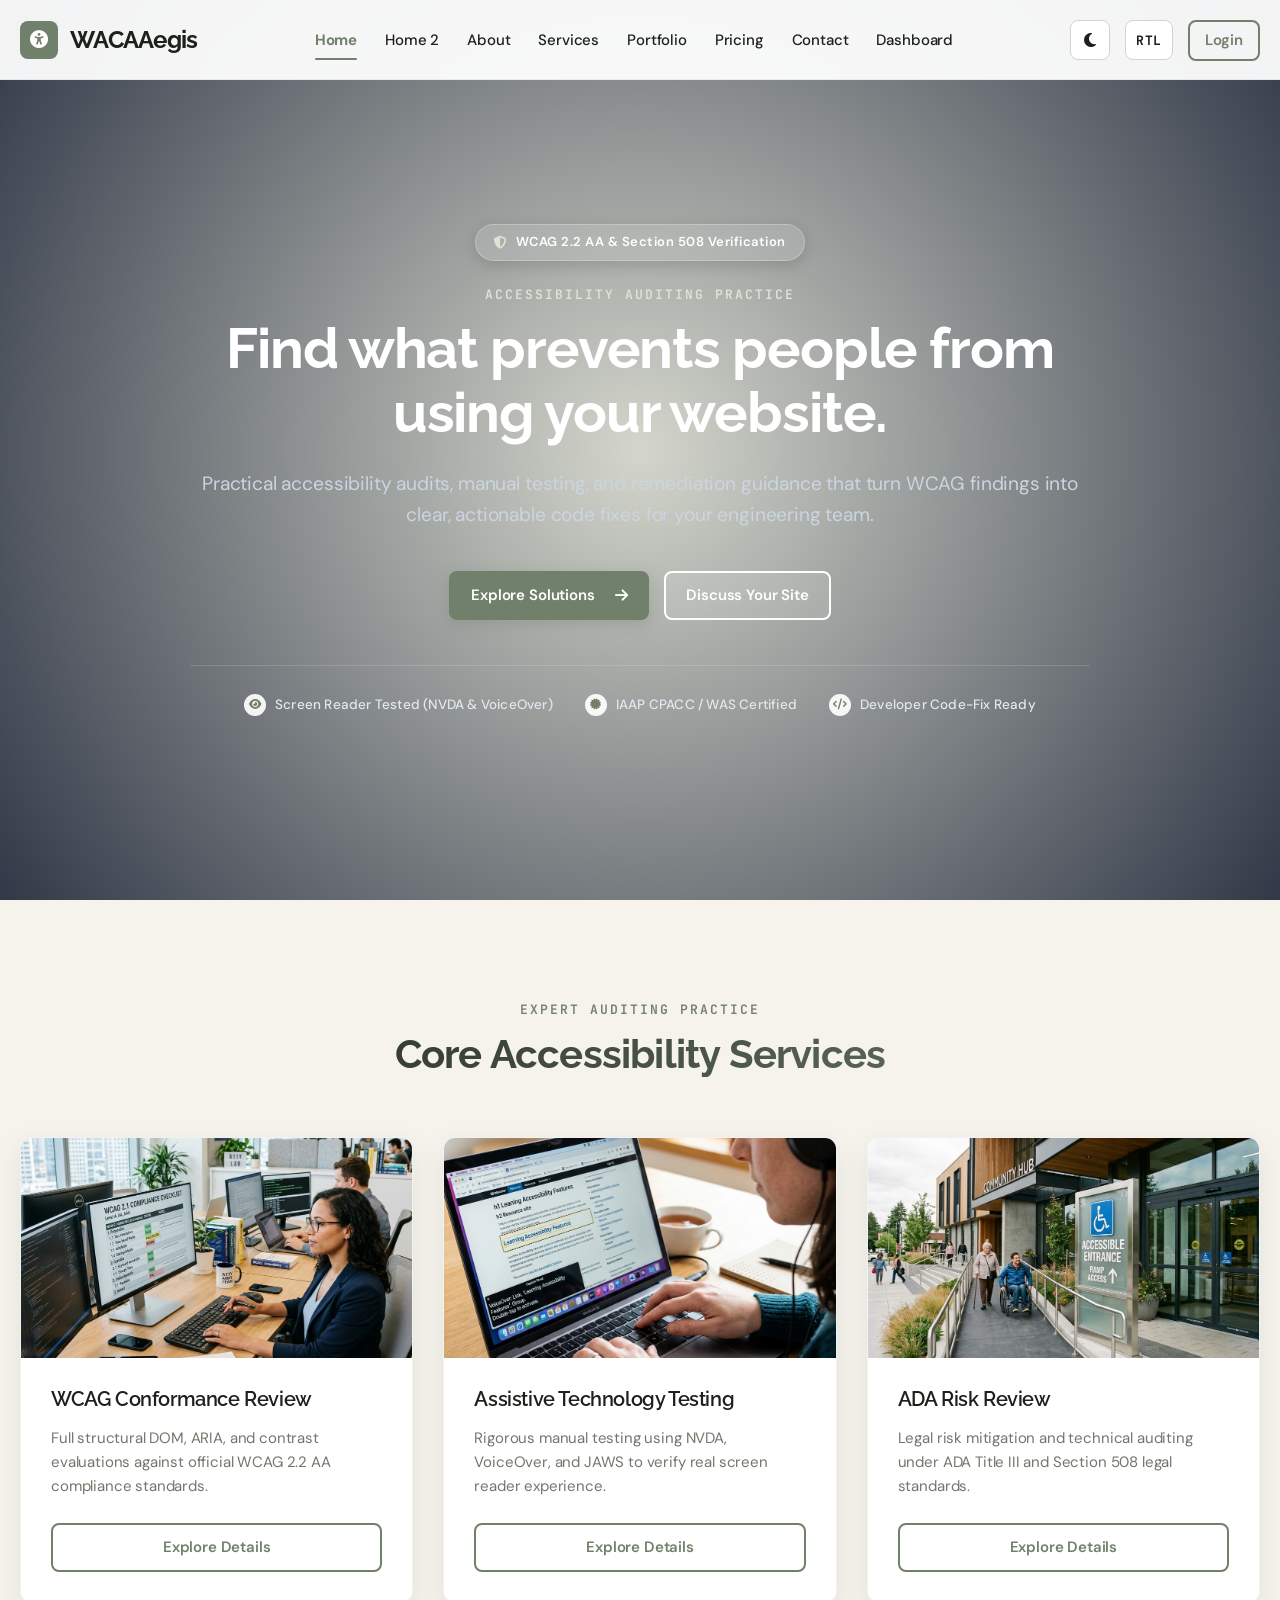
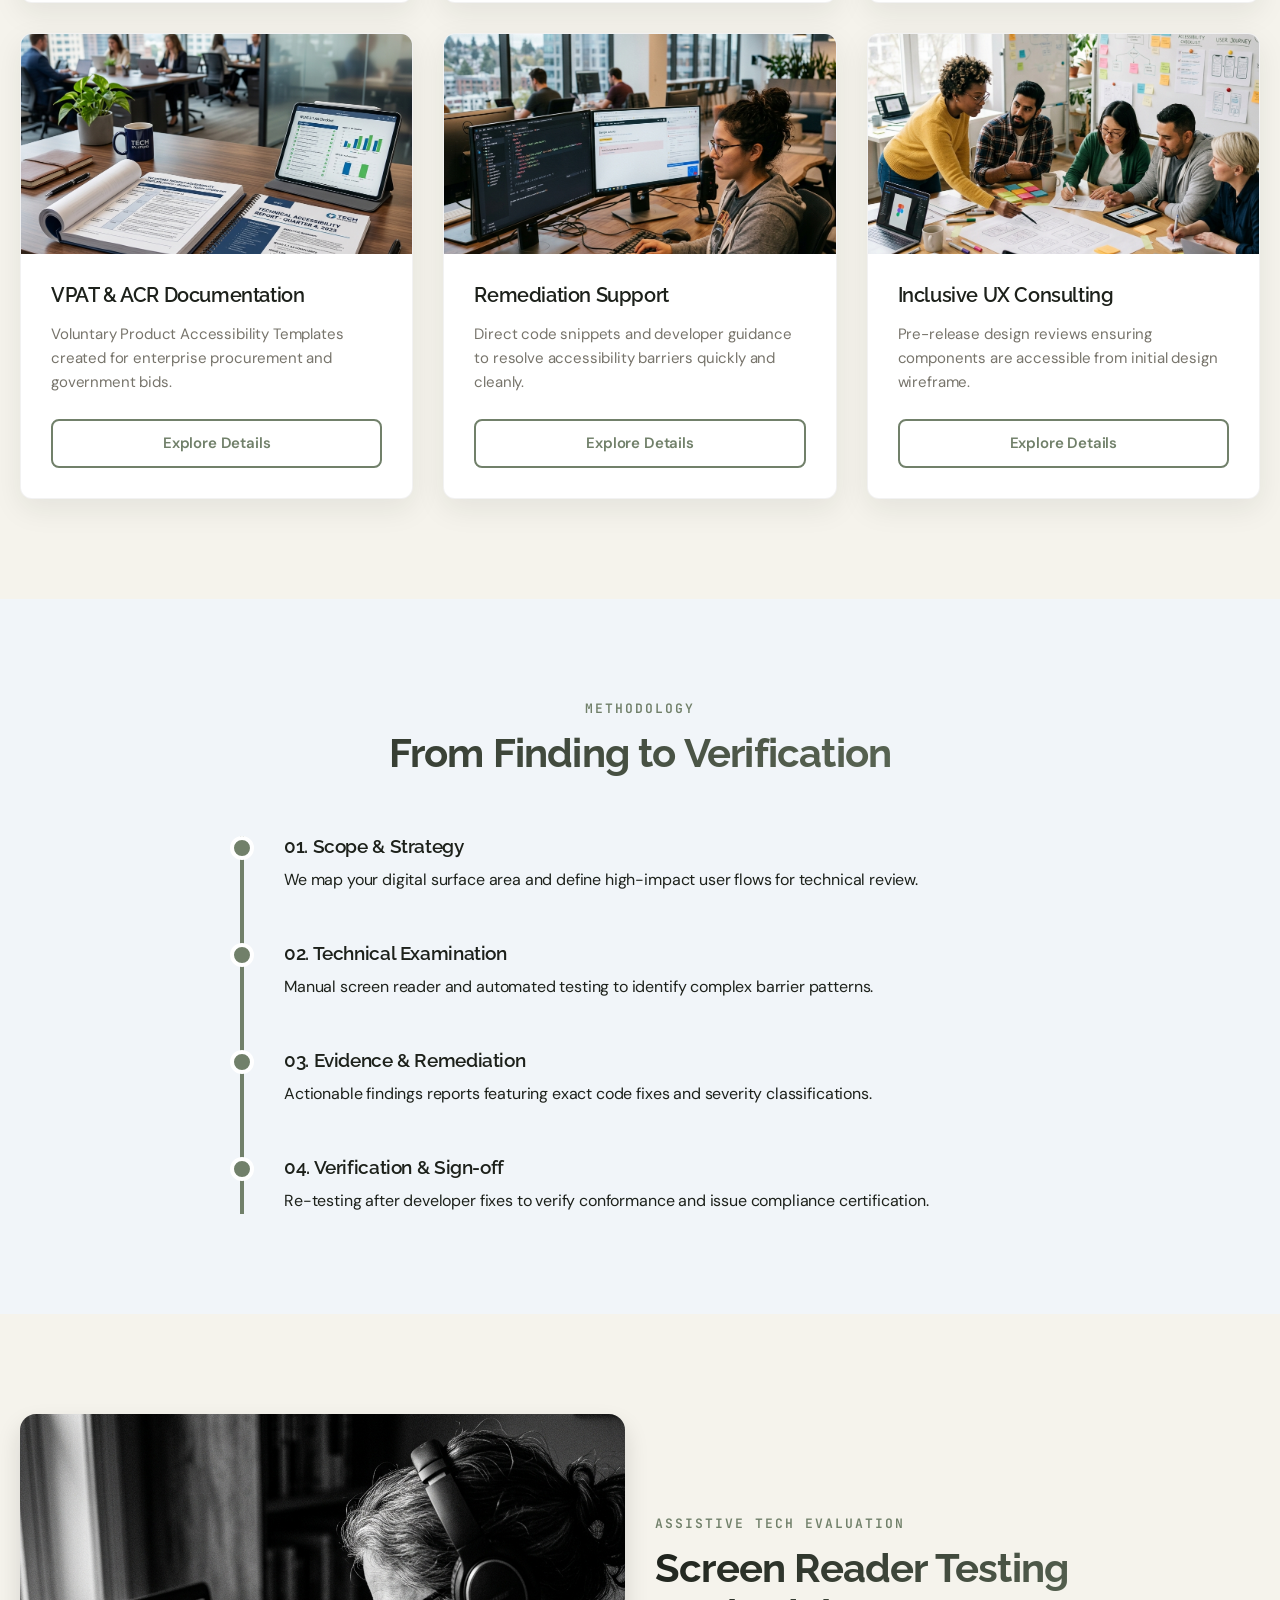
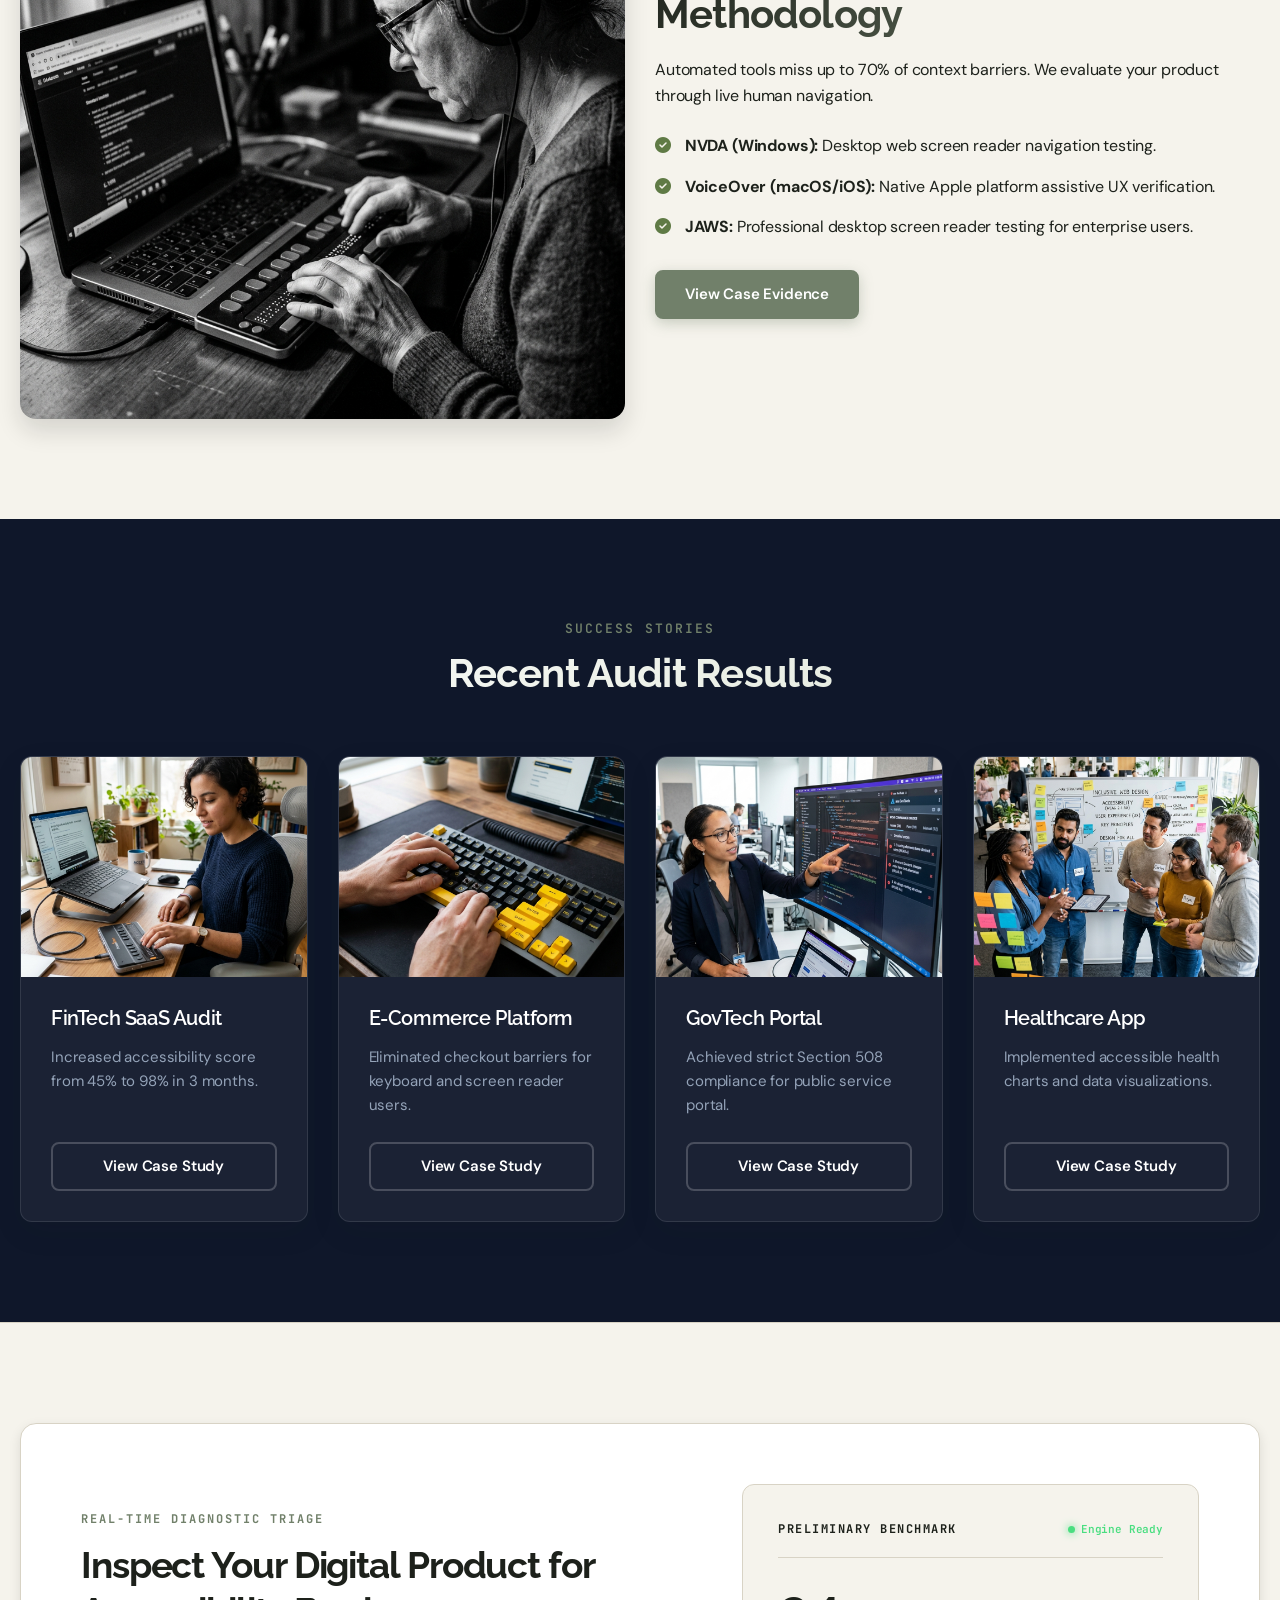
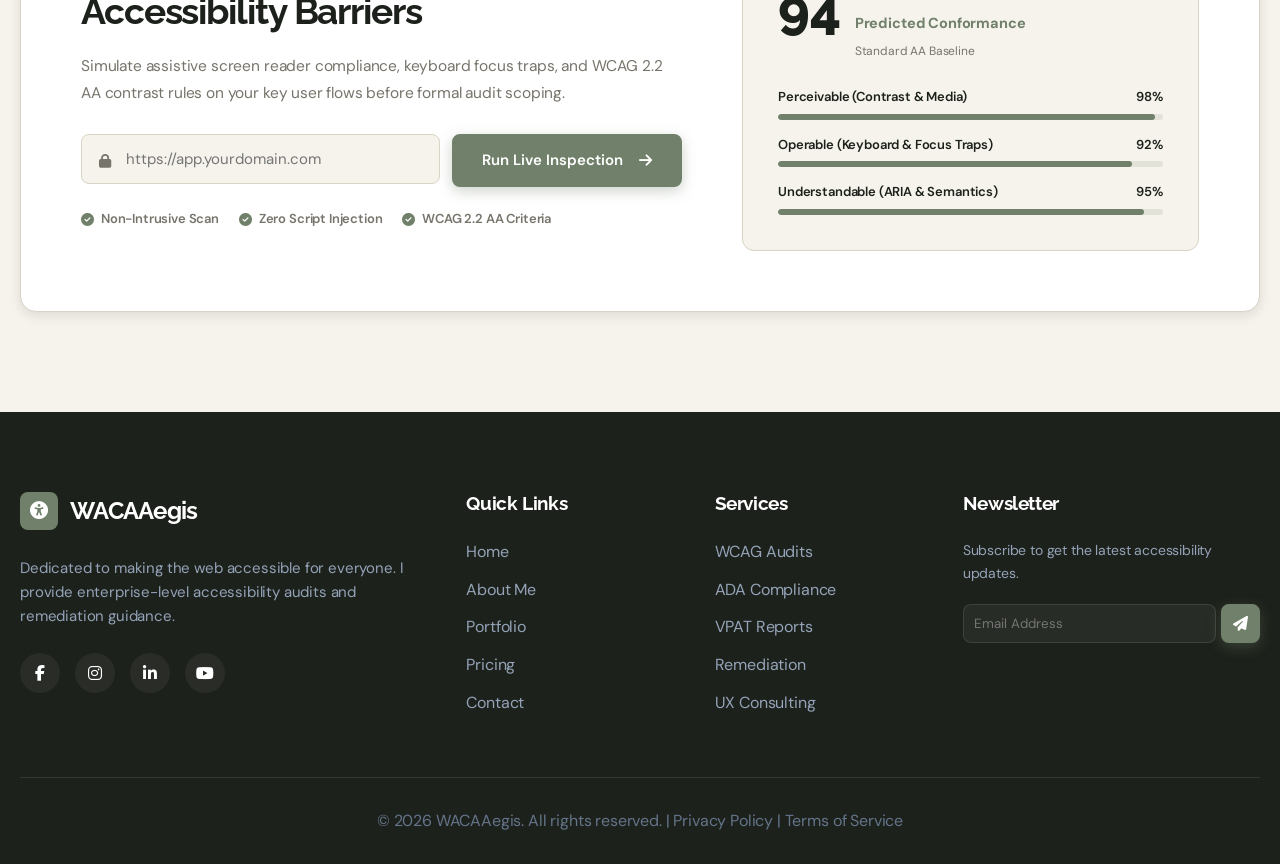
<file: index.html>
<!DOCTYPE html>
<html lang="en">

<head>
    <meta charset="UTF-8">
    <meta name="viewport" content="width=device-width, initial-scale=1.0">
    <link rel="icon" type="image/svg+xml" href="assets/images/favicon.svg">
    <title>Freelance Web Accessibility Auditor | WCAG Compliance Specialist</title>
    <meta name="description"
        content="Expert WCAG 2.1 AA accessibility audits, ADA compliance reviews, and inclusive UX consulting for enterprise businesses.">

    <!-- CSS -->
    <link rel="stylesheet" href="assets/css/style.css">
    <link rel="stylesheet" href="assets/css/dark-mode.css">
    <link rel="stylesheet" href="assets/css/rtl.css">

    <!-- Font Awesome -->
    <link rel="stylesheet" href="https://cdnjs.cloudflare.com/ajax/libs/font-awesome/6.4.0/css/all.min.css">
</head>

<body>
    <a href="#main-content" class="skip-link">Skip to main content</a>

    <!-- Header -->
    <header class="header">
        <div class="container">
            <nav class="nav">
                <a href="index.html" class="logo">
                    <i class="fas fa-universal-access"></i>
                    <span>WACAAegis</span>
                </a>

                <ul class="nav-links">
                    <li><a href="index.html" class="nav-link active">Home</a></li>
                    <li><a href="home-2.html" class="nav-link">Home 2</a></li>
                    <li><a href="about.html" class="nav-link">About</a></li>
                    <li><a href="services.html" class="nav-link">Services</a></li>
                    <li><a href="portfolio.html" class="nav-link">Portfolio</a></li>

                    <li><a href="pricing.html" class="nav-link">Pricing</a></li>
                    <li><a href="contact.html" class="nav-link">Contact</a></li>
                    <li><a href="dashboard.html" class="nav-link">Dashboard</a></li>
                    <li class="mobile-login">
                        <a href="login.html" class="btn btn-outline"
                            style="padding: 8px 15px; width: 100%; text-align: center;">Login</a>
                    </li>
                    <li class="mobile-toggle-wrapper">
                        <button class="theme-toggle" aria-label="Toggle theme" title="Toggle Theme"><i class="fas fa-moon"></i></button>
                        <button class="rtl-toggle" title="Toggle RTL/LTR">RTL</button>
                    </li>
                </ul>

                <div class="nav-actions">
                    <button class="theme-toggle" aria-label="Toggle theme" title="Toggle Theme"><i class="fas fa-moon"></i></button>
                    <button class="rtl-toggle" title="Toggle RTL/LTR">RTL</button>
                    <a href="login.html" class="btn btn-outline" style="padding: 8px 15px;">Login</a>
                    <div class="hamburger">
                        <span></span>
                        <span></span>
                        <span></span>
                    </div>
                </div>
            </nav>
        </div>
    </header>

    <main id="main-content">
        <!-- Section 1: Hero -->
        <section class="section hero hero-homepage"
            style="min-height: 100vh; padding: 120px 0 80px; display: flex; align-items: center; justify-content: center; box-sizing: border-box; background: radial-gradient(circle at center, rgba(113, 128, 106, 0.25) 0%, rgba(15, 23, 42, 0.85) 100%), url('https://images.unsplash.com/photo-1573164713988-8665fc963095?ixlib=rb-1.2.1&auto=format&fit=crop&w=1920&q=80') center/cover no-repeat; text-align: center; color: white;">
            <div class="container">
                <div data-reveal style="max-width: 900px; margin: 0 auto;">
                    <div class="hero-pill-badge">
                        <i class="fas fa-shield-halved"></i>
                        <span>WCAG 2.2 AA & Section 508 Verification</span>
                    </div>
                    <span class="section-subtitle" style="color: #DCE4D5;">ACCESSIBILITY AUDITING PRACTICE</span>
                    <h1 class="section-title hero-title" style="font-size: 3.5rem; margin-bottom: 25px; color: white;">
                        Find what prevents people from using your website.</h1>
                    <p style="font-size: 1.2rem; margin-bottom: 40px; color: #cbd5e1; line-height: 1.6;">
                        Practical accessibility audits, manual testing, and remediation guidance that turn WCAG findings
                        into clear, actionable code fixes for your engineering team.
                    </p>
                    <div class="hero-btns"
                        style="display: flex; gap: 20px; justify-content: center;">
                        <a href="services.html" class="btn btn-primary" style="padding: 15px 40px;">Explore Solutions <i
                                class="fas fa-arrow-right" style="margin-left: 10px;"></i></a>
                        <a href="contact.html" class="btn btn-outline-white"
                            style="padding: 15px 40px;">Discuss Your Site</a>
                    </div>

                    <!-- Trust Bar with Assistive Tech Indicators -->
                    <div class="hero-trust-bar">
                        <div class="trust-item"><i class="fas fa-eye"></i> <span>Screen Reader Tested (NVDA & VoiceOver)</span></div>
                        <div class="trust-item"><i class="fas fa-certificate"></i> <span>IAAP CPACC / WAS Certified</span></div>
                        <div class="trust-item"><i class="fas fa-code"></i> <span>Developer Code-Fix Ready</span></div>
                    </div>
                </div>
            </div>
        </section>

        <!-- Section 2: Services Grid (6 cards) -->
        <section class="section">
            <div class="container">
                <div class="text-center" style="margin-bottom: 60px;">
                    <span class="section-subtitle">EXPERT AUDITING PRACTICE</span>
                    <h2 class="section-title">Core Accessibility Services</h2>
                </div>
                <div class="grid grid-3">
                    <div class="card" data-reveal>
                        <img src="assets/images/wcag-audit.png" alt="WCAG 2.2 Audits" class="card-img-top">
                        <div class="card-content">
                            <h3 class="card-title">WCAG Conformance Review</h3>
                            <p class="card-text">Full structural DOM, ARIA, and contrast evaluations against official
                                WCAG 2.2 AA compliance standards.</p>
                            <div class="card-footer" style="padding: 0;">
                                <a href="services-details.html" class="btn btn-outline" style="width: 100%;">Explore
                                    Details</a>
                            </div>
                        </div>
                    </div>
                    <div class="card" data-reveal>
                        <img src="assets/images/screen-reader.png" alt="Assistive Technology Testing"
                            class="card-img-top">
                        <div class="card-content">
                            <h3 class="card-title">Assistive Technology Testing</h3>
                            <p class="card-text">Rigorous manual testing using NVDA, VoiceOver, and JAWS to verify real
                                screen reader experience.</p>
                            <div class="card-footer" style="padding: 0;">
                                <a href="services-details.html" class="btn btn-outline" style="width: 100%;">Explore
                                    Details</a>
                            </div>
                        </div>
                    </div>
                    <div class="card" data-reveal>
                        <img src="assets/images/ada-compliance.png" alt="ADA Risk Review" class="card-img-top">
                        <div class="card-content">
                            <h3 class="card-title">ADA Risk Review</h3>
                            <p class="card-text">Legal risk mitigation and technical auditing under ADA Title III and
                                Section 508 legal standards.</p>
                            <div class="card-footer" style="padding: 0;">
                                <a href="services-details.html" class="btn btn-outline" style="width: 100%;">Explore
                                    Details</a>
                            </div>
                        </div>
                    </div>
                    <div class="card" data-reveal>
                        <img src="assets/images/vpat-gen.png" alt="VPAT Documentation" class="card-img-top">
                        <div class="card-content">
                            <h3 class="card-title">VPAT & ACR Documentation</h3>
                            <p class="card-text">Voluntary Product Accessibility Templates created for enterprise
                                procurement and government bids.</p>
                            <div class="card-footer" style="padding: 0;">
                                <a href="services-details.html" class="btn btn-outline" style="width: 100%;">Explore
                                    Details</a>
                            </div>
                        </div>
                    </div>
                    <div class="card" data-reveal>
                        <img src="assets/images/remediation.png" alt="Remediation Support" class="card-img-top">
                        <div class="card-content">
                            <h3 class="card-title">Remediation Support</h3>
                            <p class="card-text">Direct code snippets and developer guidance to resolve accessibility
                                barriers quickly and cleanly.</p>
                            <div class="card-footer" style="padding: 0;">
                                <a href="services-details.html" class="btn btn-outline" style="width: 100%;">Explore
                                    Details</a>
                            </div>
                        </div>
                    </div>
                    <div class="card" data-reveal>
                        <img src="assets/images/inclusive-ux.png" alt="Inclusive UX Consulting" class="card-img-top">
                        <div class="card-content">
                            <h3 class="card-title">Inclusive UX Consulting</h3>
                            <p class="card-text">Pre-release design reviews ensuring components are accessible from
                                initial design wireframe.</p>
                            <div class="card-footer" style="padding: 0;">
                                <a href="services-details.html" class="btn btn-outline" style="width: 100%;">Explore
                                    Details</a>
                            </div>
                        </div>
                    </div>
                </div>
            </div>
        </section>

        <!-- Section 3: Process Timeline -->
        <section class="section" style="background-color: #f1f5f9;">
            <div class="container">
                <div class="text-center" style="margin-bottom: 60px;">
                    <span class="section-subtitle">METHODOLOGY</span>
                    <h2 class="section-title">From Finding to Verification</h2>
                </div>
                <div style="max-width: 800px; margin: 0 auto;">
                    <div style="border-left: 4px solid var(--primary); padding-left: 40px; position: relative;">
                        <div style="margin-bottom: 50px; position: relative;" data-reveal>
                            <span
                                style="position: absolute; left: -54px; top: 0; width: 24px; height: 24px; background: var(--primary); border-radius: 50%; border: 4px solid #fff;"></span>
                            <h3 style="margin-bottom: 10px;">01. Scope & Strategy</h3>
                            <p>We map your digital surface area and define high-impact user flows for technical review.
                            </p>
                        </div>
                        <div style="margin-bottom: 50px; position: relative;" data-reveal>
                            <span
                                style="position: absolute; left: -54px; top: 0; width: 24px; height: 24px; background: var(--primary); border-radius: 50%; border: 4px solid #fff;"></span>
                            <h3 style="margin-bottom: 10px;">02. Technical Examination</h3>
                            <p>Manual screen reader and automated testing to identify complex barrier patterns.</p>
                        </div>
                        <div style="margin-bottom: 50px; position: relative;" data-reveal>
                            <span
                                style="position: absolute; left: -54px; top: 0; width: 24px; height: 24px; background: var(--primary); border-radius: 50%; border: 4px solid #fff;"></span>
                            <h3 style="margin-bottom: 10px;">03. Evidence & Remediation</h3>
                            <p>Actionable findings reports featuring exact code fixes and severity classifications.</p>
                        </div>
                        <div style="position: relative;" data-reveal>
                            <span
                                style="position: absolute; left: -54px; top: 0; width: 24px; height: 24px; background: var(--primary); border-radius: 50%; border: 4px solid #fff;"></span>
                            <h3 style="margin-bottom: 10px;">04. Verification & Sign-off</h3>
                            <p>Re-testing after developer fixes to verify conformance and issue compliance
                                certification.</p>
                        </div>
                    </div>
                </div>
            </div>
        </section>

        <!-- Section 4: Screen Reader Showcase -->
        <section class="section">
            <div class="container">
                <div class="grid grid-2" style="align-items: center;">
                    <div data-reveal>
                        <img src="assets/images/screen_reader_testing.png" alt="Screen Reader Testing"
                            style="border-radius: var(--radius-lg); box-shadow: var(--shadow-lg); width: 100%;">
                    </div>
                    <div data-reveal>
                        <span class="section-subtitle">ASSISTIVE TECH EVALUATION</span>
                        <h2 class="section-title">Screen Reader Testing Methodology</h2>
                        <p style="margin-bottom: 25px;">Automated tools miss up to 70% of context barriers. We evaluate
                            your product through live human navigation.</p>
                        <ul style="margin-bottom: 30px;">
                            <li style="margin-bottom: 15px;"><i class="fas fa-check-circle"
                                    style="color: var(--success); margin-right: 10px;"></i> <strong>NVDA
                                    (Windows):</strong> Desktop web screen reader navigation testing.</li>
                            <li style="margin-bottom: 15px;"><i class="fas fa-check-circle"
                                    style="color: var(--success); margin-right: 10px;"></i> <strong>VoiceOver
                                    (macOS/iOS):</strong> Native Apple platform assistive UX verification.</li>
                            <li style="margin-bottom: 15px;"><i class="fas fa-check-circle"
                                    style="color: var(--success); margin-right: 10px;"></i> <strong>JAWS:</strong>
                                Professional desktop screen reader testing for enterprise users.</li>
                        </ul>
                        <a href="portfolio.html" class="btn btn-primary">View Case Evidence</a>
                    </div>
                </div>
            </div>
        </section>

        <!-- Section 5: Case Studies (4 cards) -->
        <section class="section" style="background-color: #0f172a; color: white;">
            <div class="container">
                <div class="text-center" style="margin-bottom: 60px;">
                    <span class="section-subtitle">Success Stories</span>
                    <h2 class="section-title"
                        style="background: linear-gradient(135deg, #fff, #DCE4D5); -webkit-background-clip: text; background-clip: text; -webkit-text-fill-color: transparent;">
                        Recent Audit Results</h2>
                </div>
                <div class="grid grid-4">
                    <div class="card"
                        style="background: rgba(255,255,255,0.05); border: 1px solid rgba(255,255,255,0.1);"
                        data-reveal>
                        <img src="assets/images/braille_user.png" alt="Case Study 1" class="card-img">
                        <div class="card-content">
                            <h3 class="card-title" style="color: white;">FinTech SaaS Audit</h3>
                            <p class="card-text" style="color: #94a3b8;">Increased accessibility score from 45% to 98%
                                in 3 months.</p>
                            <div class="card-footer" style="padding: 0;">
                                <a href="portfolio.html" class="btn btn-outline"
                                    style="width: 100%; border-color: rgba(255,255,255,0.2); color: white;">View Case
                                    Study</a>
                            </div>
                        </div>
                    </div>
                    <div class="card"
                        style="background: rgba(255,255,255,0.05); border: 1px solid rgba(255,255,255,0.1);"
                        data-reveal>
                        <img src="assets/images/keyboard_hands.png" alt="Case Study 2" class="card-img">
                        <div class="card-content">
                            <h3 class="card-title" style="color: white;">E-Commerce Platform</h3>
                            <p class="card-text" style="color: #94a3b8;">Eliminated checkout barriers for keyboard and
                                screen reader users.</p>
                            <div class="card-footer" style="padding: 0;">
                                <a href="portfolio.html" class="btn btn-outline"
                                    style="width: 100%; border-color: rgba(255,255,255,0.2); color: white;">View Case
                                    Study</a>
                            </div>
                        </div>
                    </div>
                    <div class="card"
                        style="background: rgba(255,255,255,0.05); border: 1px solid rgba(255,255,255,0.1);"
                        data-reveal>
                        <img src="assets/images/auditor_monitor.png" alt="Case Study 3" class="card-img">
                        <div class="card-content">
                            <h3 class="card-title" style="color: white;">GovTech Portal</h3>
                            <p class="card-text" style="color: #94a3b8;">Achieved strict Section 508 compliance for
                                public service portal.</p>
                            <div class="card-footer" style="padding: 0;">
                                <a href="portfolio.html" class="btn btn-outline"
                                    style="width: 100%; border-color: rgba(255,255,255,0.2); color: white;">View Case
                                    Study</a>
                            </div>
                        </div>
                    </div>
                    <div class="card"
                        style="background: rgba(255,255,255,0.05); border: 1px solid rgba(255,255,255,0.1);"
                        data-reveal>
                        <img src="assets/images/inclusive_team.png" alt="Case Study 4" class="card-img">
                        <div class="card-content">
                            <h3 class="card-title" style="color: white;">Healthcare App</h3>
                            <p class="card-text" style="color: #94a3b8;">Implemented accessible health charts and data
                                visualizations.</p>
                            <div class="card-footer" style="padding: 0;">
                                <a href="portfolio.html" class="btn btn-outline"
                                    style="width: 100%; border-color: rgba(255,255,255,0.2); color: white;">View Case
                                    Study</a>
                            </div>
                        </div>
                    </div>
                </div>
            </div>
        </section>

        <!-- Section 6: Real-Time WCAG Diagnostic Inspector -->
        <section class="home-inspection-section">
            <div class="container">
                <div class="inspection-card" data-reveal>
                    <div class="inspection-lead">
                        <span class="inspection-tag">REAL-TIME DIAGNOSTIC TRIAGE</span>
                        <h2 class="inspection-title">Inspect Your Digital Product for Accessibility Barriers</h2>
                        <p class="inspection-desc">
                            Simulate assistive screen reader compliance, keyboard focus traps, and WCAG 2.2 AA contrast rules on your key user flows before formal audit scoping.
                        </p>
                        <form class="inspection-form" id="inspection-form" onsubmit="event.preventDefault(); runDiagnosticTriage();">
                            <div class="inspection-input-wrap">
                                <i class="fas fa-lock"></i>
                                <input type="url" class="inspection-input" id="diagnostic-url" placeholder="https://app.yourdomain.com" required aria-label="Enter website URL for preliminary inspection">
                            </div>
                            <button type="submit" class="btn btn-primary" id="run-diagnostic-btn" style="white-space: nowrap; padding: 14px 28px;">
                                <span>Run Live Inspection</span>
                                <i class="fas fa-arrow-right" style="margin-left: 6px;"></i>
                            </button>
                        </form>
                        <div class="inspection-badges">
                            <span class="inspection-badge-item"><i class="fas fa-check-circle"></i> Non-Intrusive Scan</span>
                            <span class="inspection-badge-item"><i class="fas fa-check-circle"></i> Zero Script Injection</span>
                            <span class="inspection-badge-item"><i class="fas fa-check-circle"></i> WCAG 2.2 AA Criteria</span>
                        </div>
                    </div>
                    <div class="telemetry-box" id="telemetry-preview">
                        <div class="telemetry-header">
                            <span class="telemetry-title">Preliminary Benchmark</span>
                            <span class="telemetry-live" id="telemetry-status-text">Engine Ready</span>
                        </div>
                        <div class="telemetry-score-row">
                            <div class="telemetry-score-big" id="telemetry-score-num">94</div>
                            <div>
                                <div class="telemetry-score-label">Predicted Conformance</div>
                                <span style="font-size: 12px; color: var(--text-muted);">Standard AA Baseline</span>
                            </div>
                        </div>
                        <div class="telemetry-bars">
                            <div class="telemetry-bar-item">
                                <div class="telemetry-bar-info">
                                    <span>Perceivable (Contrast & Media)</span>
                                    <span id="score-perceivable">98%</span>
                                </div>
                                <div class="telemetry-bar-track">
                                    <div class="telemetry-bar-fill" id="bar-perceivable" style="width: 98%;"></div>
                                </div>
                            </div>
                            <div class="telemetry-bar-item">
                                <div class="telemetry-bar-info">
                                    <span>Operable (Keyboard & Focus Traps)</span>
                                    <span id="score-operable">92%</span>
                                </div>
                                <div class="telemetry-bar-track">
                                    <div class="telemetry-bar-fill" id="bar-operable" style="width: 92%;"></div>
                                </div>
                            </div>
                            <div class="telemetry-bar-item">
                                <div class="telemetry-bar-info">
                                    <span>Understandable (ARIA & Semantics)</span>
                                    <span id="score-understandable">95%</span>
                                </div>
                                <div class="telemetry-bar-track">
                                    <div class="telemetry-bar-fill" id="bar-understandable" style="width: 95%;"></div>
                                </div>
                            </div>
                        </div>
                    </div>
                </div>
            </div>
        </section>
    </main>

    <!-- Footer -->
    <footer class="footer">
        <div class="container">
            <div class="footer-grid">
                <div class="footer-about">
                    <a href="index.html" class="logo" style="margin-bottom: 25px;">
                        <i class="fas fa-universal-access"></i>
                        <span>WACAAegis</span>
                    </a>
                    <p>Dedicated to making the web accessible for everyone. I provide enterprise-level accessibility
                        audits and remediation guidance.</p>
                    <div class="social-links">
                        <a href="#" class="social-link"><i class="fab fa-facebook-f"></i></a>
                        <a href="#" class="social-link"><i class="fab fa-instagram"></i></a>
                        <a href="#" class="social-link"><i class="fab fa-linkedin-in"></i></a>
                        <a href="#" class="social-link"><i class="fab fa-youtube"></i></a>
                    </div>
                </div>
                <div>
                    <h4 class="footer-title">Quick Links</h4>
                    <ul class="footer-links">
                        <li><a href="index.html">Home</a></li>

                        <li><a href="about.html">About Me</a></li>
                        <li><a href="portfolio.html">Portfolio</a></li>

                        <li><a href="pricing.html">Pricing</a></li>
                        <li><a href="contact.html">Contact</a></li>

                    </ul>
                </div>
                <div>
                    <h4 class="footer-title">Services</h4>
                    <ul class="footer-links">
                        <li><a href="services-details.html">WCAG Audits</a></li>
                        <li><a href="services-details.html">ADA Compliance</a></li>
                        <li><a href="services-details.html">VPAT Reports</a></li>
                        <li><a href="services-details.html">Remediation</a></li>
                        <li><a href="services-details.html">UX Consulting</a></li>
                    </ul>
                </div>
                <div>
                    <h4 class="footer-title">Newsletter</h4>
                    <p style="color: #94a3b8; font-size: 14px; margin-bottom: 20px;">Subscribe to get the latest
                        accessibility updates.</p>
                    <form style="display: flex; gap: 5px;">
                        <input type="email" placeholder="Email Address"
                            style="padding: 10px; border-radius: var(--radius-sm); flex-grow: 1; background: rgba(255,255,255,0.05); color: white; border: 1px solid rgba(255,255,255,0.1);"
                            required id="footer-email">
                        <button type="submit" class="btn btn-primary" style="padding: 10px;"><i
                                class="fas fa-paper-plane"></i></button>
                    </form>
                </div>
            </div>
            <div class="footer-bottom">
                <p>&copy; 2026 WACAAegis. All rights reserved. | <a href="coming-soon.html">Privacy Policy</a> | <a
                        href="coming-soon.html">Terms of Service</a></p>
            </div>
        </div>
    </footer>

    <!-- Scripts -->
    <script src="assets/js/main.js"></script>
    <script src="assets/js/accessibility.js"></script>

    <button id="back-to-top" class="back-to-top" title="Back to Top" aria-label="Back to Top"><i
            class="fas fa-arrow-up"></i></button>
</body>

</html>
</file>
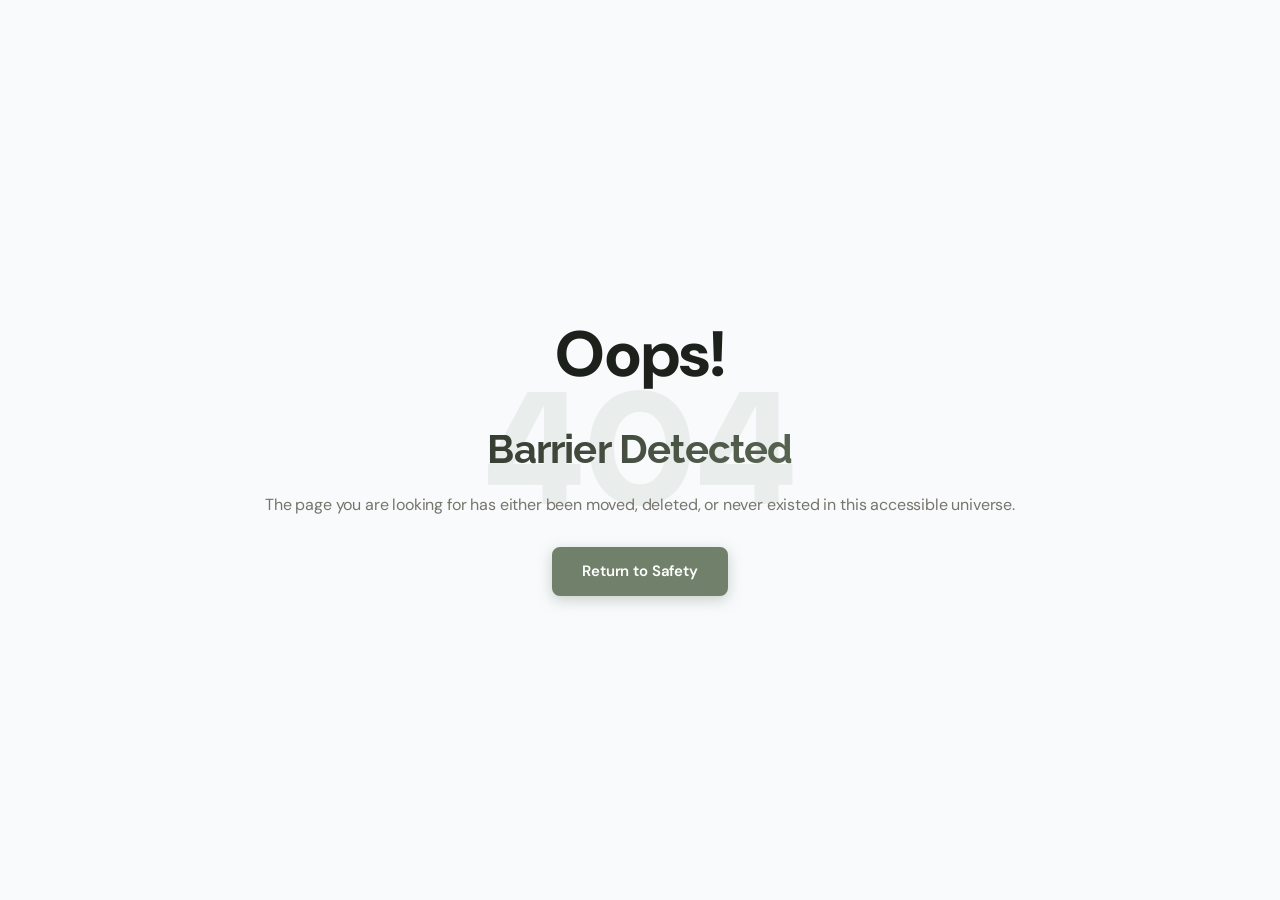
<file: 404-error.html>
<!DOCTYPE html>
<html lang="en">
<head>
    <meta charset="UTF-8">
    <meta name="viewport" content="width=device-width, initial-scale=1.0">
    <link rel="icon" type="image/svg+xml" href="assets/images/favicon.svg">
    <title>404 - Page Not Found | WACAAegis</title>
    <link rel="stylesheet" href="assets/css/style.css">
    <link rel="stylesheet" href="assets/css/dark-mode.css">
    <link rel="stylesheet" href="assets/css/rtl.css">
    <link rel="stylesheet" href="https://cdnjs.cloudflare.com/ajax/libs/font-awesome/6.4.0/css/all.min.css">
    <style>
        .error-page { min-height: 100vh; display: flex; align-items: center; justify-content: center; text-align: center; padding: 20px; background: #f8fafc; }
        .error-code { font-size: 10rem; font-weight: 900; line-height: 1; color: var(--primary); opacity: 0.1; position: absolute; z-index: 1; }
        .error-content { position: relative; z-index: 2; }
        @keyframes float { 0%, 100% { transform: translateY(0); } 50% { transform: translateY(-20px); } }
        .animated-404 { animation: float 4s ease-in-out infinite; font-size: 4rem; font-weight: 800; margin-bottom: 20px; }
    </style>
</head>
<body>
    <div class="error-page">
        <div class="error-code">404</div>
        <div class="error-content" data-reveal>
            <div class="animated-404">Oops!</div>
            <h1 class="section-title">Barrier Detected</h1>
            <p style="margin-bottom: 30px; color: var(--text-muted);">The page you are looking for has either been moved, deleted, or never existed in this accessible universe.</p>
            <a href="index.html" class="btn btn-primary">Return to Safety</a>
        </div>
    </div>
    <script src="assets/js/main.js"></script>
    <script src="assets/js/accessibility.js"></script>

    <button id="back-to-top" class="back-to-top" title="Back to Top" aria-label="Back to Top"><i class="fas fa-arrow-up"></i></button>
</body>
</html>
</file>
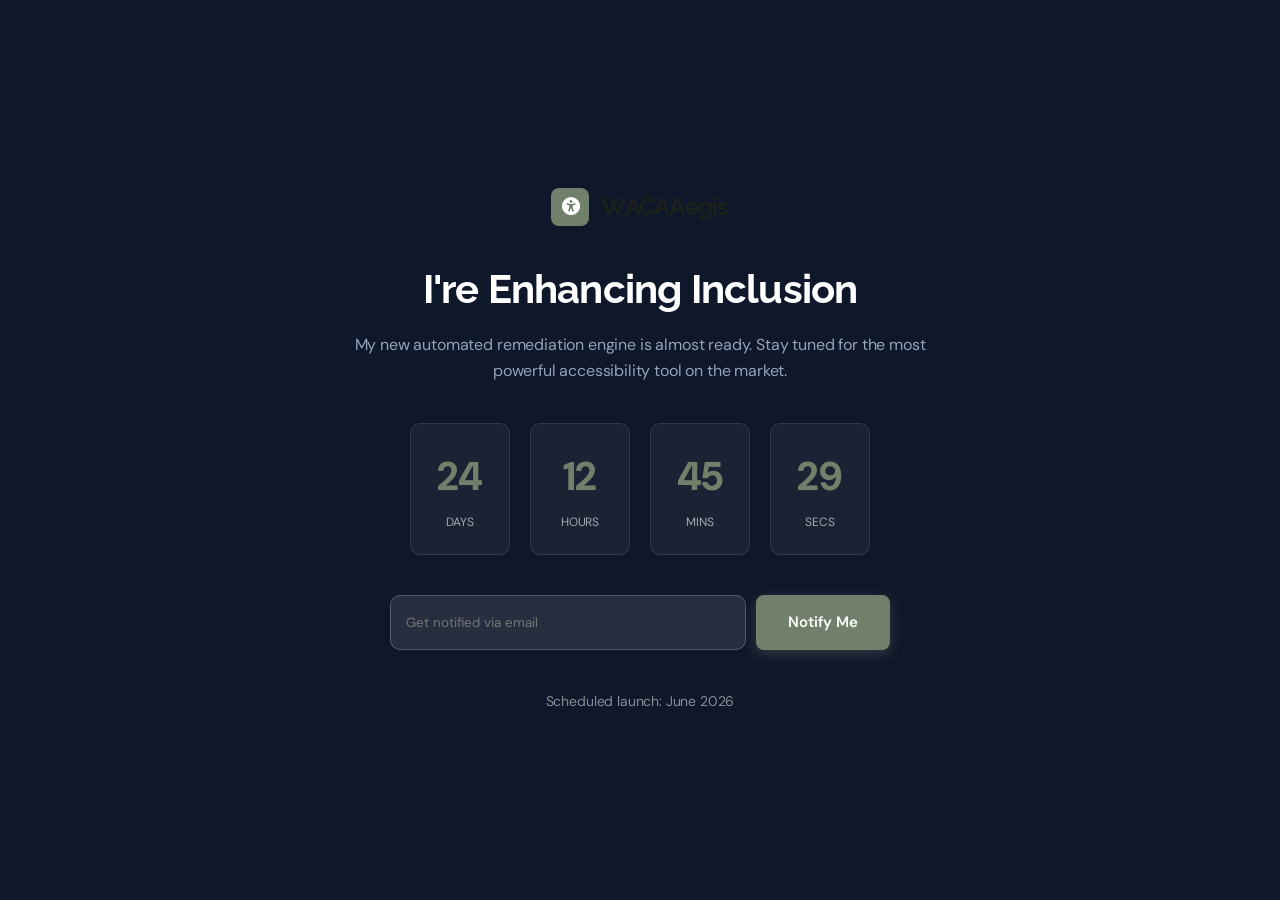
<file: coming-soon.html>
<!DOCTYPE html>
<html lang="en">
<head>
    <meta charset="UTF-8">
    <meta name="viewport" content="width=device-width, initial-scale=1.0">
    <link rel="icon" type="image/svg+xml" href="assets/images/favicon.svg">
    <title>Coming Soon | WACAAegis</title>
    <link rel="stylesheet" href="assets/css/style.css">
    <link rel="stylesheet" href="assets/css/dark-mode.css">
    <link rel="stylesheet" href="assets/css/rtl.css">
    <link rel="stylesheet" href="https://cdnjs.cloudflare.com/ajax/libs/font-awesome/6.4.0/css/all.min.css">
    <style>
        .coming-soon { min-height: 100vh; display: flex; align-items: center; justify-content: center; background: #0f172a; color: white; text-align: center; overflow: hidden; position: relative; }
        .countdown { display: flex; gap: 20px; justify-content: center; margin: 40px 0; }
        .count-box { background: rgba(255,255,255,0.05); padding: 20px; border-radius: 10px; min-width: 100px; border: 1px solid rgba(255,255,255,0.1); }
        .count-num { font-size: 2.5rem; font-weight: 800; display: block; color: var(--primary); }
        .count-label { font-size: 12px; text-transform: uppercase; opacity: 0.6; }
    </style>
</head>
<body>
    <div class="coming-soon">
        <div data-reveal>
            <a href="index.html" class="logo" style="margin-bottom: 40px; justify-content: center;">
                <i class="fas fa-universal-access"></i>
                <span>WACAAegis</span>
            </a>
            <h1 class="section-title" style="color: #ffffff !important; -webkit-text-fill-color: #ffffff !important; background: none !important;">I're Enhancing Inclusion</h1>
            <p style="color: #94a3b8; max-width: 600px; margin: 0 auto;">My new automated remediation engine is almost ready. Stay tuned for the most powerful accessibility tool on the market.</p>
            
            <div class="countdown">
                <div class="count-box">
                    <span class="count-num" id="days">24</span>
                    <span class="count-label">Days</span>
                </div>
                <div class="count-box">
                    <span class="count-num" id="hours">12</span>
                    <span class="count-label">Hours</span>
                </div>
                <div class="count-box">
                    <span class="count-num" id="minutes">45</span>
                    <span class="count-label">Mins</span>
                </div>
                <div class="count-box">
                    <span class="count-num" id="seconds">30</span>
                    <span class="count-label">Secs</span>
                </div>
            </div>

            <form style="max-width: 500px; margin: 0 auto; display: flex; gap: 10px;">
                <input type="email" placeholder="Get notified via email" style="flex-grow: 1; padding: 15px; border-radius: 10px; background: rgba(255,255,255,0.1); border: 1px solid rgba(255,255,255,0.2); color: white;" required>
                <button type="submit" class="btn btn-primary" style="padding: 15px 30px;">Notify Me</button>
            </form>
            
            <p style="margin-top: 40px; font-size: 14px; opacity: 0.5;">Scheduled launch: June 2026</p>
        </div>
    </div>

    <script src="assets/js/main.js"></script>
    <script>
        // Simple Countdown logic
        let d = 24, h = 12, m = 45, s = 30;
        setInterval(() => {
            s--;
            if(s < 0) { s = 59; m--; }
            if(m < 0) { m = 59; h--; }
            if(h < 0) { h = 23; d--; }
            document.getElementById('days').innerText = d;
            document.getElementById('hours').innerText = h;
            document.getElementById('minutes').innerText = m;
            document.getElementById('seconds').innerText = s;
        }, 1000);
    </script>

    <button id="back-to-top" class="back-to-top" title="Back to Top" aria-label="Back to Top"><i class="fas fa-arrow-up"></i></button>
</body>
</html>
</file>
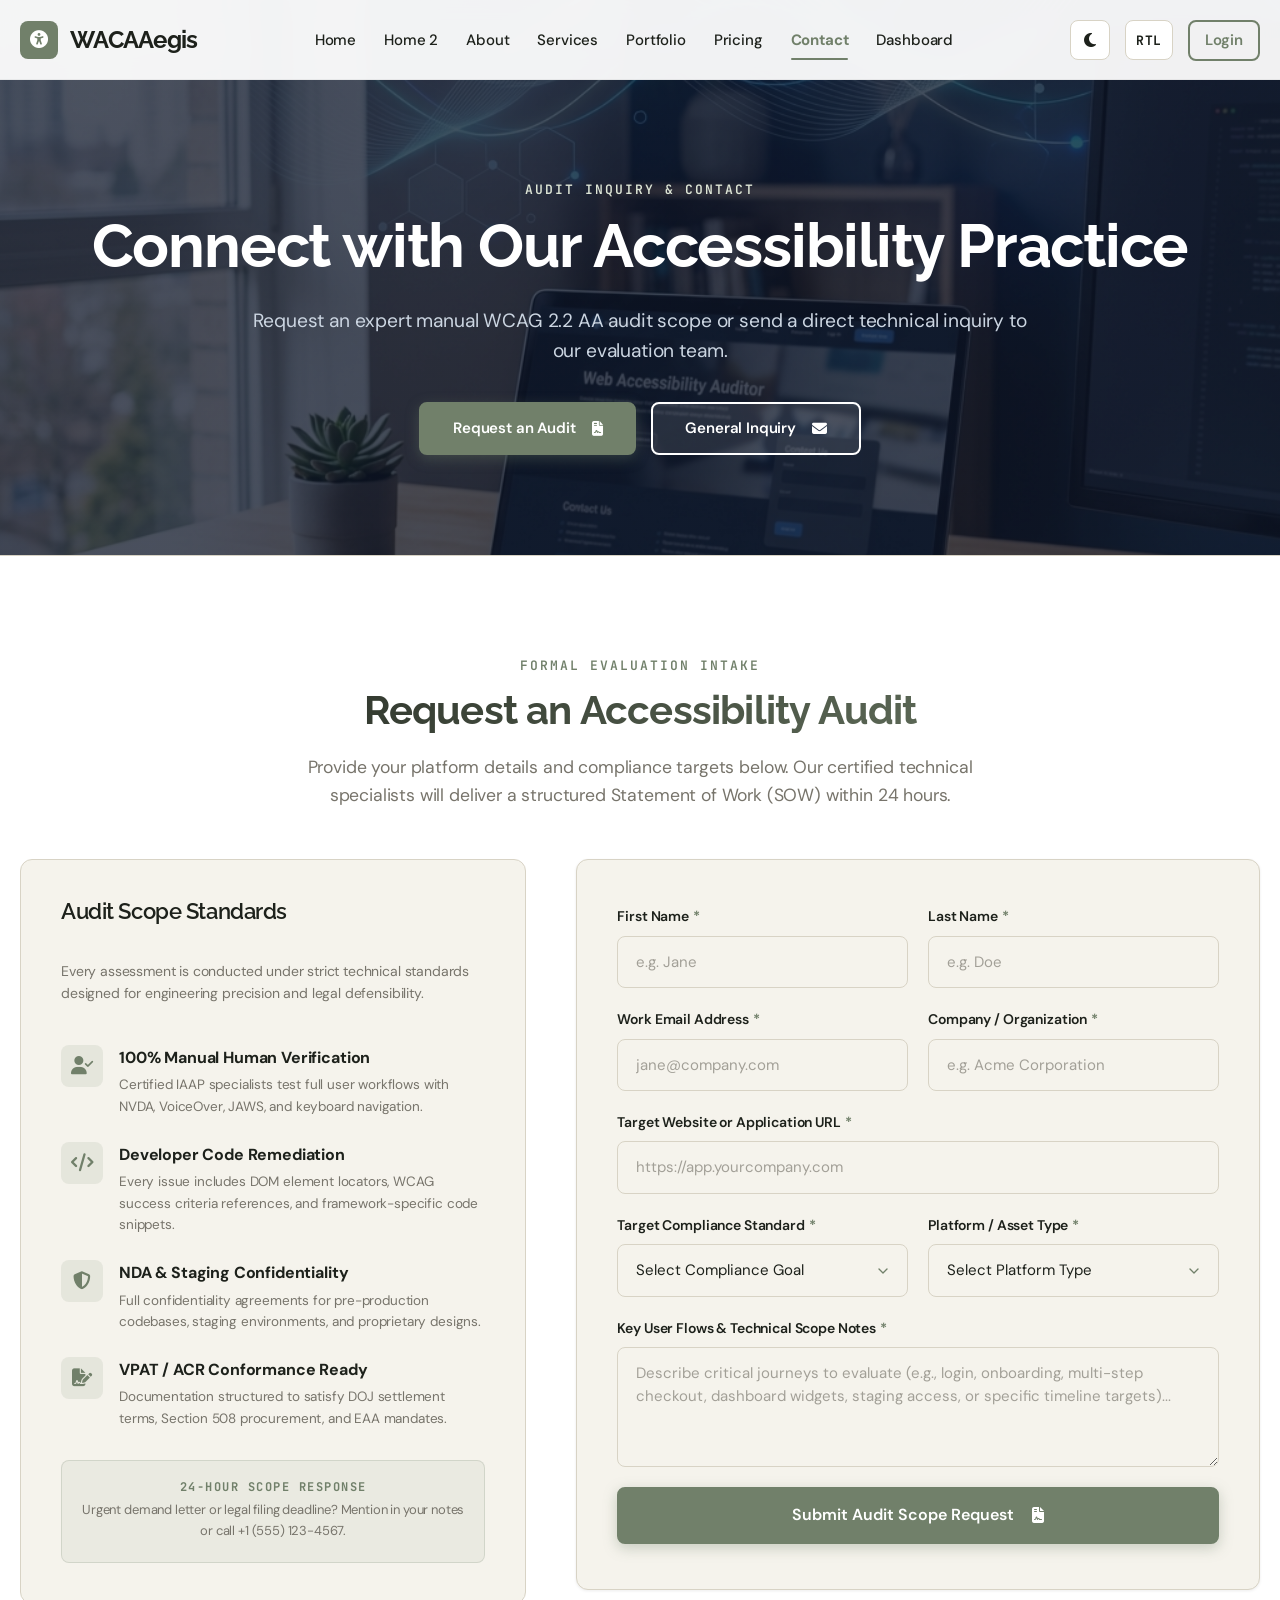
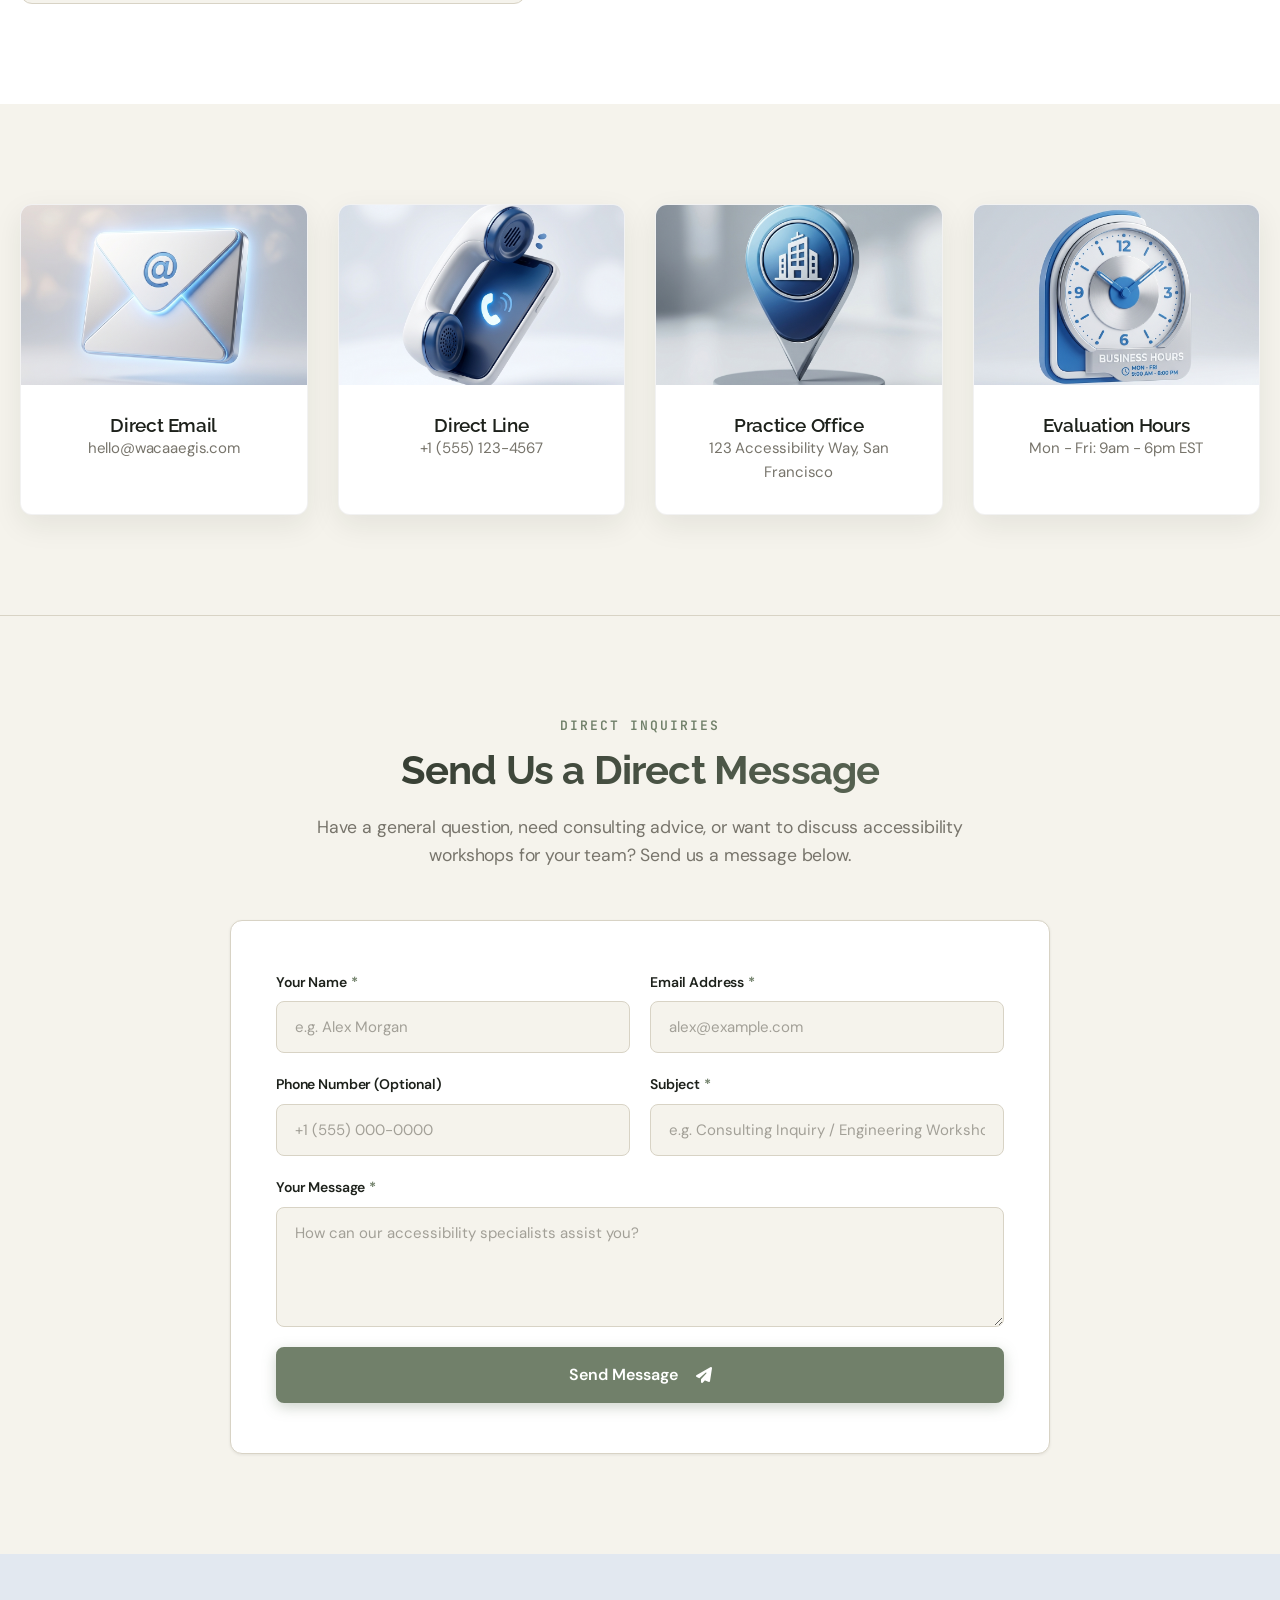
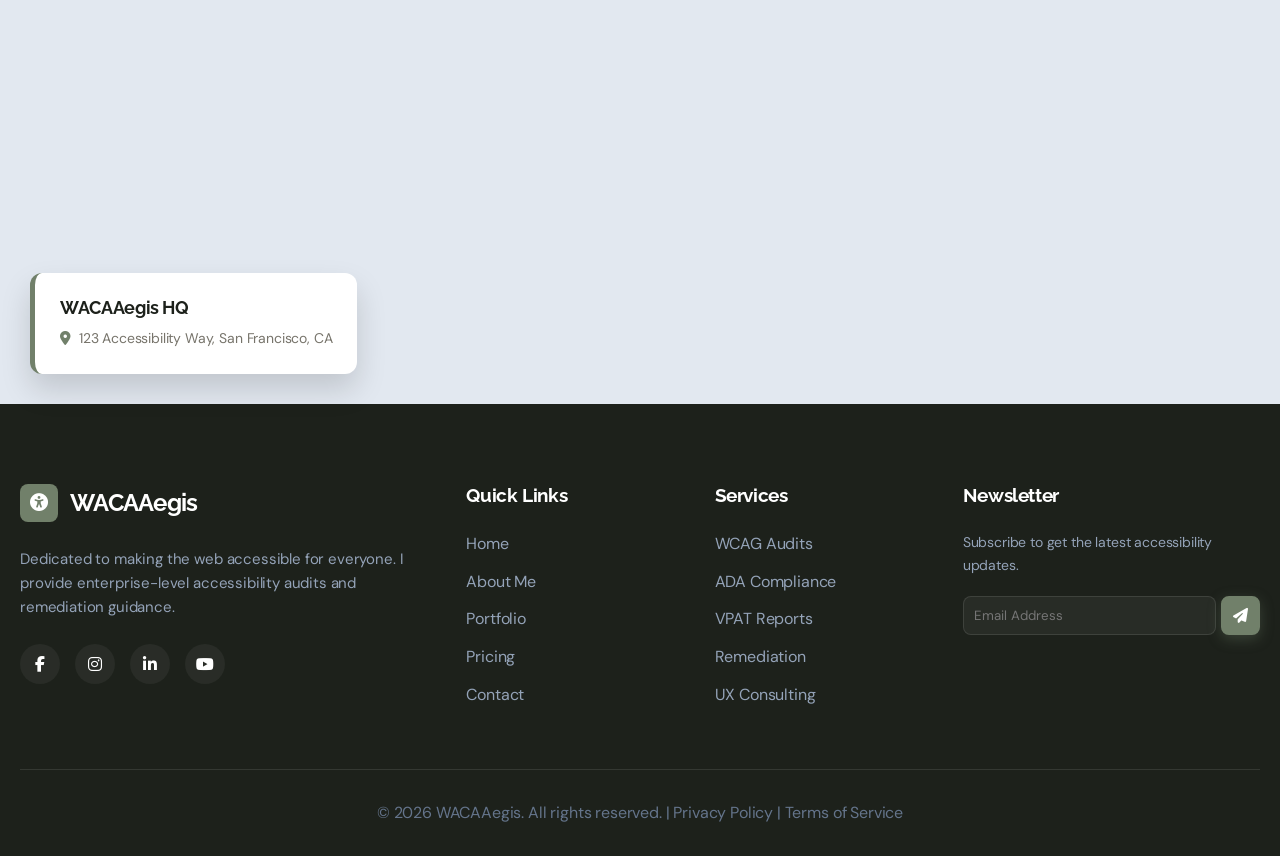
<file: contact.html>
<!DOCTYPE html>
<html lang="en">

<head>
    <meta charset="UTF-8">
    <meta name="viewport" content="width=device-width, initial-scale=1.0">
    <link rel="icon" type="image/svg+xml" href="assets/images/favicon.svg">
    <title>Contact | Get Your Accessibility Audit Started</title>
    <link rel="stylesheet" href="assets/css/style.css">
    <link rel="stylesheet" href="assets/css/dark-mode.css">
    <link rel="stylesheet" href="assets/css/rtl.css">
    <link rel="stylesheet" href="https://cdnjs.cloudflare.com/ajax/libs/font-awesome/6.4.0/css/all.min.css">
</head>

<body>
    <header class="header">
        <div class="container">
            <nav class="nav">
                <a href="index.html" class="logo"><i class="fas fa-universal-access"></i><span>WACAAegis</span></a>
                <ul class="nav-links">
                    <li><a href="index.html" class="nav-link">Home</a></li>
                    <li><a href="home-2.html" class="nav-link">Home 2</a></li>
                    <li><a href="about.html" class="nav-link">About</a></li>
                    <li><a href="services.html" class="nav-link">Services</a></li>
                    <li><a href="portfolio.html" class="nav-link">Portfolio</a></li>

                    <li><a href="pricing.html" class="nav-link">Pricing</a></li>
                    <li><a href="contact.html" class="nav-link active">Contact</a></li>
                    <li><a href="dashboard.html" class="nav-link">Dashboard</a></li>
                    <li class="mobile-login">
                        <a href="login.html" class="btn btn-outline"
                            style="padding: 8px 15px; width: 100%; text-align: center;">Login</a>
                    </li>
                    <li class="mobile-toggle-wrapper">
                        <button class="theme-toggle" aria-label="Toggle theme" title="Toggle Theme"><i class="fas fa-moon"></i></button>
                        <button class="rtl-toggle" title="Toggle RTL/LTR">RTL</button>
                    </li>
                </ul>
                <div class="nav-actions">
                    <button class="theme-toggle" aria-label="Toggle theme" title="Toggle Theme"><i class="fas fa-moon"></i></button>
                    <button class="rtl-toggle" title="Toggle RTL/LTR">RTL</button>
                    <a href="login.html" class="btn btn-outline" style="padding: 8px 15px;">Login</a>
                    <div class="hamburger"><span></span><span></span><span></span></div>
                </div>
            </nav>
        </div>
    </header>

    <main id="main-content">
        <!-- Section 1: Contact Hero -->
        <section class="section page-hero"
            style="min-height: 480px; padding: 180px 0 100px; display: flex; align-items: center; justify-content: center; box-sizing: border-box; background: linear-gradient(rgba(15, 23, 42, 0.75), rgba(15, 23, 42, 0.75)), url('assets/images/contact-hero.png') center/cover no-repeat; color: white; text-align: center;">
            <div class="container" data-reveal>
                <span class="section-subtitle" style="color: #DCE4D5;">AUDIT INQUIRY & CONTACT</span>
                <h1 class="section-title hero-title" style="color: white; font-size: 3.8rem; margin-bottom: 25px;">Connect with Our Accessibility Practice</h1>
                <p style="max-width: 800px; margin: 0 auto; color: #cbd5e1; font-size: 1.2rem; line-height: 1.6;">
                    Request an expert manual WCAG 2.2 AA audit scope or send a direct technical inquiry to our evaluation team.
                </p>
                <div style="display: flex; gap: 15px; justify-content: center; margin-top: 35px; flex-wrap: wrap;">
                    <a href="#request-audit" class="btn btn-primary" style="padding: 14px 32px;">Request an Audit <i class="fas fa-file-contract" style="margin-left: 6px;"></i></a>
                    <a href="#contact-form" class="btn btn-outline-white" style="padding: 14px 32px;">General Inquiry <i class="fas fa-envelope" style="margin-left: 6px;"></i></a>
                </div>
            </div>
        </section>

        <!-- Section 2: Dedicated Request an Audit Section -->
        <section class="audit-request-section" id="request-audit">
            <div class="container">
                <div class="text-center" style="margin-bottom: 50px;" data-reveal>
                    <span class="section-subtitle">FORMAL EVALUATION INTAKE</span>
                    <h2 class="section-title">Request an Accessibility Audit</h2>
                    <p style="color: var(--text-muted); max-width: 700px; margin: 0 auto; font-size: 1.1rem; line-height: 1.6;">
                        Provide your platform details and compliance targets below. Our certified technical specialists will deliver a structured Statement of Work (SOW) within 24 hours.
                    </p>
                </div>

                <div class="audit-scoping-grid">
                    <!-- Left Sidebar: Scoping Guidelines & Commitments -->
                    <div class="audit-scoping-sidebar" data-reveal="left">
                        <h3 style="font-size: 1.35rem; color: var(--text-heading); margin-bottom: 5px;">Audit Scope Standards</h3>
                        <p style="font-size: 14px; color: var(--text-muted); line-height: 1.6; margin-bottom: 10px;">
                            Every assessment is conducted under strict technical standards designed for engineering precision and legal defensibility.
                        </p>

                        <ul class="scoping-commitment-list">
                            <li class="scoping-commitment-item">
                                <div class="scoping-commitment-icon">
                                    <i class="fas fa-user-check"></i>
                                </div>
                                <div>
                                    <div class="scoping-commitment-title">100% Manual Human Verification</div>
                                    <p class="scoping-commitment-desc">Certified IAAP specialists test full user workflows with NVDA, VoiceOver, JAWS, and keyboard navigation.</p>
                                </div>
                            </li>
                            <li class="scoping-commitment-item">
                                <div class="scoping-commitment-icon">
                                    <i class="fas fa-code"></i>
                                </div>
                                <div>
                                    <div class="scoping-commitment-title">Developer Code Remediation</div>
                                    <p class="scoping-commitment-desc">Every issue includes DOM element locators, WCAG success criteria references, and framework-specific code snippets.</p>
                                </div>
                            </li>
                            <li class="scoping-commitment-item">
                                <div class="scoping-commitment-icon">
                                    <i class="fas fa-shield-alt"></i>
                                </div>
                                <div>
                                    <div class="scoping-commitment-title">NDA & Staging Confidentiality</div>
                                    <p class="scoping-commitment-desc">Full confidentiality agreements for pre-production codebases, staging environments, and proprietary designs.</p>
                                </div>
                            </li>
                            <li class="scoping-commitment-item">
                                <div class="scoping-commitment-icon">
                                    <i class="fas fa-file-signature"></i>
                                </div>
                                <div>
                                    <div class="scoping-commitment-title">VPAT / ACR Conformance Ready</div>
                                    <p class="scoping-commitment-desc">Documentation structured to satisfy DOJ settlement terms, Section 508 procurement, and EAA mandates.</p>
                                </div>
                            </li>
                        </ul>

                        <div class="audit-sla-banner">
                            <h4>24-Hour Scope Response</h4>
                            <p>Urgent demand letter or legal filing deadline? Mention in your notes or call +1 (555) 123-4567.</p>
                        </div>
                    </div>

                    <!-- Right Card: Dedicated Audit Scope Request Form -->
                    <div class="audit-request-card" data-reveal="right">
                        <form id="audit-scope-form" onsubmit="event.preventDefault(); showToast('Audit scope request submitted! Our team will contact you within 24 hours.', 'success');">
                            <div class="form-grid-2">
                                <div class="form-group">
                                    <label for="audit-first-name" class="form-label">First Name <span class="required">*</span></label>
                                    <input type="text" class="form-control" id="audit-first-name" placeholder="e.g. Jane" required>
                                </div>
                                <div class="form-group">
                                    <label for="audit-last-name" class="form-label">Last Name <span class="required">*</span></label>
                                    <input type="text" class="form-control" id="audit-last-name" placeholder="e.g. Doe" required>
                                </div>
                            </div>

                            <div class="form-grid-2">
                                <div class="form-group">
                                    <label for="audit-email" class="form-label">Work Email Address <span class="required">*</span></label>
                                    <input type="email" class="form-control" id="audit-email" placeholder="jane@company.com" required>
                                </div>
                                <div class="form-group">
                                    <label for="audit-company" class="form-label">Company / Organization <span class="required">*</span></label>
                                    <input type="text" class="form-control" id="audit-company" placeholder="e.g. Acme Corporation" required>
                                </div>
                            </div>

                            <div class="form-group">
                                <label for="audit-url" class="form-label">Target Website or Application URL <span class="required">*</span></label>
                                <input type="url" class="form-control" id="audit-url" placeholder="https://app.yourcompany.com" required>
                            </div>

                            <div class="form-grid-2">
                                <div class="form-group">
                                    <label for="audit-standard" class="form-label">Target Compliance Standard <span class="required">*</span></label>
                                    <select class="form-control" id="audit-standard" required>
                                        <option value="">Select Compliance Goal</option>
                                        <option value="wcag22-aa">WCAG 2.2 Level AA (Recommended Standard)</option>
                                        <option value="wcag21-aa">WCAG 2.1 Level AA (Legacy Standard)</option>
                                        <option value="ada-defense">ADA Title III Legal Defense / Demand Letter</option>
                                        <option value="section-508">Section 508 / VPAT Evaluation</option>
                                        <option value="eaa-2025">European Accessibility Act (EAA 2025)</option>
                                    </select>
                                </div>
                                <div class="form-group">
                                    <label for="audit-asset-type" class="form-label">Platform / Asset Type <span class="required">*</span></label>
                                    <select class="form-control" id="audit-asset-type" required>
                                        <option value="">Select Platform Type</option>
                                        <option value="web-app">Web Application (SaaS / Portal)</option>
                                        <option value="ecommerce">E-Commerce Storefront</option>
                                        <option value="marketing">Corporate / Marketing Website</option>
                                        <option value="mobile-app">Native iOS / Android Mobile App</option>
                                        <option value="documents">PDF / Digital Document Archive</option>
                                        <option value="design-system">Figma Design System / UI Tokens</option>
                                    </select>
                                </div>
                            </div>

                            <div class="form-group">
                                <label for="audit-requirements" class="form-label">Key User Flows & Technical Scope Notes <span class="required">*</span></label>
                                <textarea class="form-control" id="audit-requirements" placeholder="Describe critical journeys to evaluate (e.g., login, onboarding, multi-step checkout, dashboard widgets, staging access, or specific timeline targets)..." required></textarea>
                            </div>

                            <button type="submit" class="btn btn-primary" style="width: 100%; padding: 15px; font-size: 16px;">
                                <span>Submit Audit Scope Request</span>
                                <i class="fas fa-file-contract" style="margin-left: 8px;"></i>
                            </button>
                        </form>
                    </div>
                </div>
            </div>
        </section>

        <!-- Section 3: Direct Contact Information Cards -->
        <section class="section">
            <div class="container">
                <div class="grid grid-4">
                    <div class="card text-center" data-reveal>
                        <img src="assets/images/contact-email.png" alt="Email Icon"
                            style="width: 100%; height: 180px; object-fit: cover;">
                        <div style="padding: 30px;">
                            <h3>Direct Email</h3>
                            <p class="card-text" style="margin-bottom: 0;">hello@wacaaegis.com</p>
                        </div>
                    </div>
                    <div class="card text-center" data-reveal>
                        <img src="assets/images/contact-phone.png" alt="Phone Icon"
                            style="width: 100%; height: 180px; object-fit: cover;">
                        <div style="padding: 30px;">
                            <h3>Direct Line</h3>
                            <p class="card-text" style="margin-bottom: 0;">+1 (555) 123-4567</p>
                        </div>
                    </div>
                    <div class="card text-center" data-reveal>
                        <img src="assets/images/contact-location.png" alt="Location Icon"
                            style="width: 100%; height: 180px; object-fit: cover;">
                        <div style="padding: 30px;">
                            <h3>Practice Office</h3>
                            <p class="card-text" style="margin-bottom: 0;">123 Accessibility Way, San Francisco</p>
                        </div>
                    </div>
                    <div class="card text-center" data-reveal>
                        <img src="assets/images/contact-hours.png" alt="Hours Icon"
                            style="width: 100%; height: 180px; object-fit: cover;">
                        <div style="padding: 30px;">
                            <h3>Evaluation Hours</h3>
                            <p class="card-text" style="margin-bottom: 0;">Mon - Fri: 9am - 6pm EST</p>
                        </div>
                    </div>
                </div>
            </div>
        </section>

        <!-- Section 4: Separated General Contact Form -->
        <section class="general-contact-section" id="contact-form">
            <div class="container">
                <div class="text-center" style="margin-bottom: 50px;" data-reveal>
                    <span class="section-subtitle">DIRECT INQUIRIES</span>
                    <h2 class="section-title">Send Us a Direct Message</h2>
                    <p style="color: var(--text-muted); max-width: 650px; margin: 0 auto; font-size: 1.1rem; line-height: 1.6;">
                        Have a general question, need consulting advice, or want to discuss accessibility workshops for your team? Send us a message below.
                    </p>
                </div>

                <div class="general-contact-card" data-reveal>
                    <form id="general-inquiry-form" onsubmit="event.preventDefault(); showToast('Thank you! Your message has been sent successfully.', 'success');">
                        <div class="form-grid-2">
                            <div class="form-group">
                                <label for="contact-full-name" class="form-label">Your Name <span class="required">*</span></label>
                                <input type="text" class="form-control" id="contact-full-name" placeholder="e.g. Alex Morgan" required>
                            </div>
                            <div class="form-group">
                                <label for="contact-email-address" class="form-label">Email Address <span class="required">*</span></label>
                                <input type="email" class="form-control" id="contact-email-address" placeholder="alex@example.com" required>
                            </div>
                        </div>

                        <div class="form-grid-2">
                            <div class="form-group">
                                <label for="contact-phone-number" class="form-label">Phone Number (Optional)</label>
                                <input type="tel" class="form-control" id="contact-phone-number" placeholder="+1 (555) 000-0000">
                            </div>
                            <div class="form-group">
                                <label for="contact-subject-field" class="form-label">Subject <span class="required">*</span></label>
                                <input type="text" class="form-control" id="contact-subject-field" placeholder="e.g. Consulting Inquiry / Engineering Workshop" required>
                            </div>
                        </div>

                        <div class="form-group">
                            <label for="contact-message-body" class="form-label">Your Message <span class="required">*</span></label>
                            <textarea class="form-control" id="contact-message-body" placeholder="How can our accessibility specialists assist you?" required></textarea>
                        </div>

                        <button type="submit" class="btn btn-primary" style="width: 100%; padding: 15px; font-size: 16px;">
                            <span>Send Message</span>
                            <i class="fas fa-paper-plane" style="margin-left: 8px;"></i>
                        </button>
                    </form>
                </div>
            </div>
        </section>

        <section class="section" style="padding: 0; position: relative;">
            <div class="map-container">
                <iframe
                    src="https://www.google.com/maps/embed?pb=!1m18!1m12!1m3!1d3153.83543450937!2d-122.4194155!3d37.7749295!2m3!1f0!2f0!3f0!3m2!1i1024!2i768!4f13.1!3m3!1m2!1s0x80859a6d00690021%3A0x4a501367f076adff!2sSan%20Francisco%2C%20CA!5e0!3m2!1sen!2sus!4v1651234567890!5m2!1sen!2sus"
                    width="100%" height="100%" style="border:0; filter: grayscale(0.2) contrast(1.1);"
                    allowfullscreen="" loading="lazy" referrerpolicy="no-referrer-when-downgrade">
                </iframe>
                <div class="map-card">
                    <h4>WACAAegis HQ</h4>
                    <p>
                        <i class="fas fa-map-marker-alt" style="color: var(--primary);"></i>
                        123 Accessibility Way, San Francisco, CA
                    </p>
                </div>
            </div>
        </section>



    </main>

    <footer class="footer">
        <div class="container">
            <div class="footer-grid">
                <div class="footer-about">
                    <a href="index.html" class="logo" style="margin-bottom: 25px;">
                        <i class="fas fa-universal-access"></i>
                        <span>WACAAegis</span>
                    </a>
                    <p>Dedicated to making the web accessible for everyone. I provide enterprise-level accessibility
                        audits and remediation guidance.</p>
                    <div class="social-links">
                        <a href="#" class="social-link"><i class="fab fa-facebook-f"></i></a>
                        <a href="#" class="social-link"><i class="fab fa-instagram"></i></a>
                        <a href="#" class="social-link"><i class="fab fa-linkedin-in"></i></a>
                        <a href="#" class="social-link"><i class="fab fa-youtube"></i></a>
                    </div>
                </div>
                <div>
                    <h4 class="footer-title">Quick Links</h4>
                    <ul class="footer-links">
                        <li><a href="index.html">Home</a></li>

                        <li><a href="about.html">About Me</a></li>
                        <li><a href="portfolio.html">Portfolio</a></li>
                        <li><a href="pricing.html">Pricing</a></li>
                        <li><a href="contact.html">Contact</a></li>

                    </ul>
                </div>
                <div>
                    <h4 class="footer-title">Services</h4>
                    <ul class="footer-links">
                        <li><a href="services-details.html">WCAG Audits</a></li>
                        <li><a href="services-details.html">ADA Compliance</a></li>
                        <li><a href="services-details.html">VPAT Reports</a></li>
                        <li><a href="services-details.html">Remediation</a></li>
                        <li><a href="services-details.html">UX Consulting</a></li>
                    </ul>
                </div>
                <div>
                    <h4 class="footer-title">Newsletter</h4>
                    <p style="color: #94a3b8; font-size: 14px; margin-bottom: 20px;">Subscribe to get the latest
                        accessibility updates.</p>
                    <form style="display: flex; gap: 5px;">
                        <input type="email" placeholder="Email Address"
                            style="padding: 10px; border-radius: var(--radius-sm); flex-grow: 1; background: rgba(255,255,255,0.05); color: white; border: 1px solid rgba(255,255,255,0.1);"
                            required id="footer-email">
                        <button type="submit" class="btn btn-primary" style="padding: 10px;"><i
                                class="fas fa-paper-plane"></i></button>
                    </form>
                </div>
            </div>
            <div class="footer-bottom">
                <p>&copy; 2026 WACAAegis. All rights reserved. | <a href="coming-soon.html">Privacy Policy</a> | <a
                        href="coming-soon.html">Terms of Service</a></p>
            </div>
        </div>
    </footer>
    <script src="assets/js/main.js"></script>
    <script src="assets/js/accessibility.js"></script>

    <button id="back-to-top" class="back-to-top" title="Back to Top" aria-label="Back to Top"><i class="fas fa-arrow-up"></i></button>
</body>

</html>
</file>
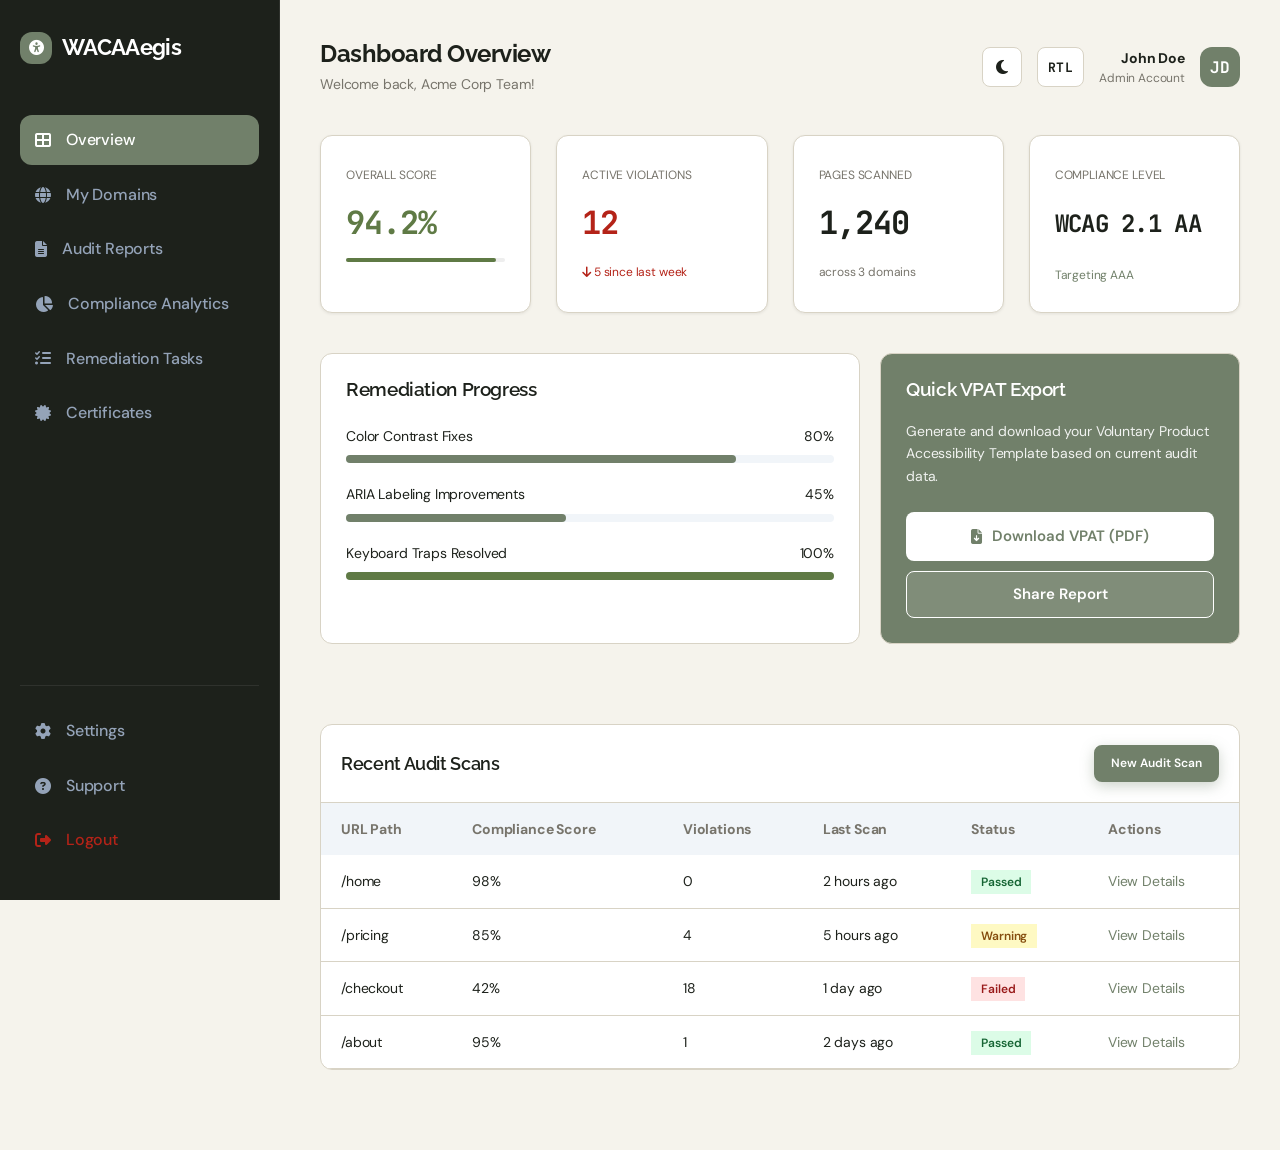
<file: dashboard.html>
<!DOCTYPE html>
<html lang="en">

<head>
    <meta charset="UTF-8">
    <meta name="viewport" content="width=device-width, initial-scale=1.0">
    <link rel="icon" type="image/svg+xml" href="assets/images/favicon.svg">
    <title>Dashboard | WACAAegis Compliance Center</title>
    <link rel="stylesheet" href="assets/css/style.css">
    <link rel="stylesheet" href="assets/css/dashboard.css">
    <link rel="stylesheet" href="assets/css/dark-mode.css">
    <link rel="stylesheet" href="https://cdnjs.cloudflare.com/ajax/libs/font-awesome/6.4.0/css/all.min.css">
</head>

<body class="dashboard-body">
    <!-- Sidebar Navigation -->
    <aside class="sidebar" id="sidebar">
        <div class="sidebar-header">
            <a href="index.html" class="sidebar-logo">
                <i class="fas fa-universal-access"></i>
                <span>WACAAegis</span>
            </a>
            <button class="close-sidebar" id="closeSidebar"><i class="fas fa-times"></i></button>
        </div>

        <nav class="sidebar-nav">
            <a href="#" class="nav-item active"><i class="fas fa-th-large"></i> <span>Overview</span></a>
            <a href="#" class="nav-item"><i class="fas fa-globe"></i> <span>My Domains</span></a>
            <a href="#" class="nav-item"><i class="fas fa-file-alt"></i> <span>Audit Reports</span></a>
            <a href="#" class="nav-item"><i class="fas fa-chart-pie"></i> <span>Compliance Analytics</span></a>
            <a href="#" class="nav-item"><i class="fas fa-tasks"></i> <span>Remediation Tasks</span></a>
            <a href="#" class="nav-item"><i class="fas fa-certificate"></i> <span>Certificates</span></a>

            <div class="mobile-sidebar-controls">
                <div class="mobile-actions">
                    <button class="theme-toggle" aria-label="Toggle theme" title="Toggle Theme"
                        style="background: rgba(255, 255, 255, 0.05); border: 1px solid rgba(255, 255, 255, 0.1); color: white; width: 40px; height: 40px; border-radius: var(--radius-sm); cursor: pointer;"><i class="fas fa-moon"></i></button>
                    <button class="rtl-toggle" title="Toggle RTL/LTR"
                        style="background: rgba(255, 255, 255, 0.05); border: 1px solid rgba(255, 255, 255, 0.1); color: white; width: 40px; height: 40px; cursor: pointer;">RTL</button>
                </div>
                <div class="mobile-user-profile">
                    <div class="avatar"
                        style="width: 40px; height: 40px; border-radius: 50%; background: var(--primary); display: flex; align-items: center; justify-content: center; color: white; font-weight: 700;">
                        JD</div>
                    <div class="mobile-user-info">
                        <div style="font-weight: 700; font-size: 14px; color: white;">John Doe</div>
                        <div style="font-size: 12px; color: #94a3b8;">Admin Account</div>
                    </div>
                </div>
            </div>
        </nav>

        <div class="sidebar-footer">
            <a href="#" class="nav-item"><i class="fas fa-cog"></i> <span>Settings</span></a>
            <a href="#" class="nav-item"><i class="fas fa-question-circle"></i> <span>Support</span></a>
            <a href="index.html" class="nav-item" style="color: var(--danger);"><i class="fas fa-sign-out-alt"></i>
                <span>Logout</span></a>
        </div>
    </aside>
    <div class="sidebar-overlay" id="sidebarOverlay"></div>

    <!-- Main Content -->
    <main class="main-dash">
        <header class="dash-header">
            <div style="display: flex; align-items: center; gap: 15px;">
                <button class="hamburger-btn" id="sidebarToggle">
                    <i class="fas fa-bars"></i>
                </button>
                <div>
                    <h1 style="font-size: 1.5rem; margin-bottom: 5px;">Dashboard Overview</h1>
                    <p style="font-size: 14px; color: var(--text-muted);">Welcome back, Acme Corp Team!</p>
                </div>
            </div>

            <div class="user-profile">
                <button class="theme-toggle" aria-label="Toggle theme" title="Toggle Theme"
                    style="background: white; border: 1px solid var(--dash-border); width: 40px; height: 40px; border-radius: var(--radius-sm);"><i class="fas fa-moon"></i></button>
                <button class="rtl-toggle" title="Toggle RTL/LTR">RTL</button>
                <div style="text-align: right;">
                    <div style="font-weight: 700; font-size: 14px;">John Doe</div>
                    <div style="font-size: 12px; color: var(--text-muted);">Admin Account</div>
                </div>
                <div class="avatar">JD</div>
            </div>
        </header>

        <!-- Dynamic Content Area -->
        <div id="dashboard-content-area">
            <!-- Accessibility Score Cards (4 cards) -->
            <div class="dash-grid">
                <div class="stat-card">
                    <span style="font-size: 12px; color: var(--text-muted); text-transform: uppercase;">Overall
                        Score</span>
                    <div class="stat-value" style="color: var(--success);">94.2%</div>
                    <div style="height: 4px; background: #eee; border-radius: 2px;">
                        <div style="width: 94%; height: 100%; background: var(--success); border-radius: 2px;"></div>
                    </div>
                </div>
                <div class="stat-card">
                    <span style="font-size: 12px; color: var(--text-muted); text-transform: uppercase;">Active
                        Violations</span>
                    <div class="stat-value" style="color: var(--danger);">12</div>
                    <span style="font-size: 12px; color: var(--danger);"><i class="fas fa-arrow-down"></i> 5 since last
                        week</span>
                </div>
                <div class="stat-card">
                    <span style="font-size: 12px; color: var(--text-muted); text-transform: uppercase;">Pages
                        Scanned</span>
                    <div class="stat-value">1,240</div>
                    <span style="font-size: 12px; color: var(--text-muted);">across 3 domains</span>
                </div>
                <div class="stat-card">
                    <span style="font-size: 12px; color: var(--text-muted); text-transform: uppercase;">Compliance
                        Level</span>
                    <div class="stat-value" style="font-size: 1.5rem; margin: 18px 0;">WCAG 2.1 AA</div>
                    <span style="font-size: 12px; color: var(--primary);">Targeting AAA</span>
                </div>
            </div>

            <!-- Progress Tracker & Analytics -->
            <div class="grid grid-2"
                style="margin-bottom: 40px; grid-template-columns: 1.5fr 1fr; display: grid; gap: 20px;">
                <div class="table-container" style="padding: 25px;">
                    <h3 style="margin-bottom: 25px;">Remediation Progress</h3>
                    <div style="display: grid; gap: 20px;">
                        <div>
                            <div
                                style="display: flex; justify-content: space-between; margin-bottom: 8px; font-size: 14px;">
                                <span>Color Contrast Fixes</span>
                                <span>80%</span>
                            </div>
                            <div style="height: 8px; background: #f1f5f9; border-radius: 4px;">
                                <div style="width: 80%; height: 100%; background: var(--primary); border-radius: 4px;">
                                </div>
                            </div>
                        </div>
                        <div>
                            <div
                                style="display: flex; justify-content: space-between; margin-bottom: 8px; font-size: 14px;">
                                <span>ARIA Labeling Improvements</span>
                                <span>45%</span>
                            </div>
                            <div style="height: 8px; background: #f1f5f9; border-radius: 4px;">
                                <div style="width: 45%; height: 100%; background: var(--primary); border-radius: 4px;">
                                </div>
                            </div>
                        </div>
                        <div>
                            <div
                                style="display: flex; justify-content: space-between; margin-bottom: 8px; font-size: 14px;">
                                <span>Keyboard Traps Resolved</span>
                                <span>100%</span>
                            </div>
                            <div style="height: 8px; background: #f1f5f9; border-radius: 4px;">
                                <div style="width: 100%; height: 100%; background: var(--success); border-radius: 4px;">
                                </div>
                            </div>
                        </div>
                    </div>
                </div>
                <div class="table-container" style="padding: 25px; background: var(--primary); color: white;">
                    <h3 style="color: white; margin-bottom: 20px;">Quick VPAT Export</h3>
                    <p style="font-size: 14px; margin-bottom: 25px; opacity: 0.9;">Generate and download your Voluntary
                        Product Accessibility Template based on current audit data.</p>
                    <button class="btn" style="background: white; color: var(--primary); width: 100%;"><i
                            class="fas fa-file-download"></i> Download VPAT (PDF)</button>
                    <button class="btn"
                        style="background: rgba(255,255,255,0.1); color: white; width: 100%; margin-top: 10px; border: 1px solid white;">Share
                        Report</button>
                </div>
            </div>

            <!-- Submitted URLs Table -->
            <div class="table-container">
                <div
                    style="padding: 20px; border-bottom: 1px solid var(--dash-border); display: flex; justify-content: space-between; align-items: center;">
                    <h3 style="font-size: 1.1rem;">Recent Audit Scans</h3>
                    <button class="btn btn-primary" style="padding: 8px 15px; font-size: 12px;">New Audit Scan</button>
                </div>
                <table class="dash-table">
                    <thead>
                        <tr>
                            <th>URL Path</th>
                            <th>Compliance Score</th>
                            <th>Violations</th>
                            <th>Last Scan</th>
                            <th>Status</th>
                            <th>Actions</th>
                        </tr>
                    </thead>
                    <tbody>
                        <tr>
                            <td>/home</td>
                            <td>98%</td>
                            <td>0</td>
                            <td>2 hours ago</td>
                            <td><span class="status-badge status-passed">Passed</span></td>
                            <td><a href="#" style="color: var(--primary);">View Details</a></td>
                        </tr>
                        <tr>
                            <td>/pricing</td>
                            <td>85%</td>
                            <td>4</td>
                            <td>5 hours ago</td>
                            <td><span class="status-badge status-warning">Warning</span></td>
                            <td><a href="#" style="color: var(--primary);">View Details</a></td>
                        </tr>
                        <tr>
                            <td>/checkout</td>
                            <td>42%</td>
                            <td>18</td>
                            <td>1 day ago</td>
                            <td><span class="status-badge status-failed">Failed</span></td>
                            <td><a href="#" style="color: var(--primary);">View Details</a></td>
                        </tr>
                        <tr>
                            <td>/about</td>
                            <td>95%</td>
                            <td>1</td>
                            <td>2 days ago</td>
                            <td><span class="status-badge status-passed">Passed</span></td>
                            <td><a href="#" style="color: var(--primary);">View Details</a></td>
                        </tr>
                    </tbody>
                </table>
            </div>
        </div>
    </main>

    <script src="assets/js/main.js"></script>
    <script>
        // Dashboard Navigation Logic
        const contentArea = document.getElementById('dashboard-content-area');
        const dashTitle = document.querySelector('.dash-header h1');
        const dashSub = document.querySelector('.dash-header p');
        const sidebar = document.getElementById('sidebar');
        const sidebarToggle = document.getElementById('sidebarToggle');
        const closeSidebar = document.getElementById('closeSidebar');
        const sidebarOverlay = document.getElementById('sidebarOverlay');

        const pages = {
            'Overview': {
                title: 'Dashboard Overview',
                subtitle: 'Welcome back, Acme Corp Team!',
                content: contentArea.innerHTML
            },
            'My Domains': {
                title: 'My Domains',
                subtitle: 'Manage your monitored websites and domains',
                content: `
                    <div class="dash-grid">
                        <div class="stat-card">
                            <span style="font-size: 12px; color: var(--text-muted); text-transform: uppercase;">Total Domains</span>
                            <div class="stat-value">8</div>
                            <span style="font-size: 12px; color: var(--success);"><i class="fas fa-plus"></i> 2 new this month</span>
                        </div>
                        <div class="stat-card">
                            <span style="font-size: 12px; color: var(--text-muted); text-transform: uppercase;">Monitored Pages</span>
                            <div class="stat-value">412</div>
                            <span style="font-size: 12px; color: var(--text-muted);">Active scans running</span>
                        </div>
                        <div class="stat-card">
                            <span style="font-size: 12px; color: var(--text-muted); text-transform: uppercase;">Critical Issues</span>
                            <div class="stat-value" style="color: var(--danger);">14</div>
                            <span style="font-size: 12px; color: var(--danger);">Action required</span>
                        </div>
                        <div class="stat-card">
                            <span style="font-size: 12px; color: var(--text-muted); text-transform: uppercase;">Last Scan</span>
                            <div class="stat-value" style="font-size: 1.5rem; margin: 18px 0;">10 Mins Ago</div>
                            <span style="font-size: 12px; color: var(--primary);">acme-corp.com</span>
                        </div>
                    </div>
                    <div class="table-container">
                        <div style="padding: 20px; border-bottom: 1px solid var(--dash-border); display: flex; justify-content: space-between; align-items: center;">
                            <h3 style="font-size: 1.1rem;">Registered Domains</h3>
                            <button class="btn btn-primary" style="padding: 8px 15px; font-size: 12px;">Add Domain</button>
                        </div>
                        <table class="dash-table">
                            <thead>
                                <tr><th>Domain Name</th><th>Status</th><th>Violations</th><th>Score</th><th>Last Scanned</th></tr>
                            </thead>
                            <tbody>
                                <tr><td>acme-corp.com</td><td><span class="status-badge status-passed">Active</span></td><td>3</td><td>94%</td><td>Today</td></tr>
                                <tr><td>store.acme.com</td><td><span class="status-badge status-warning">Issues</span></td><td>12</td><td>76%</td><td>Yesterday</td></tr>
                                <tr><td>blog.acme.com</td><td><span class="status-badge status-passed">Active</span></td><td>0</td><td>100%</td><td>2 days ago</td></tr>
                            </tbody>
                        </table>
                    </div>
                    <div class="table-container" style="padding: 25px;">
                        <h3>Domain Alerts</h3>
                        <p style="margin-top: 10px; color: var(--text-muted);">Set up custom notifications for accessibility regressions on your domains.</p>
                        <button class="btn btn-outline" style="margin-top: 15px; border: 1px solid var(--dash-border);">Configure Alerts</button>
                    </div>
                `
            },
            'Audit Reports': {
                title: 'Audit Reports',
                subtitle: 'Detailed accessibility audit documentation',
                content: `
                    <div class="dash-grid">
                        <div class="stat-card">
                            <span style="font-size: 12px; color: var(--text-muted); text-transform: uppercase;">Total Reports</span>
                            <div class="stat-value">24</div>
                        </div>
                        <div class="stat-card">
                            <span style="font-size: 12px; color: var(--text-muted); text-transform: uppercase;">Passed Audits</span>
                            <div class="stat-value" style="color: var(--success);">18</div>
                        </div>
                        <div class="stat-card">
                            <span style="font-size: 12px; color: var(--text-muted); text-transform: uppercase;">Failed Audits</span>
                            <div class="stat-value" style="color: var(--danger);">6</div>
                        </div>
                        <div class="stat-card">
                            <span style="font-size: 12px; color: var(--text-muted); text-transform: uppercase;">Pending Review</span>
                            <div class="stat-value">2</div>
                        </div>
                    </div>
                    <div class="table-container">
                        <div style="padding: 20px; border-bottom: 1px solid var(--dash-border);">
                            <h3 style="font-size: 1.1rem;">Latest Generated Reports</h3>
                        </div>
                        <table class="dash-table">
                            <thead>
                                <tr><th>Report Name</th><th>Date</th><th>Compliance</th><th>Format</th><th>Action</th></tr>
                            </thead>
                            <tbody>
                                <tr><td>Q2 Main Site Audit</td><td>May 05, 2026</td><td>WCAG 2.1 AA</td><td>PDF</td><td><a href="#">Download</a></td></tr>
                                <tr><td>Checkout Flow Scan</td><td>May 01, 2026</td><td>WCAG 2.1 A</td><td>JSON</td><td><a href="#">Download</a></td></tr>
                                <tr><td>Mobile App Initial</td><td>April 22, 2026</td><td>WCAG 2.1 AA</td><td>PDF</td><td><a href="#">Download</a></td></tr>
                            </tbody>
                        </table>
                    </div>
                    <div class="table-container" style="padding: 25px; background: #f8fafc;">
                        <h3>Schedule New Report</h3>
                        <p style="margin-bottom: 20px;">Automatically generate and email reports to your team weekly or monthly.</p>
                        <button class="btn btn-primary">Setup Schedule</button>
                    </div>
                `
            },
            'Compliance Analytics': {
                title: 'Compliance Analytics',
                subtitle: 'Visualize your accessibility data and trends',
                content: `
                    <!-- Filter Analytics (Positioned at Top) -->
                    <div class="table-container" style="padding: 25px; margin-bottom: 25px;">
                        <h3>Filter Analytics</h3>
                        <p style="font-size: 13px; color: var(--text-muted); margin-top: 4px;">Select timeframe, target domain, and compliance level to update performance metrics.</p>
                        <div style="display: flex; gap: 12px; margin-top: 18px; flex-wrap: wrap; align-items: center;">
                            <select id="filter-timeframe" onchange="applyAnalyticsFilters(document.getElementById('btn-apply-filters'))" style="padding: 10px 14px; border-radius: 6px; border: 1px solid var(--dash-border); background: var(--bg-card); color: var(--text-main); font-size: 14px;">
                                <option value="30" selected>Last 30 Days</option>
                                <option value="7">Last 7 Days</option>
                                <option value="90">Last 90 Days</option>
                                <option value="365">Last 12 Months</option>
                                <option value="ytd">Year to Date (YTD)</option>
                            </select>
                            <select id="filter-domain" onchange="applyAnalyticsFilters(document.getElementById('btn-apply-filters'))" style="padding: 10px 14px; border-radius: 6px; border: 1px solid var(--dash-border); background: var(--bg-card); color: var(--text-main); font-size: 14px;">
                                <option value="all" selected>All Domains (3 Active)</option>
                                <option value="acme-main">acme-corp.com (Main Site)</option>
                                <option value="acme-app">app.acme-corp.com (Web App)</option>
                                <option value="acme-store">store.acme-corp.com (E-Commerce)</option>
                            </select>
                            <select id="filter-standard" onchange="applyAnalyticsFilters(document.getElementById('btn-apply-filters'))" style="padding: 10px 14px; border-radius: 6px; border: 1px solid var(--dash-border); background: var(--bg-card); color: var(--text-main); font-size: 14px;">
                                <option value="a">WCAG 2.1 Level A</option>
                                <option value="aa" selected>WCAG 2.1 Level AA</option>
                                <option value="aaa">WCAG 2.2 Level AA</option>
                            </select>
                            <button class="btn btn-primary" id="btn-apply-filters" onclick="applyAnalyticsFilters(this)" style="display: inline-flex; align-items: center; gap: 8px;">
                                <i class="fas fa-filter"></i> Apply Filters
                            </button>
                        </div>
                        <div id="filter-status-msg" style="margin-top: 18px; padding: 12px 16px; border-radius: 8px; background: rgba(37,99,235,0.08); border: 1px solid rgba(37,99,235,0.2); color: var(--primary); font-size: 13.5px; font-weight: 500; display: flex; align-items: center; gap: 10px;">
                            <i class="fas fa-check-circle" style="color: var(--success); font-size: 1rem;"></i>
                            <span>Active View: <strong>Last 30 Days</strong> &bull; <strong>All Domains (3 Active)</strong> &bull; <strong>WCAG 2.1 Level AA</strong></span>
                        </div>
                    </div>

                    <div class="dash-grid">
                        <div class="stat-card">
                            <span style="font-size: 12px; color: var(--text-muted); text-transform: uppercase;">Avg Score</span>
                            <div class="stat-value" id="analytics-avg-score" style="color: var(--success);">88%</div>
                        </div>
                        <div class="stat-card">
                            <span style="font-size: 12px; color: var(--text-muted); text-transform: uppercase;">Trend</span>
                            <div class="stat-value" id="analytics-trend" style="color: var(--success);">+4.2%</div>
                        </div>
                        <div class="stat-card">
                            <span style="font-size: 12px; color: var(--text-muted); text-transform: uppercase;">Top Violation</span>
                            <div class="stat-value" id="analytics-top-violation" style="font-size: 1.2rem; margin: 25px 0;">Color Contrast</div>
                        </div>
                        <div class="stat-card">
                            <span style="font-size: 12px; color: var(--text-muted); text-transform: uppercase;">Pages Fixed</span>
                            <div class="stat-value" id="analytics-pages-fixed">84</div>
                        </div>
                    </div>
                    <div class="grid grid-2" style="margin-bottom: 40px; gap: 25px;">
                        <div class="stat-card" style="padding: 25px; min-height: 280px; display: flex; flex-direction: column; justify-content: space-between;">
                            <div>
                                <div style="display: flex; justify-content: space-between; align-items: center; margin-bottom: 8px;">
                                    <h3 style="margin: 0; font-size: 1.1rem;" id="analytics-chart-title">Compliance Trend Analytics</h3>
                                    <span style="font-size: 12px; color: var(--success); font-weight: 700; background: rgba(16,185,129,0.1); padding: 4px 10px; border-radius: 20px;" id="analytics-trend-badge"><i class="fas fa-arrow-up"></i> +4.2%</span>
                                </div>
                                <p style="font-size: 13px; color: var(--text-muted);" id="analytics-chart-sub">Progressive WCAG Score Tracking for All Domains (Last 30 Days)</p>
                            </div>
                            <div style="display: flex; align-items: flex-end; justify-content: space-around; height: 160px; padding-top: 15px; border-bottom: 2px dashed var(--dash-border);">
                                <div style="display: flex; flex-direction: column; align-items: center; gap: 8px; flex: 1;">
                                    <span style="font-size: 12px; font-weight: 700; color: var(--primary);" id="bar-val-1">74%</span>
                                    <div id="bar-height-1" style="width: 38px; height: 88px; background: rgba(37, 99, 235, 0.25); border-radius: 6px 6px 0 0; transition: all 0.4s ease;"></div>
                                    <span style="font-size: 12px; color: var(--text-muted); font-weight: 500;" id="bar-lbl-1">Wk 1</span>
                                </div>
                                <div style="display: flex; flex-direction: column; align-items: center; gap: 8px; flex: 1;">
                                    <span style="font-size: 12px; font-weight: 700; color: var(--primary);" id="bar-val-2">79%</span>
                                    <div id="bar-height-2" style="width: 38px; height: 95px; background: rgba(37, 99, 235, 0.5); border-radius: 6px 6px 0 0; transition: all 0.4s ease;"></div>
                                    <span style="font-size: 12px; color: var(--text-muted); font-weight: 500;" id="bar-lbl-2">Wk 2</span>
                                </div>
                                <div style="display: flex; flex-direction: column; align-items: center; gap: 8px; flex: 1;">
                                    <span style="font-size: 12px; font-weight: 700; color: var(--primary);" id="bar-val-3">83%</span>
                                    <div id="bar-height-3" style="width: 38px; height: 100px; background: rgba(37, 99, 235, 0.75); border-radius: 6px 6px 0 0; transition: all 0.4s ease;"></div>
                                    <span style="font-size: 12px; color: var(--text-muted); font-weight: 500;" id="bar-lbl-3">Wk 3</span>
                                </div>
                                <div style="display: flex; flex-direction: column; align-items: center; gap: 8px; flex: 1;">
                                    <span style="font-size: 12px; font-weight: 700; color: white; background: var(--primary); padding: 2px 8px; border-radius: 10px;" id="bar-val-4">88%</span>
                                    <div id="bar-height-4" style="width: 38px; height: 106px; background: var(--primary); border-radius: 6px 6px 0 0; transition: all 0.4s ease; box-shadow: 0 4px 12px rgba(37, 99, 235, 0.3);"></div>
                                    <span style="font-size: 12px; color: var(--primary); font-weight: 700;" id="bar-lbl-4">Current</span>
                                </div>
                            </div>
                        </div>
                        <div class="stat-card" style="padding: 25px;">
                            <h3 style="margin-bottom: 20px;">Issue Breakdown</h3>
                            <ul style="list-style: none; padding: 0;">
                                <li style="margin-bottom: 15px; display: flex; justify-content: space-between; align-items: center;"><span>Color Contrast</span><strong id="breakdown-contrast" style="color: var(--primary); font-size: 1rem;">45%</strong></li>
                                <li style="margin-bottom: 15px; display: flex; justify-content: space-between; align-items: center;"><span>Missing Alt Text</span><strong id="breakdown-alt" style="color: var(--primary); font-size: 1rem;">25%</strong></li>
                                <li style="margin-bottom: 15px; display: flex; justify-content: space-between; align-items: center;"><span>Form Labels & ARIA</span><strong id="breakdown-aria" style="color: var(--primary); font-size: 1rem;">15%</strong></li>
                                <li style="margin-bottom: 15px; display: flex; justify-content: space-between; align-items: center;"><span>Keyboard Traps & Focus</span><strong id="breakdown-focus" style="color: var(--primary); font-size: 1rem;">15%</strong></li>
                            </ul>
                        </div>
                    </div>
                `
            },
            'Remediation Tasks': {
                title: 'Remediation Tasks',
                subtitle: 'Assigned accessibility fixes and tasks',
                content: `
                    <div class="dash-grid">
                        <div class="stat-card">
                            <span style="font-size: 12px; color: var(--text-muted); text-transform: uppercase;">Total Tasks</span>
                            <div class="stat-value">32</div>
                        </div>
                        <div class="stat-card">
                            <span style="font-size: 12px; color: var(--text-muted); text-transform: uppercase;">High Priority</span>
                            <div class="stat-value" style="color: var(--danger);">8</div>
                        </div>
                        <div class="stat-card">
                            <span style="font-size: 12px; color: var(--text-muted); text-transform: uppercase;">In Progress</span>
                            <div class="stat-value" style="color: var(--primary);">12</div>
                        </div>
                        <div class="stat-card">
                            <span style="font-size: 12px; color: var(--text-muted); text-transform: uppercase;">Completed</span>
                            <div class="stat-value" style="color: var(--success);">12</div>
                        </div>
                    </div>
                    <div class="table-container">
                        <div style="padding: 20px; border-bottom: 1px solid var(--dash-border); display: flex; justify-content: space-between;">
                            <h3 style="font-size: 1.1rem;">Fix Backlog</h3>
                            <button class="btn btn-primary" style="padding: 8px 15px; font-size: 12px;">Create Task</button>
                        </div>
                        <table class="dash-table">
                            <thead>
                                <tr><th>Task</th><th>Priority</th><th>Assignee</th><th>Status</th><th>Due</th></tr>
                            </thead>
                            <tbody>
                                <tr><td>Fix contrast on Footer</td><td><span class="status-badge status-failed">High</span></td><td>JD</td><td>In Progress</td><td>Tomorrow</td></tr>
                                <tr><td>Add ARIA to Menu</td><td><span class="status-badge status-warning">Med</span></td><td>AS</td><td>Open</td><td>May 15</td></tr>
                                <tr><td>Update Alt texts</td><td><span class="status-badge status-passed">Low</span></td><td>JD</td><td>Completed</td><td>Today</td></tr>
                            </tbody>
                        </table>
                    </div>
                    <div class="table-container" style="padding: 25px;">
                        <h3>Team Integration</h3>
                        <p style="margin-top: 10px;">Sync tasks with Jira, Trello or GitHub Issues.</p>
                        <button class="btn btn-outline" style="margin-top: 15px; border: 1px solid var(--dash-border);">Manage Integrations</button>
                    </div>
                `
            },
            'Certificates': {
                title: 'Accessibility Certificates',
                subtitle: 'Verify and manage your compliance certifications',
                content: `
                    <div class="dash-grid">
                        <div class="stat-card">
                            <span style="font-size: 12px; color: var(--text-muted); text-transform: uppercase;">Active Certs</span>
                            <div class="stat-value">3</div>
                        </div>
                        <div class="stat-card">
                            <span style="font-size: 12px; color: var(--text-muted); text-transform: uppercase;">Expiring Soon</span>
                            <div class="stat-value" style="color: var(--warning);">1</div>
                        </div>
                        <div class="stat-card">
                            <span style="font-size: 12px; color: var(--text-muted); text-transform: uppercase;">Verification Rate</span>
                            <div class="stat-value">100%</div>
                        </div>
                        <div class="stat-card">
                            <span style="font-size: 12px; color: var(--text-muted); text-transform: uppercase;">Badge Views</span>
                            <div class="stat-value">1.2k</div>
                        </div>
                    </div>
                    <div class="table-container">
                        <div style="padding: 20px; border-bottom: 1px solid var(--dash-border);">
                            <h3 style="font-size: 1.1rem;">Issued Certificates</h3>
                        </div>
                        <table class="dash-table">
                            <thead>
                                <tr><th>Domain</th><th>Level</th><th>Issued Date</th><th>Expiry</th><th>Status</th></tr>
                            </thead>
                            <tbody>
                                <tr><td>acme-corp.com</td><td>WCAG 2.1 AA</td><td>Jan 2026</td><td>Jan 2027</td><td><span class="status-badge status-passed">Valid</span></td></tr>
                                <tr><td>blog.acme.com</td><td>WCAG 2.1 AAA</td><td>Mar 2026</td><td>Mar 2027</td><td><span class="status-badge status-passed">Valid</span></td></tr>
                            </tbody>
                        </table>
                    </div>
                    <div class="table-container" style="padding: 25px; background: linear-gradient(135deg, var(--primary), #4f46e5); color: white;">
                        <h3 style="color: white;">Request New Certification</h3>
                        <p style="margin: 15px 0; opacity: 0.9;">Ready for your next compliance level? Start the verification process now.</p>
                        <button class="btn" style="background: white; color: var(--primary);">Start Verification</button>
                    </div>
                `
            },
            'Settings': {
                title: 'Account & Platform Settings',
                subtitle: 'Manage your accessibility preferences, API keys, notifications, and team access',
                content: `
                    <div class="dash-grid">
                        <div class="stat-card">
                            <span style="font-size: 12px; color: var(--text-muted); text-transform: uppercase;">Organization</span>
                            <div class="stat-value" style="font-size: 1.3rem; margin: 15px 0;">Acme Corp</div>
                            <span style="font-size: 12px; color: var(--success);">Enterprise License</span>
                        </div>
                        <div class="stat-card">
                            <span style="font-size: 12px; color: var(--text-muted); text-transform: uppercase;">Team Members</span>
                            <div class="stat-value">5 Active</div>
                            <span style="font-size: 12px; color: var(--text-muted);">2 Admin, 3 Dev</span>
                        </div>
                        <div class="stat-card">
                            <span style="font-size: 12px; color: var(--text-muted); text-transform: uppercase;">API Rate Limit</span>
                            <div class="stat-value" style="color: var(--success);">10k / day</div>
                            <span style="font-size: 12px; color: var(--text-muted);">1,240 used today</span>
                        </div>
                        <div class="stat-card">
                            <span style="font-size: 12px; color: var(--text-muted); text-transform: uppercase;">Audit Target</span>
                            <div class="stat-value" style="font-size: 1.3rem; margin: 15px 0;">WCAG 2.2 AA</div>
                            <span style="font-size: 12px; color: var(--primary);">Standard Configured</span>
                        </div>
                    </div>
                    <div class="table-container" style="padding: 30px; margin-bottom: 25px;">
                        <h3 style="margin-bottom: 20px;">General Preferences</h3>
                        <form style="display: grid; gap: 20px; max-width: 600px;" onsubmit="event.preventDefault(); alert('Settings saved successfully!');">
                            <div>
                                <label style="display: block; font-weight: 600; margin-bottom: 8px; font-size: 14px;">Organization Name</label>
                                <input type="text" value="Acme Corporation" style="width: 100%; padding: 10px 14px; border-radius: 6px; border: 1px solid var(--dash-border); background: var(--bg-card); color: var(--text-main);">
                            </div>
                            <div>
                                <label style="display: block; font-weight: 600; margin-bottom: 8px; font-size: 14px;">Compliance Standard Target</label>
                                <select style="width: 100%; padding: 10px 14px; border-radius: 6px; border: 1px solid var(--dash-border); background: var(--bg-card); color: var(--text-main);">
                                    <option selected>WCAG 2.2 Level AA (Latest)</option>
                                    <option>WCAG 2.1 Level AA</option>
                                    <option>Section 508 / ADA Title III</option>
                                    <option>EN 301 549 (EU Mandate)</option>
                                </select>
                            </div>
                            <div>
                                <label style="display: block; font-weight: 600; margin-bottom: 8px; font-size: 14px;">Automated Audit Frequency</label>
                                <select style="width: 100%; padding: 10px 14px; border-radius: 6px; border: 1px solid var(--dash-border); background: var(--bg-card); color: var(--text-main);">
                                    <option selected>Weekly Deep Crawl</option>
                                    <option>Daily Critical Checks</option>
                                    <option>Bi-Weekly Full Scan</option>
                                    <option>Monthly Compliance Digest</option>
                                </select>
                            </div>
                            <div>
                                <label style="display: block; font-weight: 600; margin-bottom: 8px; font-size: 14px;">API Key</label>
                                <div style="display: flex; gap: 10px;">
                                    <input type="text" value="wac_live_8f39a1b02c9e471d9a5b" readonly style="flex-grow: 1; padding: 10px 14px; border-radius: 6px; border: 1px solid var(--dash-border); background: rgba(0,0,0,0.03); color: var(--text-muted); font-family: monospace;">
                                    <button type="button" class="btn btn-outline" style="padding: 10px 15px;" onclick="navigator.clipboard.writeText('wac_live_8f39a1b02c9e471d9a5b'); alert('API Key copied to clipboard!');">Copy</button>
                                </div>
                            </div>
                            <button type="submit" class="btn btn-primary" style="margin-top: 10px; justify-self: start;">Save All Settings</button>
                        </form>
                    </div>
                `
            },
            'Support': {
                title: 'Help & Support Center',
                subtitle: 'Get direct assistance from CPACC certified accessibility engineers',
                content: `
                    <div class="dash-grid">
                        <div class="stat-card">
                            <span style="font-size: 12px; color: var(--text-muted); text-transform: uppercase;">Assigned Auditor</span>
                            <div class="stat-value" style="font-size: 1.3rem; margin: 15px 0;">Elena R.</div>
                            <span style="font-size: 12px; color: var(--success);">CPACC Certified</span>
                        </div>
                        <div class="stat-card">
                            <span style="font-size: 12px; color: var(--text-muted); text-transform: uppercase;">Response Time</span>
                            <div class="stat-value" style="color: var(--success);">&lt; 2 Hours</div>
                            <span style="font-size: 12px; color: var(--text-muted);">Priority SLA</span>
                        </div>
                        <div class="stat-card">
                            <span style="font-size: 12px; color: var(--text-muted); text-transform: uppercase;">Open Tickets</span>
                            <div class="stat-value">1</div>
                            <span style="font-size: 12px; color: var(--primary);">In Review</span>
                        </div>
                        <div class="stat-card">
                            <span style="font-size: 12px; color: var(--text-muted); text-transform: uppercase;">Support Plan</span>
                            <div class="stat-value" style="font-size: 1.3rem; margin: 15px 0;">Enterprise</div>
                            <span style="font-size: 12px; color: var(--success);">Direct Dev Sync</span>
                        </div>
                    </div>
                    <div class="grid grid-2" style="margin-bottom: 25px; gap: 25px;">
                        <div class="table-container" style="padding: 25px;">
                            <h3 style="margin-bottom: 20px;">Submit Support Ticket</h3>
                            <form style="display: grid; gap: 15px;" onsubmit="event.preventDefault(); alert('Support Ticket submitted successfully!');">
                                <div>
                                    <label style="display: block; font-size: 13px; font-weight: 600; margin-bottom: 5px;">Subject</label>
                                    <input type="text" placeholder="e.g. Guidance on Screen Reader Focus Trap" required style="width: 100%; padding: 10px; border-radius: 6px; border: 1px solid var(--dash-border); background: var(--bg-card); color: var(--text-main);">
                                </div>
                                <div>
                                    <label style="display: block; font-size: 13px; font-weight: 600; margin-bottom: 5px;">Issue Priority</label>
                                    <select style="width: 100%; padding: 10px; border-radius: 6px; border: 1px solid var(--dash-border); background: var(--bg-card); color: var(--text-main);">
                                        <option>Normal (Question / Guidance)</option>
                                        <option>High (Sprint Blocker)</option>
                                        <option>Critical (Legal Inquiry / Release Hold)</option>
                                    </select>
                                </div>
                                <div>
                                    <label style="display: block; font-size: 13px; font-weight: 600; margin-bottom: 5px;">Description & Code Details</label>
                                    <textarea rows="4" placeholder="Describe the DOM component or WCAG criteria question..." required style="width: 100%; padding: 10px; border-radius: 6px; border: 1px solid var(--dash-border); background: var(--bg-card); color: var(--text-main); font-family: inherit;"></textarea>
                                </div>
                                <button type="submit" class="btn btn-primary" style="justify-self: start;">Submit Ticket</button>
                            </form>
                        </div>
                        <div class="table-container" style="padding: 25px;">
                            <h3 style="margin-bottom: 20px;">Documentation & Guides</h3>
                            <div style="display: grid; gap: 12px;">
                                <a href="#" style="display: flex; align-items: center; gap: 12px; padding: 12px; border-radius: 8px; border: 1px solid var(--dash-border); text-decoration: none; color: var(--text-main);">
                                    <i class="fas fa-book" style="color: var(--primary); font-size: 1.2rem;"></i>
                                    <div>
                                        <div style="font-weight: 600; font-size: 14px;">WCAG 2.2 AA Checklist</div>
                                        <div style="font-size: 12px; color: var(--text-muted);">Quick reference guide for developers</div>
                                    </div>
                                </a>
                                <a href="#" style="display: flex; align-items: center; gap: 12px; padding: 12px; border-radius: 8px; border: 1px solid var(--dash-border); text-decoration: none; color: var(--text-main);">
                                    <i class="fas fa-file-code" style="color: var(--primary); font-size: 1.2rem;"></i>
                                    <div>
                                        <div style="font-weight: 600; font-size: 14px;">ARIA Pattern Code Snippets</div>
                                        <div style="font-size: 12px; color: var(--text-muted);">Modals, Tabs, Comboboxes & Accordions</div>
                                    </div>
                                </a>
                                <a href="#" style="display: flex; align-items: center; gap: 12px; padding: 12px; border-radius: 8px; border: 1px solid var(--dash-border); text-decoration: none; color: var(--text-main);">
                                    <i class="fas fa-graduation-cap" style="color: var(--primary); font-size: 1.2rem;"></i>
                                    <div>
                                        <div style="font-weight: 600; font-size: 14px;">Assistive Tech Testing Setup</div>
                                        <div style="font-size: 12px; color: var(--text-muted);">Configuring NVDA, VoiceOver & JAWS</div>
                                    </div>
                                </a>
                            </div>
                        </div>
                    </div>
                `
            }
        };

        function toggleSidebar() {
            sidebar.classList.toggle('active');
            sidebarOverlay.classList.toggle('active');
            if (sidebar.classList.contains('active')) {
                document.body.style.overflow = 'hidden';
            } else {
                document.body.style.overflow = '';
            }
        }

        if (sidebarToggle) sidebarToggle.addEventListener('click', toggleSidebar);
        if (closeSidebar) closeSidebar.addEventListener('click', toggleSidebar);
        if (sidebarOverlay) sidebarOverlay.addEventListener('click', toggleSidebar);

        document.querySelectorAll('.nav-item').forEach(item => {
            item.addEventListener('click', function (e) {
                const pageNameSpan = this.querySelector('span');
                if (!pageNameSpan) return;

                const pageName = pageNameSpan.innerText.trim();

                if (pages[pageName]) {
                    e.preventDefault();

                    // Update Active State
                    document.querySelectorAll('.nav-item').forEach(i => i.classList.remove('active'));
                    this.classList.add('active');

                    // Update Content
                    dashTitle.innerText = pages[pageName].title;
                    dashSub.innerText = pages[pageName].subtitle;
                    contentArea.innerHTML = pages[pageName].content;

                    // Close sidebar on mobile after clicking
                    if (window.innerWidth <= 1024) {
                        sidebar.classList.remove('active');
                        sidebarOverlay.classList.remove('active');
                        document.body.style.overflow = '';
                    }

                    // Scroll to top of content
                    window.scrollTo(0, 0);
                }
            });
        });

        window.applyAnalyticsFilters = function(btn) {
            const timeframeSelect = document.getElementById('filter-timeframe');
            const domainSelect = document.getElementById('filter-domain');
            const standardSelect = document.getElementById('filter-standard');

            if (!timeframeSelect || !domainSelect || !standardSelect) return;

            const tf = timeframeSelect.value;
            const dom = domainSelect.value;
            const std = standardSelect.value;
            const tfText = timeframeSelect.options[timeframeSelect.selectedIndex].text;
            const domText = domainSelect.options[domainSelect.selectedIndex].text;
            const stdText = standardSelect.options[standardSelect.selectedIndex].text;

            const targetBtn = btn || document.getElementById('btn-apply-filters');
            if (targetBtn) {
                targetBtn.disabled = true;
                targetBtn.innerHTML = '<i class="fas fa-spinner fa-spin"></i> Filtering...';
            }

            const cards = document.querySelectorAll('#dashboard-content-area .stat-card');
            cards.forEach(c => c.style.opacity = '0.5');

            setTimeout(() => {
                let avgScore = '88%';
                let trend = '+4.2%';
                let trendColor = 'var(--success)';
                let topViolation = 'Color Contrast';
                let pagesFixed = '84';
                let barValues = [74, 79, 83, 88];
                let barLabels = ['Wk 1', 'Wk 2', 'Wk 3', 'Current'];
                let breakdown = { contrast: '45%', alt: '25%', aria: '15%', focus: '15%' };

                if (dom === 'acme-main') {
                    avgScore = (tf === '7' ? '96%' : (tf === '90' ? '91%' : (tf === '365' ? '89%' : '94%')));
                    trend = '+3.8%';
                    topViolation = 'Form Labels';
                    pagesFixed = (tf === '7' ? '12' : (tf === '90' ? '95' : '38'));
                    barValues = [84, 88, 91, 94];
                    breakdown = { contrast: '20%', alt: '30%', aria: '35%', focus: '15%' };
                } else if (dom === 'acme-app') {
                    avgScore = (tf === '7' ? '89%' : (tf === '90' ? '82%' : (tf === '365' ? '79%' : '85%')));
                    trend = '+6.1%';
                    topViolation = 'ARIA Attributes';
                    pagesFixed = (tf === '7' ? '8' : (tf === '90' ? '64' : '29'));
                    barValues = [70, 75, 80, 85];
                    breakdown = { contrast: '25%', alt: '15%', aria: '45%', focus: '15%' };
                } else if (dom === 'acme-store') {
                    avgScore = (tf === '7' ? '79%' : (tf === '90' ? '71%' : (tf === '365' ? '68%' : '76%')));
                    trend = '-1.5%';
                    trendColor = 'var(--danger)';
                    topViolation = 'Color Contrast';
                    pagesFixed = (tf === '7' ? '4' : (tf === '90' ? '42' : '17'));
                    barValues = [78, 77, 75, 76];
                    breakdown = { contrast: '55%', alt: '20%', aria: '15%', focus: '10%' };
                } else {
                    if (tf === '7') {
                        avgScore = '91%';
                        trend = '+1.8%';
                        pagesFixed = '14';
                        barValues = [88, 89, 90, 91];
                        barLabels = ['Day 1-2', 'Day 3-4', 'Day 5-6', 'Today'];
                    } else if (tf === '90') {
                        avgScore = '84%';
                        trend = '+8.5%';
                        pagesFixed = '186';
                        barValues = [72, 76, 80, 84];
                        barLabels = ['Month 1', 'Month 2', 'Month 3', 'Current'];
                    } else if (tf === '365' || tf === 'ytd') {
                        avgScore = '81%';
                        trend = '+12.0%';
                        pagesFixed = '420';
                        barValues = [65, 70, 76, 81];
                        barLabels = ['Q1', 'Q2', 'Q3', 'Q4'];
                    }
                }

                if (std === 'a') {
                    avgScore = Math.min(100, parseInt(avgScore) + 5) + '%';
                } else if (std === 'aaa') {
                    avgScore = Math.max(50, parseInt(avgScore) - 6) + '%';
                    topViolation = 'Focus Visual Contrast';
                }

                // Update DOM elements
                const elAvg = document.getElementById('analytics-avg-score');
                const elTrend = document.getElementById('analytics-trend');
                const elTrendBadge = document.getElementById('analytics-trend-badge');
                const elTop = document.getElementById('analytics-top-violation');
                const elFixed = document.getElementById('analytics-pages-fixed');
                const elChartSub = document.getElementById('analytics-chart-sub');

                if (elAvg) elAvg.innerText = avgScore;
                if (elTrend) {
                    elTrend.innerText = trend;
                    elTrend.style.color = trendColor;
                }
                if (elTrendBadge) {
                    elTrendBadge.innerHTML = `<i class="fas fa-arrow-${trend.startsWith('-') ? 'down' : 'up'}"></i> ${trend}`;
                    elTrendBadge.style.color = trendColor;
                    elTrendBadge.style.background = trend.startsWith('-') ? 'rgba(239,68,68,0.1)' : 'rgba(16,185,129,0.1)';
                }
                if (elTop) elTop.innerText = topViolation;
                if (elFixed) elFixed.innerText = pagesFixed;
                if (elChartSub) elChartSub.innerText = `Progressive WCAG Score Tracking for ${domText} (${tfText})`;

                // Update Chart Bars
                for (let i = 1; i <= 4; i++) {
                    const valEl = document.getElementById('bar-val-' + i);
                    const barEl = document.getElementById('bar-height-' + i);
                    const lblEl = document.getElementById('bar-lbl-' + i);
                    if (valEl) valEl.innerText = barValues[i - 1] + '%';
                    if (barEl) barEl.style.height = (barValues[i - 1] * 1.25) + 'px';
                    if (lblEl && barLabels[i - 1]) lblEl.innerText = barLabels[i - 1];
                }

                // Update Breakdown
                const bContrast = document.getElementById('breakdown-contrast');
                const bAlt = document.getElementById('breakdown-alt');
                const bAria = document.getElementById('breakdown-aria');
                const bFocus = document.getElementById('breakdown-focus');
                if (bContrast) bContrast.innerText = breakdown.contrast;
                if (bAlt) bAlt.innerText = breakdown.alt;
                if (bAria) bAria.innerText = breakdown.aria;
                if (bFocus) bFocus.innerText = breakdown.focus;

                // Status message
                const statusMsg = document.getElementById('filter-status-msg');
                if (statusMsg) {
                    statusMsg.innerHTML = `<i class="fas fa-check-circle" style="color: var(--success); font-size: 1rem;"></i> <span>Active View: <strong>${tfText}</strong> &bull; <strong>${domText}</strong> &bull; <strong>${stdText}</strong></span>`;
                }

                cards.forEach(c => c.style.opacity = '1.0');
                if (targetBtn) {
                    targetBtn.disabled = false;
                    targetBtn.innerHTML = '<i class="fas fa-check"></i> Applied!';
                    setTimeout(() => {
                        targetBtn.innerHTML = '<i class="fas fa-filter"></i> Apply Filters';
                    }, 1500);
                }
            }, 300);
        };
    </script>

    <button id="back-to-top" class="back-to-top" title="Back to Top" aria-label="Back to Top"><i class="fas fa-arrow-up"></i></button>
</body>

</html>
</file>
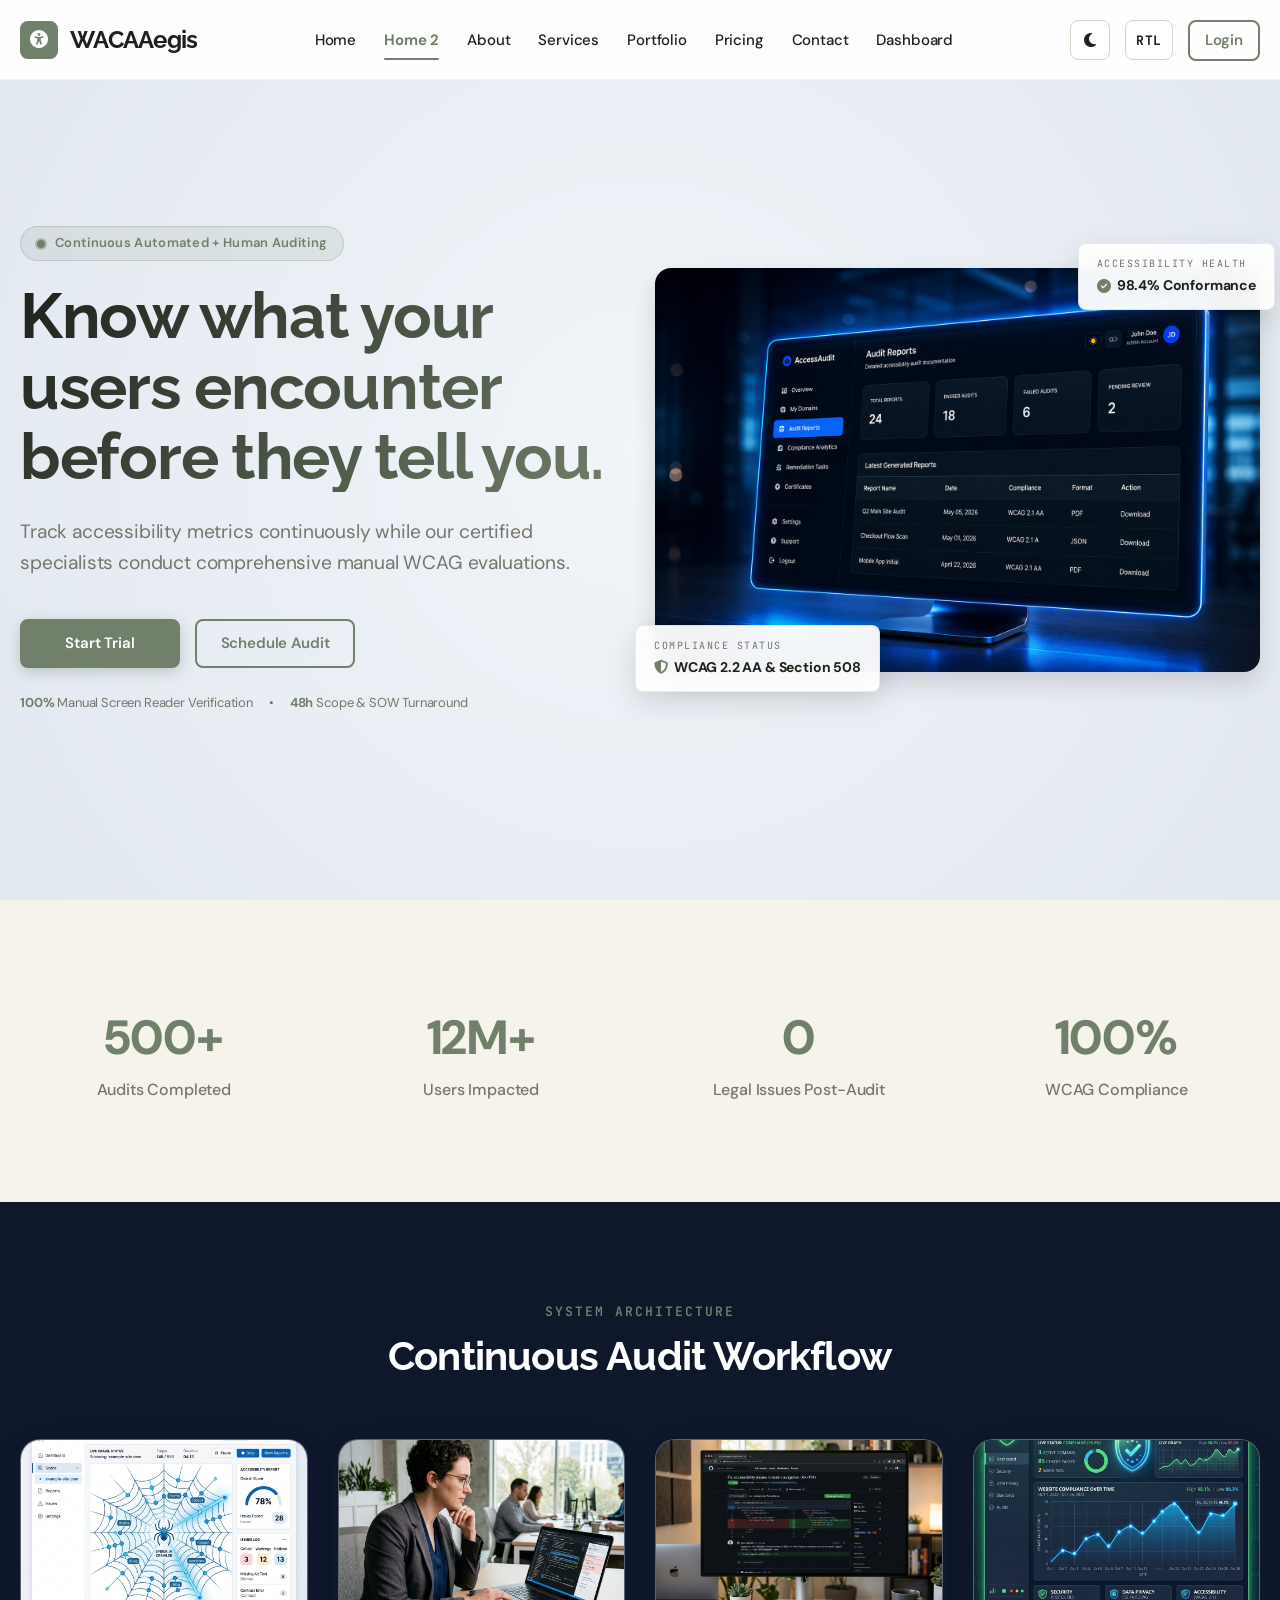
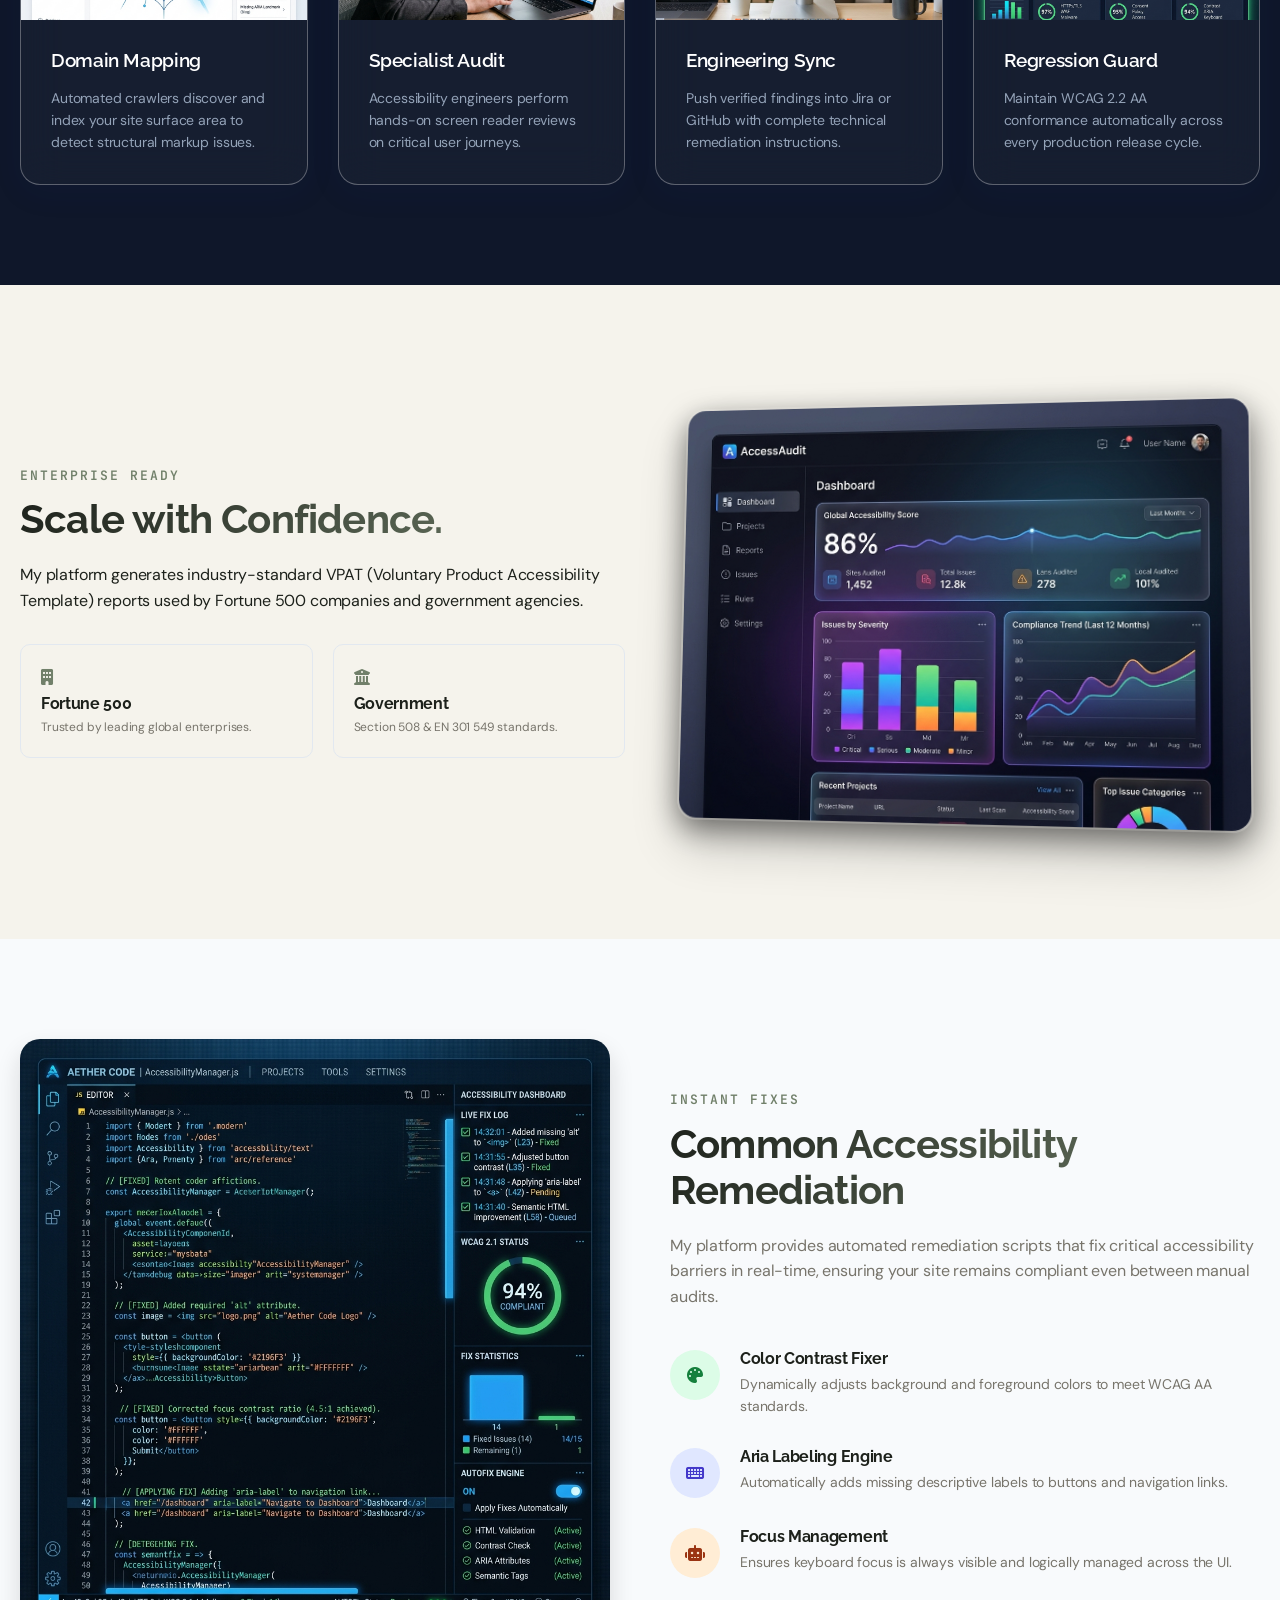
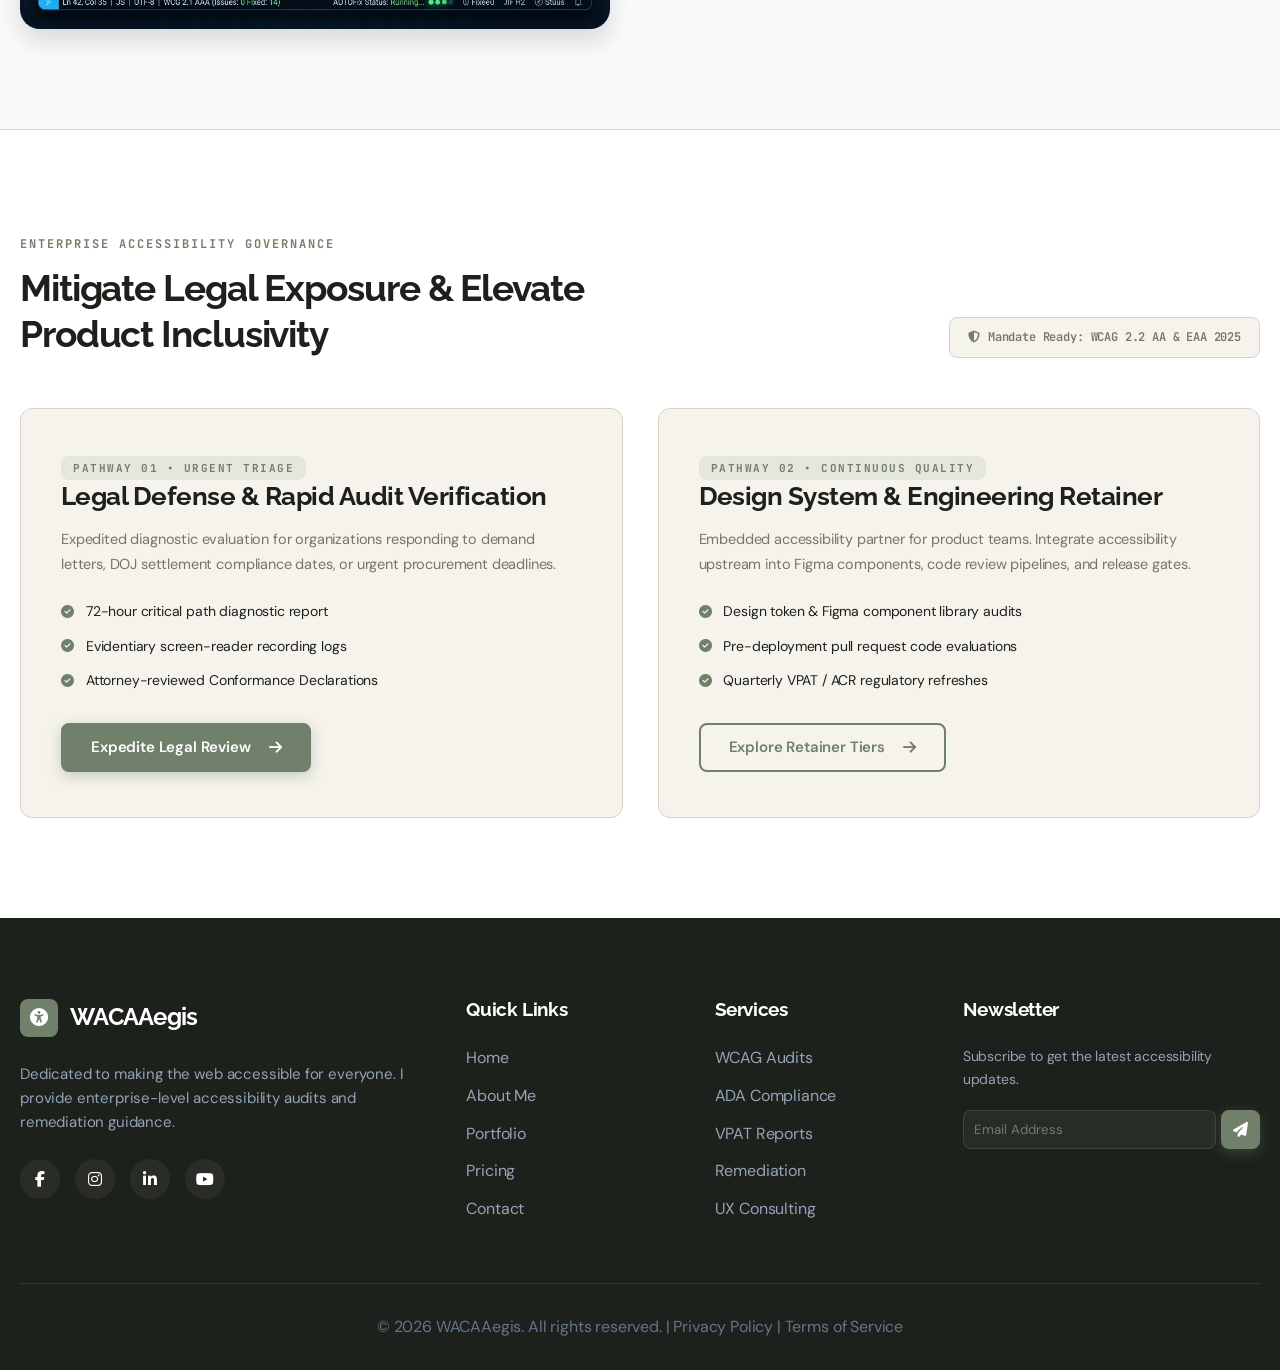
<file: home-2.html>
<!DOCTYPE html>
<html lang="en">

<head>
    <meta charset="UTF-8">
    <meta name="viewport" content="width=device-width, initial-scale=1.0">
    <link rel="icon" type="image/svg+xml" href="assets/images/favicon.svg">
    <title>Enterprise Accessibility Solutions | Premium Audit Dashboard</title>

    <!-- CSS -->
    <link rel="stylesheet" href="assets/css/style.css">
    <link rel="stylesheet" href="assets/css/dark-mode.css">
    <link rel="stylesheet" href="assets/css/rtl.css">

    <!-- Font Awesome -->
    <link rel="stylesheet" href="https://cdnjs.cloudflare.com/ajax/libs/font-awesome/6.4.0/css/all.min.css">

    <style>
        .glass-card {
            background: rgba(255, 255, 255, 0.7);
            backdrop-filter: blur(20px);
            border: 1px solid rgba(255, 255, 255, 0.3);
            box-shadow: 0 8px 32px 0 rgba(31, 38, 135, 0.07);
        }

        .floating {
            animation: float 6s ease-in-out infinite;
        }

        @keyframes float {
            0% {
                transform: translateY(0px);
            }

            50% {
                transform: translateY(-20px);
            }

            100% {
                transform: translateY(0px);
            }
        }

        .gradient-bg {
            background: radial-gradient(circle at 50% 50%, #f1f5f9 0%, #e2e8f0 100%);
        }

        body.dark-mode .btn-outline:hover,
        body.dark-mode .home2-governance-section .btn-outline:hover {
            background: #ffffff !important;
            color: #000000 !important;
        }

        body.dark-mode .btn-outline:hover *,
        body.dark-mode .btn-outline:hover span,
        body.dark-mode .btn-outline:hover i,
        body.dark-mode .home2-governance-section .btn-outline:hover *,
        body.dark-mode .home2-governance-section .btn-outline:hover span,
        body.dark-mode .home2-governance-section .btn-outline:hover i {
            color: #000000 !important;
        }
    </style>
</head>

<body class="premium-theme">
    <a href="#main-content" class="skip-link">Skip to main content</a>

    <!-- Header -->
    <header class="header">
        <div class="container">
            <nav class="nav">
                <a href="index.html" class="logo">
                    <i class="fas fa-universal-access"></i>
                    <span>WACAAegis</span>
                </a>

                <ul class="nav-links">
                    <li><a href="index.html" class="nav-link">Home</a></li>
                    <li><a href="home-2.html" class="nav-link active">Home 2</a></li>
                    <li><a href="about.html" class="nav-link">About</a></li>
                    <li><a href="services.html" class="nav-link">Services</a></li>
                    <li><a href="portfolio.html" class="nav-link">Portfolio</a></li>

                    <li><a href="pricing.html" class="nav-link">Pricing</a></li>
                    <li><a href="contact.html" class="nav-link">Contact</a></li>
                    <li><a href="dashboard.html" class="nav-link">Dashboard</a></li>
                    <li class="mobile-login">
                        <a href="login.html" class="btn btn-outline"
                            style="padding: 8px 15px; width: 100%; text-align: center;">Login</a>
                    </li>
                    <li class="mobile-toggle-wrapper">
                        <button class="theme-toggle" aria-label="Toggle theme" title="Toggle Theme"><i class="fas fa-moon"></i></button>
                        <button class="rtl-toggle" title="Toggle RTL/LTR">RTL</button>
                    </li>
                </ul>

                <div class="nav-actions">
                    <button class="theme-toggle" aria-label="Toggle theme" title="Toggle Theme"><i class="fas fa-moon"></i></button>
                    <button class="rtl-toggle" title="Toggle RTL/LTR">RTL</button>
                    <a href="login.html" class="btn btn-outline" style="padding: 8px 15px;">Login</a>
                    <div class="hamburger">
                        <span></span>
                        <span></span>
                        <span></span>
                    </div>
                </div>
            </nav>
        </div>
    </header>

    <main id="main-content">
        <!-- Section 1: Premium Hero -->
        <section class="section gradient-bg hero-homepage"
            style="min-height: 100vh; display: flex; align-items: center; justify-content: center; padding: 120px 0 80px; box-sizing: border-box; position: relative; overflow: hidden;">
            <div class="container">
                <div class="grid grid-2" style="align-items: center;">
                    <div data-reveal>
                        <div class="hero-live-pill">
                            <span class="pulse-dot"></span>
                            <span>Continuous Automated + Human Auditing</span>
                        </div>
                        <h1 class="section-title hero-title" style="font-size: 4rem; line-height: 1.1;">Know what your users encounter
                            <br><span style="color: var(--primary);">before</span> they tell you.
                        </h1>
                        <p style="font-size: 1.2rem; margin: 25px 0 40px; color: var(--text-muted);">
                            Track accessibility metrics continuously while our certified specialists conduct comprehensive manual WCAG evaluations.
                        </p>
                        <div class="hero-btns" style="display: flex; gap: 20px; justify-content: flex-start !important;">
                            <a href="register.html" class="btn btn-primary"
                                style="padding: 15px 40px;">Start Trial</a>
                            <a href="services.html" class="btn btn-outline"
                                style="padding: 15px 40px;">Schedule Audit</a>
                        </div>
                        <div class="hero-micro-metrics">
                            <span><strong style="color: var(--primary);">100%</strong> Manual Screen Reader Verification</span>
                            <span>&bull;</span>
                            <span><strong style="color: var(--primary);">48h</strong> Scope & SOW Turnaround</span>
                        </div>
                    </div>
                    <div data-reveal style="position: relative;">
                        <!-- Generated Premium Hero Image -->
                        <img src="assets/images/AuditImage.png" alt="Accessibility Analytics Dashboard" class="floating"
                            style="border-radius: var(--radius-lg); box-shadow: var(--shadow-lg); width: 100%;">

                        <!-- Decorative floating elements -->
                        <div class="hero-floating-badge badge-top floating">
                            <div class="badge-label">Accessibility Health</div>
                            <div class="badge-val">
                                <i class="fas fa-circle-check" style="color: var(--primary); font-size: 14px;"></i>
                                <span>98.4% Conformance</span>
                            </div>
                        </div>
                        <div class="hero-floating-badge badge-bottom floating">
                            <div class="badge-label">Compliance Status</div>
                            <div class="badge-val">
                                <i class="fas fa-shield-halved" style="color: var(--primary); font-size: 14px;"></i>
                                <span>WCAG 2.2 AA &amp; Section 508</span>
                            </div>
                        </div>
                    </div>
                </div>
            </div>
        </section>

        <!-- Section 2: Metrics & Statistics -->
        <section class="section">
            <div class="container">
                <div class="grid grid-4 text-center">
                    <div data-reveal>
                        <div style="font-size: 3rem; font-weight: 800; color: var(--primary);">500+</div>
                        <p style="color: var(--text-muted); font-weight: 500;">Audits Completed</p>
                    </div>
                    <div data-reveal>
                        <div style="font-size: 3rem; font-weight: 800; color: var(--primary);">12M+</div>
                        <p style="color: var(--text-muted); font-weight: 500;">Users Impacted</p>
                    </div>
                    <div data-reveal>
                        <div style="font-size: 3rem; font-weight: 800; color: var(--primary);">0</div>
                        <p style="color: var(--text-muted); font-weight: 500;">Legal Issues Post-Audit</p>
                    </div>
                    <div data-reveal>
                        <div style="font-size: 3rem; font-weight: 800; color: var(--primary);">100%</div>
                        <p style="color: var(--text-muted); font-weight: 500;">WCAG Compliance</p>
                    </div>
                </div>
            </div>
        </section>

        <!-- Section 3: Interactive Audit Workflow -->
        <section class="section" style="background: #0f172a; color: white;">
            <div class="container">
                <div class="text-center" style="margin-bottom: 60px;">
                    <span class="section-subtitle">SYSTEM ARCHITECTURE</span>
                    <h2 class="section-title" style="color: #ffffff !important; -webkit-text-fill-color: #ffffff !important; background: none !important;">Continuous Audit Workflow</h2>
                </div>
                <div class="grid grid-4">
                    <div class="glass-card"
                        style="padding: 0; border-radius: 20px; transition: 0.5s; overflow: hidden; background: rgba(255,255,255,0.03);"
                        data-reveal>
                        <img src="assets/images/workflow-1.png" alt="Domain Scan"
                            style="width: 100%; height: 180px; object-fit: cover;">
                        <div style="padding: 30px;">
                            <h3 style="color: white;">Domain Mapping</h3>
                            <p style="color: #94a3b8; font-size: 14px; margin-top: 15px;">Automated crawlers discover and index your site surface area to detect structural markup issues.</p>
                        </div>
                    </div>
                    <div class="glass-card"
                        style="padding: 0; border-radius: 20px; transition: 0.5s; overflow: hidden; background: rgba(255,255,255,0.03);"
                        data-reveal>
                        <img src="assets/images/workflow-2.png" alt="Expert Review"
                            style="width: 100%; height: 180px; object-fit: cover;">
                        <div style="padding: 30px;">
                            <h3 style="color: white;">Specialist Audit</h3>
                            <p style="color: #94a3b8; font-size: 14px; margin-top: 15px;">Accessibility engineers perform hands-on screen reader reviews on critical user journeys.</p>
                        </div>
                    </div>
                    <div class="glass-card"
                        style="padding: 0; border-radius: 20px; transition: 0.5s; overflow: hidden; background: rgba(255,255,255,0.03);"
                        data-reveal>
                        <img src="assets/images/workflow-3.png" alt="Dev Integration"
                            style="width: 100%; height: 180px; object-fit: cover;">
                        <div style="padding: 30px;">
                            <h3 style="color: white;">Engineering Sync</h3>
                            <p style="color: #94a3b8; font-size: 14px; margin-top: 15px;">Push verified findings into Jira or GitHub with complete technical remediation instructions.</p>
                        </div>
                    </div>
                    <div class="glass-card"
                        style="padding: 0; border-radius: 20px; transition: 0.5s; overflow: hidden; background: rgba(255,255,255,0.03);"
                        data-reveal>
                        <img src="assets/images/workflow-4.png" alt="Continuous Monitoring"
                            style="width: 100%; height: 180px; object-fit: cover;">
                        <div style="padding: 30px;">
                            <h3 style="color: white;">Regression Guard</h3>
                            <p style="color: #94a3b8; font-size: 14px; margin-top: 15px;">Maintain WCAG 2.2 AA conformance automatically across every production release cycle.</p>
                        </div>
                    </div>
                </div>
            </div>
        </section>

        <!-- Section 4: VPAT & ADA Compliance Showcase -->
        <section class="section">
            <div class="container">
                <div class="grid grid-2" style="align-items: center;">
                    <div data-reveal>
                        <span class="section-subtitle">Enterprise Ready</span>
                        <h2 class="section-title">Scale with Confidence.</h2>
                        <p style="margin-bottom: 30px;">My platform generates industry-standard VPAT (Voluntary Product
                            Accessibility Template) reports used by Fortune 500 companies and government agencies.</p>
                        <div style="display: grid; grid-template-columns: 1fr 1fr; gap: 20px;">
                            <div style="padding: 20px; border: 1px solid #e2e8f0; border-radius: 10px;">
                                <i class="fas fa-building" style="color: var(--primary); margin-bottom: 10px;"></i>
                                <h4 style="margin-bottom: 5px;">Fortune 500</h4>
                                <p style="font-size: 12px; color: var(--text-muted);">Trusted by leading global
                                    enterprises.</p>
                            </div>
                            <div style="padding: 20px; border: 1px solid #e2e8f0; border-radius: 10px;">
                                <i class="fas fa-university" style="color: var(--primary); margin-bottom: 10px;"></i>
                                <h4 style="margin-bottom: 5px;">Government</h4>
                                <p style="font-size: 12px; color: var(--text-muted);">Section 508 & EN 301 549
                                    standards.</p>
                            </div>
                        </div>
                    </div>
                    <div data-reveal style="perspective: 1200px; padding: 15px;">
                        <div style="transform: rotateY(-8deg) rotateX(4deg); transition: transform 0.5s ease; border-radius: 20px; box-shadow: 0 25px 50px rgba(0,0,0,0.2); border: 2px solid rgba(255,255,255,0.1);"
                            onmouseover="this.style.transform='rotateY(0deg) rotateX(0deg) scale(1.03)'"
                            onmouseout="this.style.transform='rotateY(-8deg) rotateX(4deg)'">
                            <img src="assets/images/DashBoard.png" alt="Website Dashboard"
                                style="border-radius: 18px; width: 100%; height: 420px; object-fit: cover; object-position: top center; display: block; box-shadow: 0 10px 30px rgba(0,0,0,0.5);">
                        </div>
                    </div>
                </div>
            </div>
        </section>

        <!-- Section 5: Automated Remediation Showcase (Split Layout) -->
        <section class="section" style="background-color: #f8fafc;">
            <div class="container">
                <div class="grid grid-2" style="align-items: center; gap: 60px;">
                    <div data-reveal>
                        <img src="assets/images/remediation-showcase.png" alt="Automated Remediation"
                            style="border-radius: 20px; box-shadow: var(--shadow-lg); width: 100%;">
                    </div>
                    <div data-reveal>
                        <span class="section-subtitle">Instant Fixes</span>
                        <h2 class="section-title">Common Accessibility Remediation</h2>
                        <p style="margin-bottom: 40px; color: var(--text-muted);">My platform provides automated
                            remediation
                            scripts that fix critical accessibility barriers in real-time, ensuring your site remains
                            compliant even between manual audits.</p>

                        <div style="display: grid; gap: 30px;">
                            <div style="display: flex; gap: 20px;">
                                <div class="remediation-icon-box icon-box-green">
                                    <i class="fas fa-palette"></i>
                                </div>
                                <div>
                                    <h4 style="margin-bottom: 5px;">Color Contrast Fixer</h4>
                                    <p style="font-size: 14px; color: var(--text-muted);">Dynamically adjusts background
                                        and
                                        foreground colors to meet WCAG AA standards.</p>
                                </div>
                            </div>
                            <div style="display: flex; gap: 20px;">
                                <div class="remediation-icon-box icon-box-indigo">
                                    <i class="fas fa-keyboard"></i>
                                </div>
                                <div>
                                    <h4 style="margin-bottom: 5px;">Aria Labeling Engine</h4>
                                    <p style="font-size: 14px; color: var(--text-muted);">Automatically adds missing
                                        descriptive labels to buttons and navigation links.</p>
                                </div>
                            </div>
                            <div style="display: flex; gap: 20px;">
                                <div class="remediation-icon-box icon-box-orange">
                                    <i class="fas fa-robot"></i>
                                </div>
                                <div>
                                    <h4 style="margin-bottom: 5px;">Focus Management</h4>
                                    <p style="font-size: 14px; color: var(--text-muted);">Ensures keyboard focus is
                                        always
                                        visible and logically managed across the UI.</p>
                                </div>
                            </div>
                        </div>
                    </div>
                </div>
            </div>
        </section>

        <!-- Section 6: Enterprise Governance & Advisory Pathways -->
        <section class="home2-governance-section">
            <div class="container">
                <div class="gov-top-bar" data-reveal>
                    <div class="gov-top-left">
                        <span class="gov-tag">ENTERPRISE ACCESSIBILITY GOVERNANCE</span>
                        <h2 class="gov-title">Mitigate Legal Exposure & Elevate Product Inclusivity</h2>
                    </div>
                    <div class="gov-top-right">
                        <span class="gov-status-pill">
                            <i class="fas fa-shield-alt"></i>
                            <span>Mandate Ready: WCAG 2.2 AA & EAA 2025</span>
                        </span>
                    </div>
                </div>
                <div class="gov-dual-grid" data-reveal>
                    <div class="gov-channel-card">
                        <div>
                            <span class="gov-channel-badge">Pathway 01 &bull; Urgent Triage</span>
                            <h3 class="gov-channel-title">Legal Defense & Rapid Audit Verification</h3>
                            <p class="gov-channel-desc">
                                Expedited diagnostic evaluation for organizations responding to demand letters, DOJ settlement compliance dates, or urgent procurement deadlines.
                            </p>
                            <ul class="gov-feature-list">
                                <li><i class="fas fa-check-circle"></i> 72-hour critical path diagnostic report</li>
                                <li><i class="fas fa-check-circle"></i> Evidentiary screen-reader recording logs</li>
                                <li><i class="fas fa-check-circle"></i> Attorney-reviewed Conformance Declarations</li>
                            </ul>
                        </div>
                        <a href="contact.html" class="btn btn-primary" style="align-self: flex-start; padding: 12px 28px;">
                            <span>Expedite Legal Review</span>
                            <i class="fas fa-arrow-right" style="margin-left: 8px;"></i>
                        </a>
                    </div>
                    <div class="gov-channel-card">
                        <div>
                            <span class="gov-channel-badge">Pathway 02 &bull; Continuous Quality</span>
                            <h3 class="gov-channel-title">Design System & Engineering Retainer</h3>
                            <p class="gov-channel-desc">
                                Embedded accessibility partner for product teams. Integrate accessibility upstream into Figma components, code review pipelines, and release gates.
                            </p>
                            <ul class="gov-feature-list">
                                <li><i class="fas fa-check-circle"></i> Design token & Figma component library audits</li>
                                <li><i class="fas fa-check-circle"></i> Pre-deployment pull request code evaluations</li>
                                <li><i class="fas fa-check-circle"></i> Quarterly VPAT / ACR regulatory refreshes</li>
                            </ul>
                        </div>
                        <a href="pricing.html" class="btn btn-outline" style="align-self: flex-start; padding: 12px 28px;">
                            <span>Explore Retainer Tiers</span>
                            <i class="fas fa-arrow-right" style="margin-left: 8px;"></i>
                        </a>
                    </div>
                </div>
            </div>
        </section>
    </main>

    <!-- Footer -->
    <footer class="footer">
        <div class="container">
            <div class="footer-grid">
                <div class="footer-about">
                    <a href="index.html" class="logo" style="margin-bottom: 25px;">
                        <i class="fas fa-universal-access"></i>
                        <span>WACAAegis</span>
                    </a>
                    <p>Dedicated to making the web accessible for everyone. I provide enterprise-level accessibility
                        audits and remediation guidance.</p>
                    <div class="social-links">
                        <a href="#" class="social-link"><i class="fab fa-facebook-f"></i></a>
                        <a href="#" class="social-link"><i class="fab fa-instagram"></i></a>
                        <a href="#" class="social-link"><i class="fab fa-linkedin-in"></i></a>
                        <a href="#" class="social-link"><i class="fab fa-youtube"></i></a>
                    </div>
                </div>
                <div>
                    <h4 class="footer-title">Quick Links</h4>
                    <ul class="footer-links">
                        <li><a href="index.html">Home</a></li>

                        <li><a href="about.html">About Me</a></li>
                        <li><a href="portfolio.html">Portfolio</a></li>

                        <li><a href="pricing.html">Pricing</a></li>
                        <li><a href="contact.html">Contact</a></li>

                    </ul>
                </div>
                <div>
                    <h4 class="footer-title">Services</h4>
                    <ul class="footer-links">
                        <li><a href="services-details.html">WCAG Audits</a></li>
                        <li><a href="services-details.html">ADA Compliance</a></li>
                        <li><a href="services-details.html">VPAT Reports</a></li>
                        <li><a href="services-details.html">Remediation</a></li>
                        <li><a href="services-details.html">UX Consulting</a></li>
                    </ul>
                </div>
                <div>
                    <h4 class="footer-title">Newsletter</h4>
                    <p style="color: #94a3b8; font-size: 14px; margin-bottom: 20px;">Subscribe to get the latest
                        accessibility updates.</p>
                    <form style="display: flex; gap: 5px;">
                        <input type="email" placeholder="Email Address"
                            style="padding: 10px; border-radius: var(--radius-sm); flex-grow: 1; background: rgba(255,255,255,0.05); color: white; border: 1px solid rgba(255,255,255,0.1);"
                            required id="footer-email-2">
                        <button type="submit" class="btn btn-primary" style="padding: 10px;"><i
                                class="fas fa-paper-plane"></i></button>
                    </form>
                </div>
            </div>
            <div class="footer-bottom">
                <p>&copy; 2026 WACAAegis. All rights reserved. | <a href="coming-soon.html">Privacy Policy</a> | <a
                        href="coming-soon.html">Terms of Service</a></p>
            </div>
        </div>
    </footer>

    <!-- Scripts -->
    <script src="assets/js/main.js"></script>
    <script src="assets/js/accessibility.js"></script>

    <button id="back-to-top" class="back-to-top" title="Back to Top" aria-label="Back to Top"><i
            class="fas fa-arrow-up"></i></button>
</body>

</html>
</file>
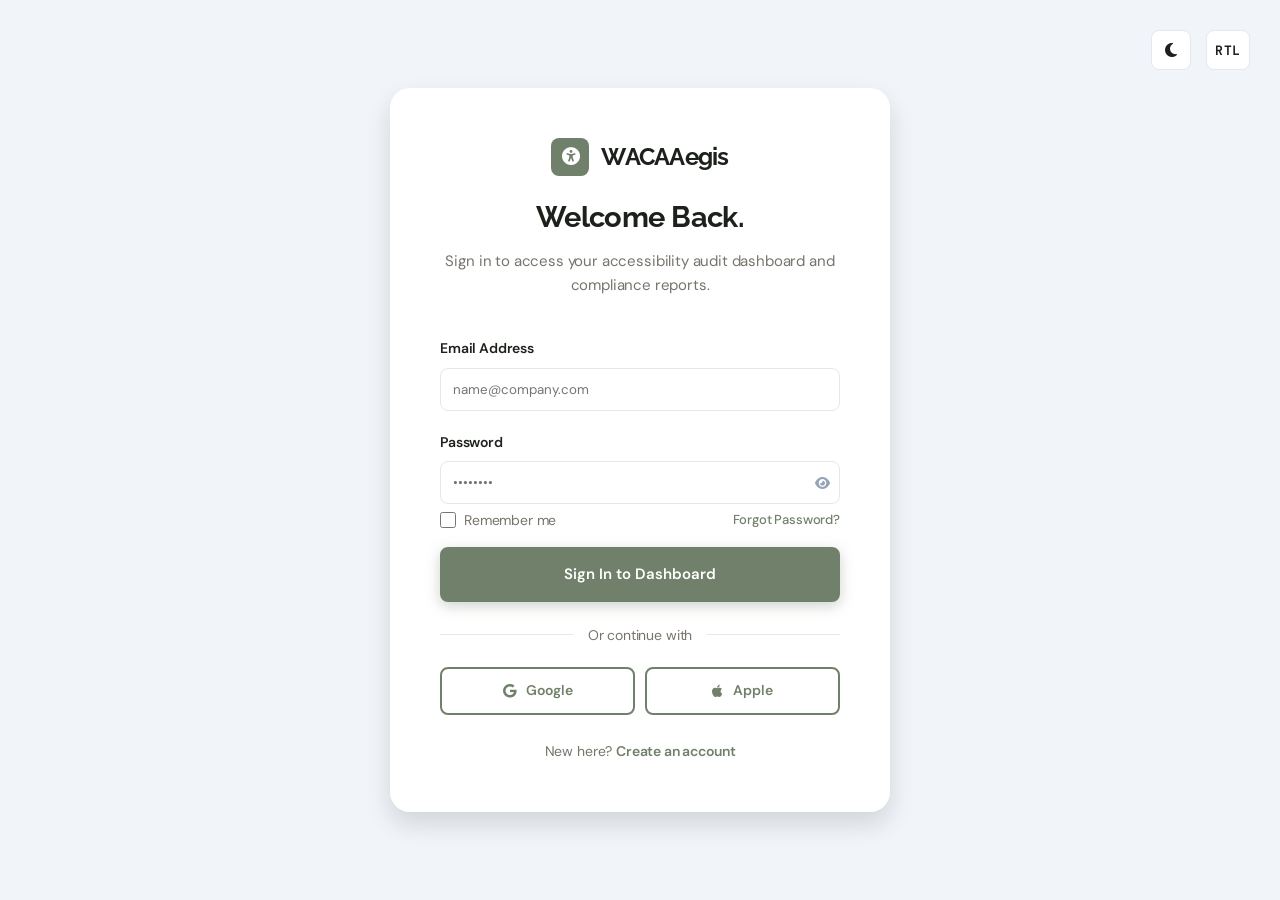
<file: login.html>
<!DOCTYPE html>
<html lang="en">

<head>
    <meta charset="UTF-8">
    <meta name="viewport" content="width=device-width, initial-scale=1.0">
    <link rel="icon" type="image/svg+xml" href="assets/images/favicon.svg">
    <title>Login | WACAAegis Dashboard</title>
    <link rel="stylesheet" href="assets/css/style.css">
    <link rel="stylesheet" href="assets/css/dark-mode.css">
    <link rel="stylesheet" href="assets/css/rtl.css">
    <link rel="stylesheet" href="https://cdnjs.cloudflare.com/ajax/libs/font-awesome/6.4.0/css/all.min.css">
    <style>
        body {
            background: #f1f5f9;
        }

        .login-container {
            min-height: 100vh;
            display: flex;
            align-items: center;
            justify-content: center;
            padding: 20px;
        }

        .login-box {
            background: white;
            border-radius: 20px;
            overflow: hidden;
            display: grid;
            grid-template-columns: 1fr 1.2fr;
            max-width: 1000px;
            width: 100%;
            box-shadow: var(--shadow-lg);
        }

        @media (max-width: 768px) {
            .login-box {
                grid-template-columns: 1fr;
            }

            .login-visual {
                display: none;
            }
        }

        @media (max-width: 480px) {
            .login-container {
                padding: 15px;
                padding-top: 80px !important;
                align-items: flex-start !important;
                justify-content: flex-start !important;
            }

            .auth-inner-box {
                padding: 30px 20px !important;
            }

            .social-grid {
                grid-template-columns: 1fr !important;
                gap: 12px !important;
            }

            .auth-header h2 {
                font-size: 1.5rem !important;
            }

            .remember-forgot {
                flex-direction: row !important;
                justify-content: space-between !important;
                gap: 5px !important;
            }

            .remember-forgot label,
            .remember-forgot a {
                font-size: 12px !important;
            }

            .auth-toggles {
                position: absolute !important;
                top: 20px !important;
                right: 20px !important;
                gap: 10px !important;
                z-index: 1100 !important;
            }

            .auth-toggles button {
                width: 38px !important;
                height: 38px !important;
                font-size: 16px !important;
                box-shadow: 0 4px 12px rgba(0, 0, 0, 0.1) !important;
            }
        }
    </style>
</head>

<body>
    <div class="auth-toggles"
        style="position: absolute; top: 30px; right: 30px; display: flex; gap: 15px; z-index: 1100;">
        <button class="theme-toggle" aria-label="Toggle theme" title="Toggle Theme"
            style="background: white; border: 1px solid #e2e8f0; width: 40px; height: 40px; border-radius: var(--radius-sm); cursor: pointer; display: flex; align-items: center; justify-content: center;"><i class="fas fa-moon"></i></button>
        <button class="rtl-toggle" title="Toggle RTL/LTR"
            style="background: white; border: 1px solid #e2e8f0; width: 44px; height: 40px; cursor: pointer; display: flex; align-items: center; justify-content: center; font-family: var(--font-mono); font-weight: 700; font-size: 13px;">RTL</button>
    </div>
    <div class="login-container">
        <div class="login-box" style="grid-template-columns: 1fr; max-width: 500px;">
            <div class="auth-inner-box" style="padding: 50px;">
                <!-- Branding & Welcome Text moved here -->
                <div class="auth-header" style="text-align: center; margin-bottom: 40px;">
                    <a href="index.html" class="logo"
                        style="color: var(--primary); justify-content: center; margin-bottom: 25px;"><i
                            class="fas fa-universal-access"></i><span>WACAAegis</span></a>
                    <h2 style="font-size: 1.8rem; margin-bottom: 15px;">Welcome Back.</h2>
                    <p style="color: var(--text-muted); font-size: 15px;">Sign in to access your accessibility audit
                        dashboard and compliance reports.</p>
                </div>



                <form action="dashboard.html" method="GET" style="display: grid; gap: 20px;">
                    <div>
                        <label for="email"
                            style="display: block; margin-bottom: 8px; font-weight: 600; font-size: 14px;">Email
                            Address</label>
                        <input type="email" id="email" placeholder="name@company.com"
                            style="width: 100%; padding: 12px; border-radius: 8px; border: 1px solid #e2e8f0;" required>
                    </div>
                    <div>
                        <label for="password"
                            style="display: block; margin-bottom: 8px; font-weight: 600; font-size: 14px;">Password</label>
                        <div style="position: relative;">
                            <input type="password" id="password" placeholder="••••••••"
                                style="width: 100%; padding: 12px; border-radius: 8px; border: 1px solid #e2e8f0;"
                                required>
                            <button type="button" class="password-toggle"
                                style="position: absolute; right: 10px; top: 50%; transform: translateY(-50%); background: none; border: none; color: #94a3b8; cursor: pointer;"><i
                                    class="fas fa-eye"></i></button>
                        </div>
                        <div class="remember-forgot"
                            style="display: flex; justify-content: space-between; align-items: center; margin-top: 5px;">
                            <div style="display: flex; align-items: center; gap: 8px;">
                                <input type="checkbox" id="remember"
                                    style="width: 16px; height: 16px; cursor: pointer;">
                                <label for="remember"
                                    style="font-size: 14px; color: var(--text-muted); cursor: pointer;">Remember
                                    me</label>
                            </div>
                            <a href="#" style="font-size: 13px; color: var(--primary); font-weight: 500;">Forgot
                                Password?</a>
                        </div>
                        <button type="submit" class="btn btn-primary"
                            style="padding: 15px; width: 100%; margin-top: 15px;">Sign In to Dashboard</button>

                        <!-- Section 3: Social Login -->
                        <div style="text-align: center; position: relative; margin: 20px 0;">
                            <span
                                style="background: white; padding: 0 15px; position: relative; z-index: 2; font-size: 14px; color: var(--text-muted);">Or
                                continue with</span>
                            <div
                                style="position: absolute; top: 50%; left: 0; width: 100%; height: 1px; background: #e2e8f0;">
                            </div>
                        </div>

                        <div class="social-grid" style="display: grid; grid-template-columns: 1fr 1fr; gap: 10px;">
                            <button type="button" class="btn btn-outline" style="font-size: 14px;"><i
                                    class="fab fa-google"></i> Google</button>
                            <button type="button" class="btn btn-outline" style="font-size: 14px;"><i
                                    class="fab fa-apple"></i> Apple</button>
                        </div>

                        <div style="text-align: center; margin-top: 25px;">
                            <p style="color: var(--text-muted); font-size: 14px;">New here? <a href="register.html"
                                    style="color: var(--primary); font-weight: 600;">Create an account</a></p>
                        </div>
                </form>
            </div>
        </div>
    </div>
    <script src="assets/js/main.js"></script>
    <script src="assets/js/accessibility.js"></script>

    <button id="back-to-top" class="back-to-top" title="Back to Top" aria-label="Back to Top"><i class="fas fa-arrow-up"></i></button>
</body>

</html>
</file>
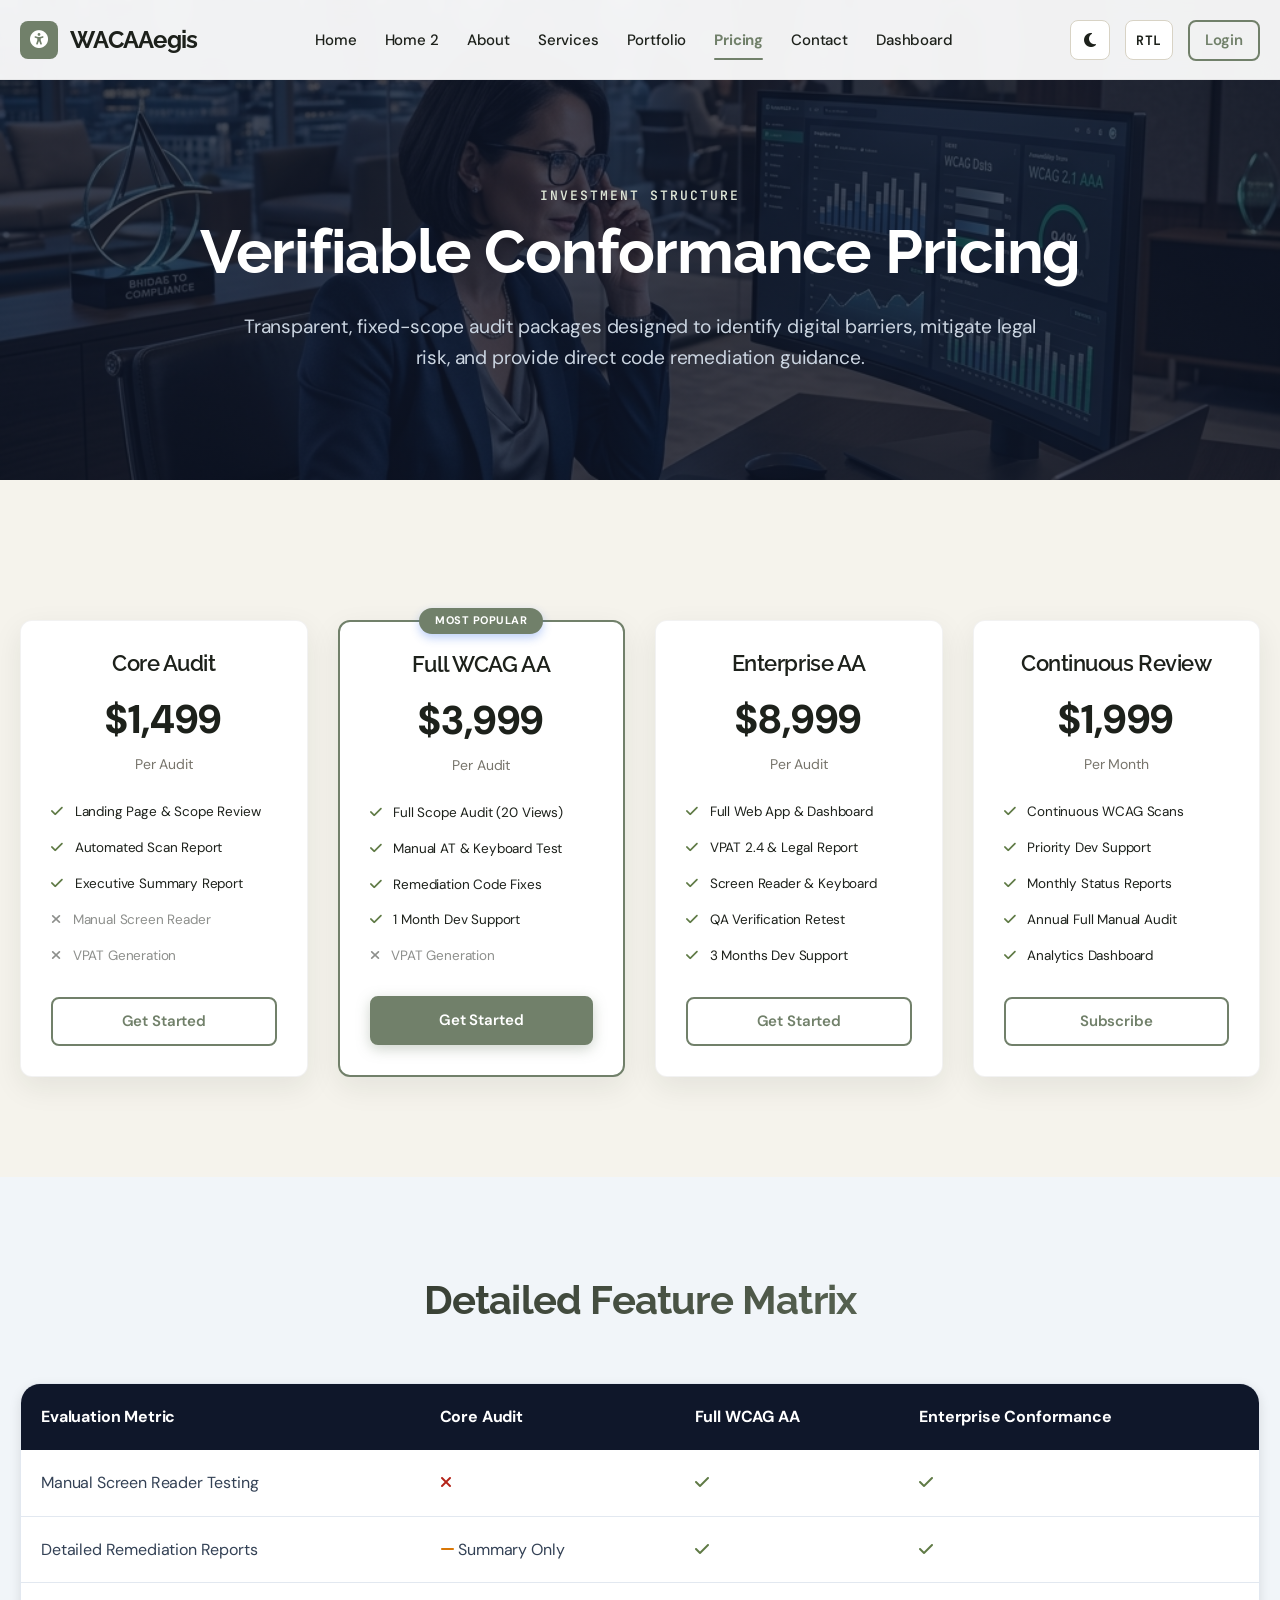
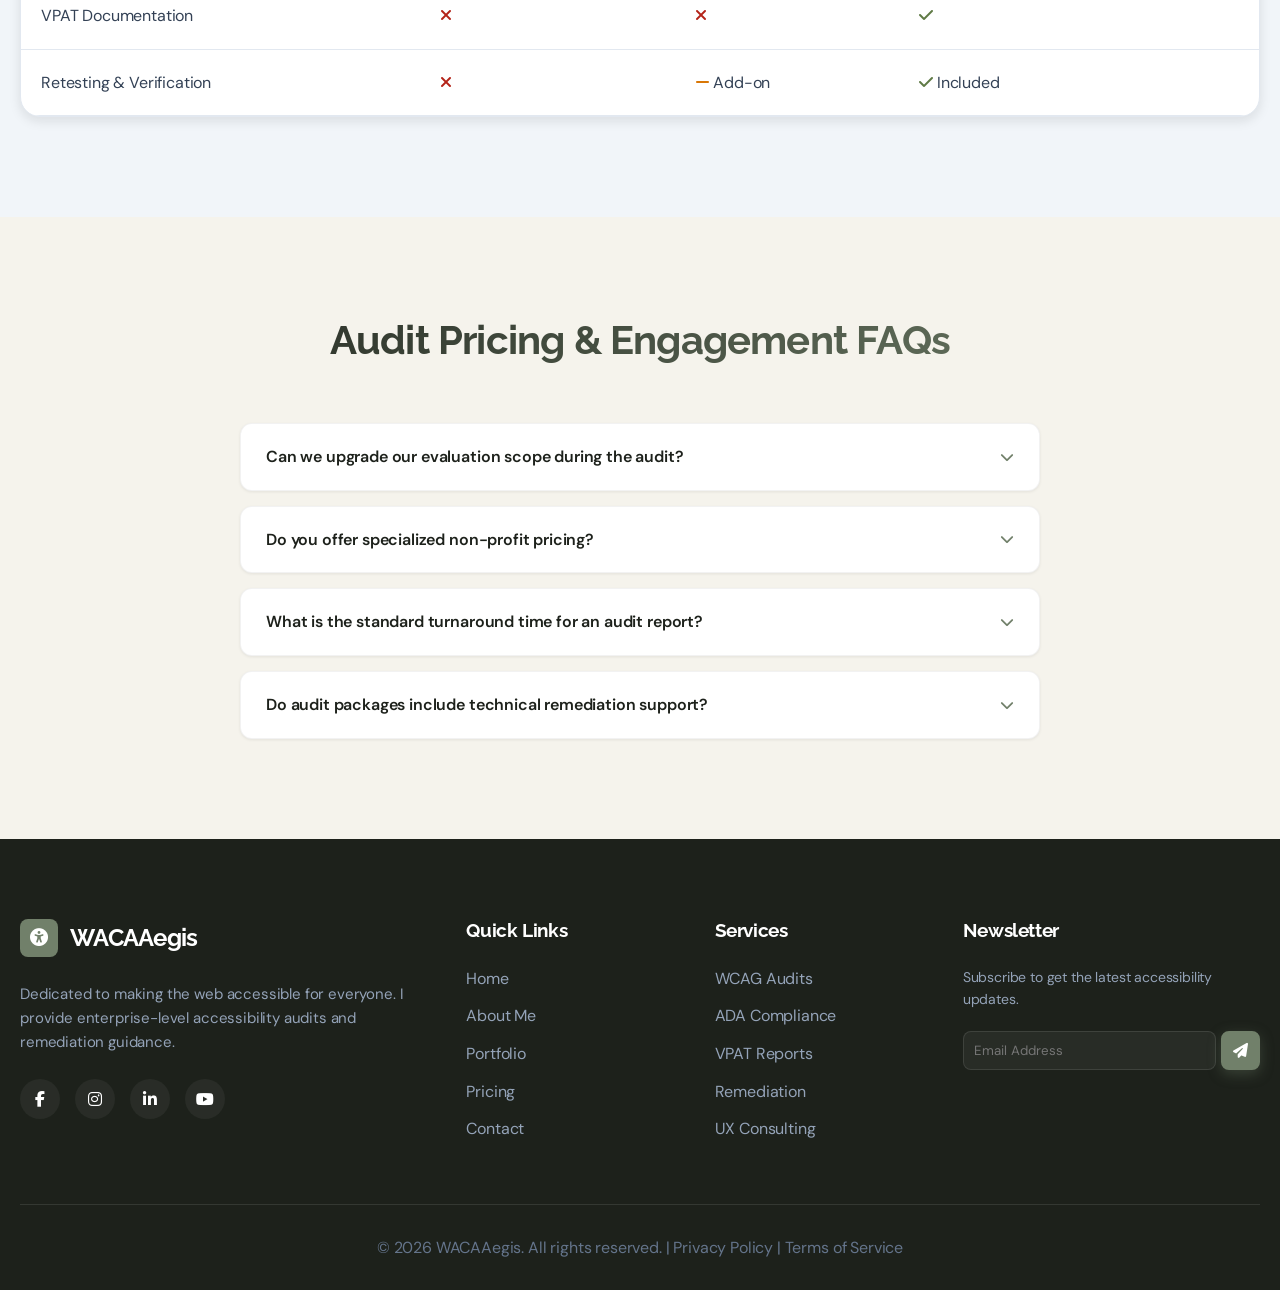
<file: pricing.html>
<!DOCTYPE html>
<html lang="en">
<head>
    <meta charset="UTF-8">
    <meta name="viewport" content="width=device-width, initial-scale=1.0">
    <link rel="icon" type="image/svg+xml" href="assets/images/favicon.svg">
    <title>Pricing | Accessibility Audit Packages & Compliance Plans</title>
    <link rel="stylesheet" href="assets/css/style.css">
    <link rel="stylesheet" href="assets/css/dark-mode.css">
    <link rel="stylesheet" href="assets/css/rtl.css">
    <link rel="stylesheet" href="https://cdnjs.cloudflare.com/ajax/libs/font-awesome/6.4.0/css/all.min.css">
</head>
<body>
    <header class="header">
        <div class="container">
            <nav class="nav">
                <a href="index.html" class="logo"><i class="fas fa-universal-access"></i><span>WACAAegis</span></a>
                <ul class="nav-links">
                    <li><a href="index.html" class="nav-link">Home</a></li>
                    <li><a href="home-2.html" class="nav-link">Home 2</a></li>
                    <li><a href="about.html" class="nav-link">About</a></li>
                    <li><a href="services.html" class="nav-link">Services</a></li>
                    <li><a href="portfolio.html" class="nav-link">Portfolio</a></li>

                    <li><a href="pricing.html" class="nav-link active">Pricing</a></li>
                    <li><a href="contact.html" class="nav-link">Contact</a></li>
                    <li><a href="dashboard.html" class="nav-link">Dashboard</a></li>
                    <li class="mobile-login">
                        <a href="login.html" class="btn btn-outline" style="padding: 8px 15px; width: 100%; text-align: center;">Login</a>
                    </li>
                    <li class="mobile-toggle-wrapper">
                        <button class="theme-toggle" aria-label="Toggle theme" title="Toggle Theme"><i class="fas fa-moon"></i></button>
                        <button class="rtl-toggle" title="Toggle RTL/LTR">RTL</button>
                    </li>
                </ul>
                <div class="nav-actions">
                    <button class="theme-toggle" aria-label="Toggle theme" title="Toggle Theme"><i class="fas fa-moon"></i></button>
                    <button class="rtl-toggle" title="Toggle RTL/LTR">RTL</button>
                    <a href="login.html" class="btn btn-outline" style="padding: 8px 15px;">Login</a>
                    <div class="hamburger"><span></span><span></span><span></span></div>
                </div>
            </nav>
        </div>
    </header>

    <main id="main-content">
        <!-- Section 1: Pricing Hero -->
        <section class="section page-hero"
            style="min-height: 480px; padding: 180px 0 100px; display: flex; align-items: center; justify-content: center; box-sizing: border-box; background: linear-gradient(rgba(15, 23, 42, 0.75), rgba(15, 23, 42, 0.75)), url('assets/images/pricing-hero.png') center/cover no-repeat; color: white; text-align: center;">
            <div class="container" data-reveal>
                <span class="section-subtitle" style="color: #DCE4D5;">INVESTMENT STRUCTURE</span>
                <h1 class="section-title hero-title" style="color: white; font-size: 3.8rem; margin-bottom: 25px;">Verifiable Conformance Pricing</h1>
                <p style="max-width: 800px; margin: 0 auto; color: #cbd5e1; font-size: 1.2rem; line-height: 1.6;">
                    Transparent, fixed-scope audit packages designed to identify digital barriers, mitigate legal risk, and provide direct code remediation guidance.
                </p>
            </div>
        </section>

        <!-- Section 2: Pricing Cards (4 cards) -->
        <section class="section">
            <div class="container">
                <div class="grid grid-4" style="align-items: stretch; margin-top: 40px;">
                    <div class="card" data-reveal style="padding: 0;">
                        <div class="card-content" style="padding: 30px; height: 100%; display: flex; flex-direction: column;">
                            <div class="text-center" style="margin-bottom: 25px;">
                                <h3 style="font-size: 1.4rem; margin-bottom: 10px; white-space: nowrap;">Core Audit</h3>
                                <div style="font-size: 2.5rem; font-weight: 800; color: var(--black);">$1,499</div>
                                <span style="color: var(--text-muted); font-size: 14px;">Per Audit</span>
                            </div>
                            <ul style="margin-bottom: 30px; display: grid; gap: 14px; font-size: 13.5px; flex-grow: 1;">
                                <li><i class="fas fa-check" style="color: var(--success); margin-right: 8px;"></i> Landing Page & Scope Review</li>
                                <li><i class="fas fa-check" style="color: var(--success); margin-right: 8px;"></i> Automated Scan Report</li>
                                <li><i class="fas fa-check" style="color: var(--success); margin-right: 8px;"></i> Executive Summary Report</li>
                                <li style="opacity: 0.5;"><i class="fas fa-times" style="margin-right: 8px;"></i> Manual Screen Reader</li>
                                <li style="opacity: 0.5;"><i class="fas fa-times" style="margin-right: 8px;"></i> VPAT Generation</li>
                            </ul>
                            <div style="margin-top: auto;">
                                <a href="contact.html" class="btn btn-outline" style="width:100%;">Get Started</a>
                            </div>
                        </div>
                    </div>
                    <div class="card" data-reveal style="padding: 0; position: relative; overflow: visible; border: 2px solid var(--primary);">
                        <span style="position: absolute; top: -14px; left: 50%; transform: translateX(-50%); background: var(--primary); color: white; padding: 4px 16px; border-radius: 20px; font-size: 11px; font-weight: 700; text-transform: uppercase; letter-spacing: 0.5px; z-index: 10; white-space: nowrap; box-shadow: 0 4px 10px rgba(37,99,235,0.3);">Most Popular</span>
                        <div class="card-content" style="padding: 30px; height: 100%; display: flex; flex-direction: column;">
                            <div class="text-center" style="margin-bottom: 25px;">
                                <h3 style="font-size: 1.4rem; margin-bottom: 10px; white-space: nowrap;">Full WCAG AA</h3>
                                <div style="font-size: 2.5rem; font-weight: 800; color: var(--black);">$3,999</div>
                                <span style="color: var(--text-muted); font-size: 14px;">Per Audit</span>
                            </div>
                            <ul style="margin-bottom: 30px; display: grid; gap: 14px; font-size: 13.5px; flex-grow: 1;">
                                <li><i class="fas fa-check" style="color: var(--success); margin-right: 8px;"></i> Full Scope Audit (20 Views)</li>
                                <li><i class="fas fa-check" style="color: var(--success); margin-right: 8px;"></i> Manual AT & Keyboard Test</li>
                                <li><i class="fas fa-check" style="color: var(--success); margin-right: 8px;"></i> Remediation Code Fixes</li>
                                <li><i class="fas fa-check" style="color: var(--success); margin-right: 8px;"></i> 1 Month Dev Support</li>
                                <li style="opacity: 0.5;"><i class="fas fa-times" style="margin-right: 8px;"></i> VPAT Generation</li>
                            </ul>
                            <div style="margin-top: auto;">
                                <a href="contact.html" class="btn btn-primary" style="width:100%;">Get Started</a>
                            </div>
                        </div>
                    </div>
                    <div class="card" data-reveal style="padding: 0;">
                        <div class="card-content" style="padding: 30px; height: 100%; display: flex; flex-direction: column;">
                            <div class="text-center" style="margin-bottom: 25px;">
                                <h3 style="font-size: 1.4rem; margin-bottom: 10px; white-space: nowrap;">Enterprise AA</h3>
                                <div style="font-size: 2.5rem; font-weight: 800; color: var(--black);">$8,999</div>
                                <span style="color: var(--text-muted); font-size: 14px;">Per Audit</span>
                            </div>
                            <ul style="margin-bottom: 30px; display: grid; gap: 14px; font-size: 13.5px; flex-grow: 1;">
                                <li><i class="fas fa-check" style="color: var(--success); margin-right: 8px;"></i> Full Web App & Dashboard</li>
                                <li><i class="fas fa-check" style="color: var(--success); margin-right: 8px;"></i> VPAT 2.4 & Legal Report</li>
                                <li><i class="fas fa-check" style="color: var(--success); margin-right: 8px;"></i> Screen Reader & Keyboard</li>
                                <li><i class="fas fa-check" style="color: var(--success); margin-right: 8px;"></i> QA Verification Retest</li>
                                <li><i class="fas fa-check" style="color: var(--success); margin-right: 8px;"></i> 3 Months Dev Support</li>
                            </ul>
                            <div style="margin-top: auto;">
                                <a href="contact.html" class="btn btn-outline" style="width:100%;">Get Started</a>
                            </div>
                        </div>
                    </div>
                    <div class="card" data-reveal style="padding: 0;">
                        <div class="card-content" style="padding: 30px; height: 100%; display: flex; flex-direction: column;">
                            <div class="text-center" style="margin-bottom: 25px;">
                                <h3 style="font-size: 1.4rem; margin-bottom: 10px; white-space: nowrap;">Continuous Review</h3>
                                <div style="font-size: 2.5rem; font-weight: 800; color: var(--black);">$1,999</div>
                                <span style="color: var(--text-muted); font-size: 14px;">Per Month</span>
                            </div>
                            <ul style="margin-bottom: 30px; display: grid; gap: 14px; font-size: 13.5px; flex-grow: 1;">
                                <li><i class="fas fa-check" style="color: var(--success); margin-right: 8px;"></i> Continuous WCAG Scans</li>
                                <li><i class="fas fa-check" style="color: var(--success); margin-right: 8px;"></i> Priority Dev Support</li>
                                <li><i class="fas fa-check" style="color: var(--success); margin-right: 8px;"></i> Monthly Status Reports</li>
                                <li><i class="fas fa-check" style="color: var(--success); margin-right: 8px;"></i> Annual Full Manual Audit</li>
                                <li><i class="fas fa-check" style="color: var(--success); margin-right: 8px;"></i> Analytics Dashboard</li>
                            </ul>
                            <div style="margin-top: auto;">
                                <a href="contact.html" class="btn btn-outline" style="width:100%;">Subscribe</a>
                            </div>
                        </div>
                    </div>
                </div>
            </div>
        </section>

        <!-- Section 3: Feature Comparison Table -->
        <section class="section" style="background: #f1f5f9;">
            <div class="container">
                <div class="text-center" style="margin-bottom: 60px;">
                    <h2 class="section-title">Detailed Feature Matrix</h2>
                </div>
                <div class="matrix-table-container" style="overflow-x: auto; border-radius: 20px; box-shadow: var(--shadow-md);">
                    <table class="matrix-table" style="width: 100%; border-collapse: collapse; text-align: left;">
                        <thead>
                            <tr>
                                <th style="padding: 20px;">Evaluation Metric</th>
                                <th style="padding: 20px;">Core Audit</th>
                                <th style="padding: 20px;">Full WCAG AA</th>
                                <th style="padding: 20px;">Enterprise Conformance</th>
                            </tr>
                        </thead>
                        <tbody>
                            <tr>
                                <td style="padding: 20px;">Manual Screen Reader Testing</td>
                                <td style="padding: 20px;"><i class="fas fa-times" style="color: var(--danger);"></i></td>
                                <td style="padding: 20px;"><i class="fas fa-check" style="color: var(--success);"></i></td>
                                <td style="padding: 20px;"><i class="fas fa-check" style="color: var(--success);"></i></td>
                            </tr>
                            <tr>
                                <td style="padding: 20px;">Detailed Remediation Reports</td>
                                <td style="padding: 20px;"><i class="fas fa-minus" style="color: var(--warning);"></i> Summary Only</td>
                                <td style="padding: 20px;"><i class="fas fa-check" style="color: var(--success);"></i></td>
                                <td style="padding: 20px;"><i class="fas fa-check" style="color: var(--success);"></i></td>
                            </tr>
                            <tr>
                                <td style="padding: 20px;">VPAT Documentation</td>
                                <td style="padding: 20px;"><i class="fas fa-times" style="color: var(--danger);"></i></td>
                                <td style="padding: 20px;"><i class="fas fa-times" style="color: var(--danger);"></i></td>
                                <td style="padding: 20px;"><i class="fas fa-check" style="color: var(--success);"></i></td>
                            </tr>
                            <tr>
                                <td style="padding: 20px;">Retesting & Verification</td>
                                <td style="padding: 20px;"><i class="fas fa-times" style="color: var(--danger);"></i></td>
                                <td style="padding: 20px;"><i class="fas fa-minus" style="color: var(--warning);"></i> Add-on</td>
                                <td style="padding: 20px;"><i class="fas fa-check" style="color: var(--success);"></i> Included</td>
                            </tr>
                        </tbody>
                    </table>
                </div>
            </div>
        </section>

        <!-- Section 4: FAQ Section -->
        <section class="section">
            <div class="container">
                <div class="text-center" style="margin-bottom: 60px;">
                    <h2 class="section-title">Audit Pricing & Engagement FAQs</h2>
                </div>
                <div class="faq-accordion">
                    <details class="faq-item" data-reveal>
                        <summary>Can we upgrade our evaluation scope during the audit?</summary>
                        <div class="faq-answer">
                            Yes, you can upgrade from Core Audit to Full WCAG AA at any time. Your initial assessment investment is applied directly to the expanded audit scope.
                        </div>
                    </details>
                    <details class="faq-item" data-reveal>
                        <summary>Do you offer specialized non-profit pricing?</summary>
                        <div class="faq-answer">
                            Yes, we provide standard 20% rate adjustments for verified non-profit institutions and educational organizations.
                        </div>
                    </details>
                    <details class="faq-item" data-reveal>
                        <summary>What is the standard turnaround time for an audit report?</summary>
                        <div class="faq-answer">
                            A standard WCAG 2.1 AA evaluation takes 10–15 business days depending on application complexity and dynamic state count.
                        </div>
                    </details>
                    <details class="faq-item" data-reveal>
                        <summary>Do audit packages include technical remediation support?</summary>
                        <div class="faq-answer">
                            Yes, our Full WCAG AA and Enterprise packages provide direct code remediation snippets, DOM line locations, and developer Q&A support.
                        </div>
                    </details>
                </div>
            </div>
        </section>


    </main>

    <footer class="footer">
        <div class="container">
            <div class="footer-grid">
                <div class="footer-about">
                    <a href="index.html" class="logo" style="margin-bottom: 25px;">
                        <i class="fas fa-universal-access"></i>
                        <span>WACAAegis</span>
                    </a>
                    <p>Dedicated to making the web accessible for everyone. I provide enterprise-level accessibility
                        audits and remediation guidance.</p>
                    <div class="social-links">
                        <a href="#" class="social-link"><i class="fab fa-facebook-f"></i></a>
                        <a href="#" class="social-link"><i class="fab fa-instagram"></i></a>
                        <a href="#" class="social-link"><i class="fab fa-linkedin-in"></i></a>
                        <a href="#" class="social-link"><i class="fab fa-youtube"></i></a>
                    </div>
                </div>
                <div>
                    <h4 class="footer-title">Quick Links</h4>
                    <ul class="footer-links">
                        <li><a href="index.html">Home</a></li>

                        <li><a href="about.html">About Me</a></li>
                        <li><a href="portfolio.html">Portfolio</a></li>
                        <li><a href="pricing.html">Pricing</a></li>
                        <li><a href="contact.html">Contact</a></li>

                    </ul>
                </div>
                <div>
                    <h4 class="footer-title">Services</h4>
                    <ul class="footer-links">
                        <li><a href="services-details.html">WCAG Audits</a></li>
                        <li><a href="services-details.html">ADA Compliance</a></li>
                        <li><a href="services-details.html">VPAT Reports</a></li>
                        <li><a href="services-details.html">Remediation</a></li>
                        <li><a href="services-details.html">UX Consulting</a></li>
                    </ul>
                </div>
                <div>
                    <h4 class="footer-title">Newsletter</h4>
                    <p style="color: #94a3b8; font-size: 14px; margin-bottom: 20px;">Subscribe to get the latest
                        accessibility updates.</p>
                    <form style="display: flex; gap: 5px;">
                        <input type="email" placeholder="Email Address"
                            style="padding: 10px; border-radius: var(--radius-sm); flex-grow: 1; background: rgba(255,255,255,0.05); color: white; border: 1px solid rgba(255,255,255,0.1);"
                            required id="footer-email">
                        <button type="submit" class="btn btn-primary" style="padding: 10px;"><i
                                class="fas fa-paper-plane"></i></button>
                    </form>
                </div>
            </div>
            <div class="footer-bottom">
                <p>&copy; 2026 WACAAegis. All rights reserved. | <a href="coming-soon.html">Privacy Policy</a> | <a
                        href="coming-soon.html">Terms of Service</a></p>
            </div>
        </div>
    </footer>
    <script src="assets/js/main.js"></script>
    <script src="assets/js/accessibility.js"></script>

    <button id="back-to-top" class="back-to-top" title="Back to Top" aria-label="Back to Top"><i class="fas fa-arrow-up"></i></button>
</body>
</html>
</file>
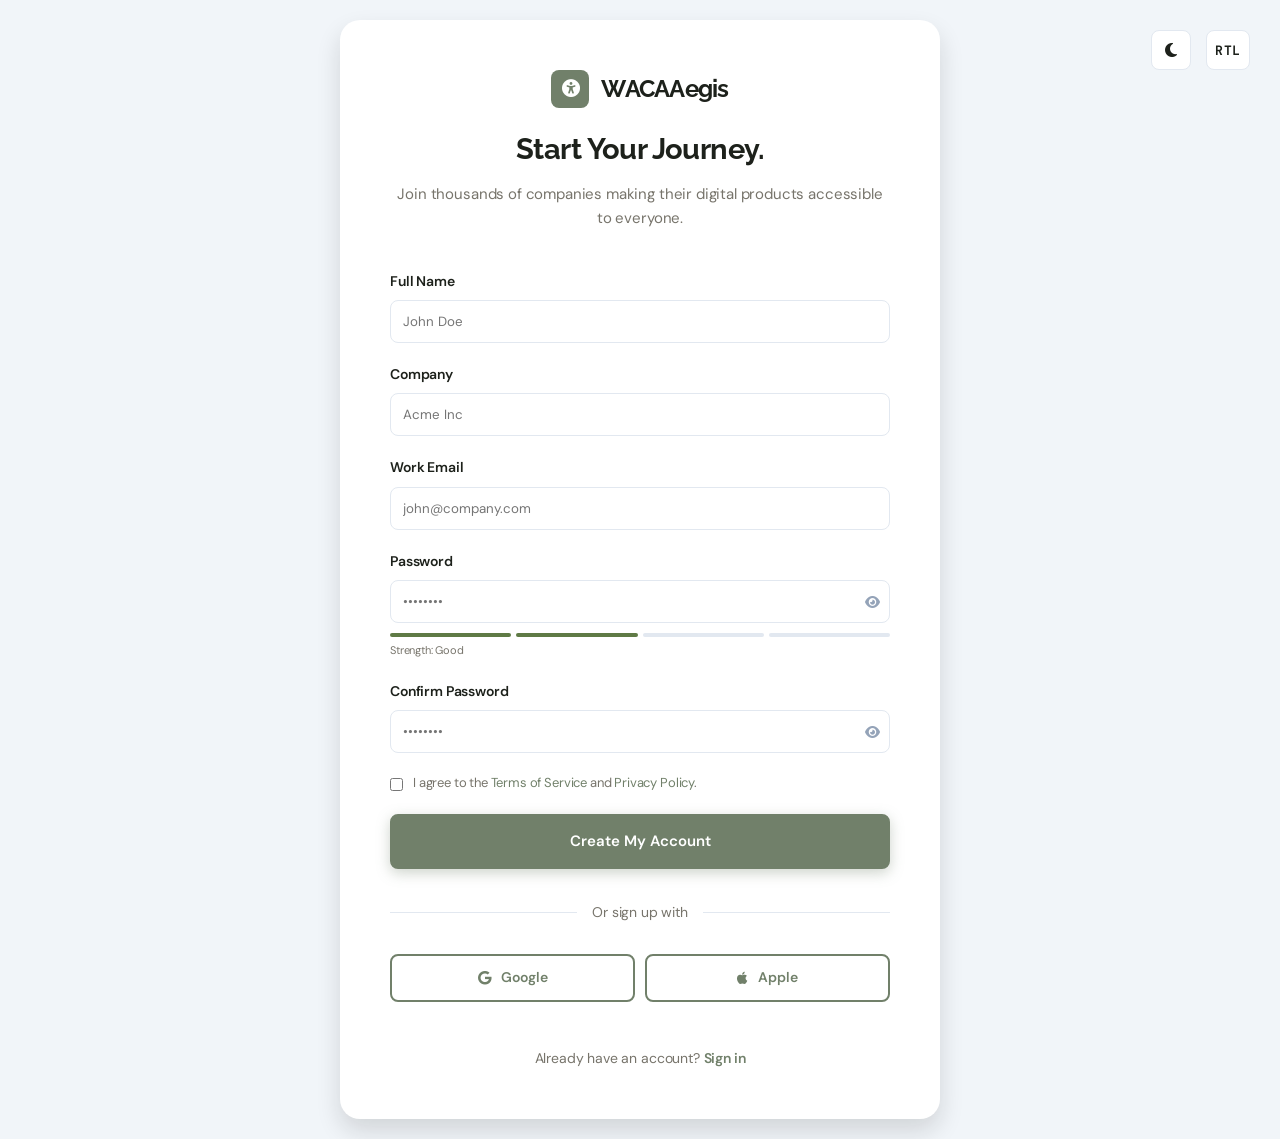
<file: register.html>
<!DOCTYPE html>
<html lang="en">

<head>
    <meta charset="UTF-8">
    <meta name="viewport" content="width=device-width, initial-scale=1.0">
    <link rel="icon" type="image/svg+xml" href="assets/images/favicon.svg">
    <title>Register | Join WACAAegis</title>
    <link rel="stylesheet" href="assets/css/style.css">
    <link rel="stylesheet" href="assets/css/dark-mode.css">
    <link rel="stylesheet" href="assets/css/rtl.css">
    <link rel="stylesheet" href="https://cdnjs.cloudflare.com/ajax/libs/font-awesome/6.4.0/css/all.min.css">
    <style>
        body {
            background: #f1f5f9;
        }

        .login-container {
            min-height: 100vh;
            display: flex;
            align-items: center;
            justify-content: center;
            padding: 20px;
        }

        .login-box {
            background: white;
            border-radius: 20px;
            overflow: hidden;
            display: grid;
            grid-template-columns: 1.2fr 1fr;
            max-width: 1100px;
            width: 100%;
            box-shadow: var(--shadow-lg);
        }

        @media (max-width: 768px) {
            .login-box {
                grid-template-columns: 1fr;
            }

            .login-visual {
                order: 2;
            }
        }

        @media (max-width: 480px) {
            .login-container {
                padding: 15px;
                padding-top: 80px !important;
                align-items: flex-start !important;
                justify-content: flex-start !important;
            }

            .auth-inner-box {
                padding: 30px 20px !important;
            }

            .social-grid {
                grid-template-columns: 1fr !important;
                gap: 12px !important;
            }

            .auth-header h2 {
                font-size: 1.5rem !important;
            }

            .auth-toggles {
                position: absolute !important;
                top: 20px !important;
                right: 20px !important;
                gap: 10px !important;
                z-index: 1100 !important;
            }

            .auth-toggles button {
                width: 38px !important;
                height: 38px !important;
                font-size: 16px !important;
                box-shadow: 0 4px 12px rgba(0, 0, 0, 0.1) !important;
            }
        }
    </style>
</head>

<body>
    <div class="auth-toggles"
        style="position: absolute; top: 30px; right: 30px; display: flex; gap: 15px; z-index: 1100;">
        <button class="theme-toggle" aria-label="Toggle theme" title="Toggle Theme"
            style="background: white; border: 1px solid #e2e8f0; width: 40px; height: 40px; border-radius: var(--radius-sm); cursor: pointer; display: flex; align-items: center; justify-content: center;"><i class="fas fa-moon"></i></button>
        <button class="rtl-toggle" title="Toggle RTL/LTR"
            style="background: white; border: 1px solid #e2e8f0; width: 44px; height: 40px; cursor: pointer; display: flex; align-items: center; justify-content: center; font-family: var(--font-mono); font-weight: 700; font-size: 13px;">RTL</button>
    </div>
    <div class="login-container">
        <div class="login-box" style="grid-template-columns: 1fr; max-width: 600px;">
            <div class="auth-inner-box" style="padding: 50px;">
                <!-- Branding & Welcome Text moved here -->
                <div class="auth-header" style="text-align: center; margin-bottom: 40px;">
                    <a href="index.html" class="logo"
                        style="color: var(--primary); justify-content: center; margin-bottom: 25px;"><i
                            class="fas fa-universal-access"></i><span>WACAAegis</span></a>
                    <h2 style="font-size: 1.8rem; margin-bottom: 15px;">Start Your Journey.</h2>
                    <p style="color: var(--text-muted); font-size: 15px;">Join thousands of companies making their
                        digital products accessible to everyone.</p>
                </div>



                <form action="dashboard.html" method="GET" style="display: grid; gap: 20px;">
                    <div>
                        <label style="display: block; margin-bottom: 8px; font-weight: 600; font-size: 14px;">Full
                            Name</label>
                        <input type="text" placeholder="John Doe"
                            style="width: 100%; padding: 12px; border-radius: 8px; border: 1px solid #e2e8f0;" required>
                    </div>
                    <div>
                        <label
                            style="display: block; margin-bottom: 8px; font-weight: 600; font-size: 14px;">Company</label>
                        <input type="text" placeholder="Acme Inc"
                            style="width: 100%; padding: 12px; border-radius: 8px; border: 1px solid #e2e8f0;" required>
                    </div>
                    <div>
                        <label style="display: block; margin-bottom: 8px; font-weight: 600; font-size: 14px;">Work
                            Email</label>
                        <input type="email" placeholder="john@company.com"
                            style="width: 100%; padding: 12px; border-radius: 8px; border: 1px solid #e2e8f0;" required>
                    </div>
                    <div>
                        <label
                            style="display: block; margin-bottom: 8px; font-weight: 600; font-size: 14px;">Password</label>
                        <div style="position: relative;">
                            <input type="password" placeholder="••••••••"
                                style="width: 100%; padding: 12px; border-radius: 8px; border: 1px solid #e2e8f0;"
                                required id="reg-password">
                            <button type="button" class="password-toggle"
                                style="position: absolute; right: 10px; top: 50%; transform: translateY(-50%); background: none; border: none; color: #94a3b8; cursor: pointer;"><i
                                    class="fas fa-eye"></i></button>
                        </div>
                        <div style="margin-top: 10px; display: flex; gap: 5px;">
                            <div style="flex: 1; height: 4px; background: var(--success); border-radius: 2px;"></div>
                            <div style="flex: 1; height: 4px; background: var(--success); border-radius: 2px;"></div>
                            <div style="flex: 1; height: 4px; background: #e2e8f0; border-radius: 2px;"></div>
                            <div style="flex: 1; height: 4px; background: #e2e8f0; border-radius: 2px;"></div>
                        </div>
                        <span
                            style="font-size: 11px; color: var(--text-muted); margin-top: 5px; display: block;">Strength:
                            Good</span>
                    </div>

                    <div>
                        <label style="display: block; margin-bottom: 8px; font-weight: 600; font-size: 14px;">Confirm
                            Password</label>
                        <div style="position: relative;">
                            <input type="password" placeholder="••••••••"
                                style="width: 100%; padding: 12px; border-radius: 8px; border: 1px solid #e2e8f0;"
                                required id="confirm-password">
                            <button type="button" class="password-toggle"
                                style="position: absolute; right: 10px; top: 50%; transform: translateY(-50%); background: none; border: none; color: #94a3b8; cursor: pointer;"><i
                                    class="fas fa-eye"></i></button>
                        </div>
                    </div>

                    <div style="display: flex; align-items: flex-start; gap: 10px;">
                        <input type="checkbox" id="terms" required style="margin-top: 5px;">
                        <label for="terms" style="font-size: 13px; color: var(--text-muted);">I agree to the <a href="#"
                                style="color: var(--primary);">Terms of Service</a> and <a href="#"
                                style="color: var(--primary);">Privacy Policy</a>.</label>
                    </div>

                    <button type="submit" class="btn btn-primary" style="padding: 15px;">Create My Account</button>

                    <div style="text-align: center; position: relative; margin: 10px 0;">
                        <span
                            style="background: white; padding: 0 15px; position: relative; z-index: 2; font-size: 14px; color: var(--text-muted);">Or
                            sign up with</span>
                        <div
                            style="position: absolute; top: 50%; left: 0; width: 100%; height: 1px; background: #e2e8f0;">
                        </div>
                    </div>

                    <div class="social-grid" style="display: grid; grid-template-columns: 1fr 1fr; gap: 10px;">
                        <button type="button" class="btn btn-outline" style="font-size: 14px;"><i
                                class="fab fa-google"></i> Google</button>
                        <button type="button" class="btn btn-outline" style="font-size: 14px;"><i
                                class="fab fa-apple"></i> Apple</button>
                    </div>

                    <div style="text-align: center; margin-top: 25px;">
                        <p style="color: var(--text-muted); font-size: 14px;">Already have an account? <a
                                href="login.html" style="color: var(--primary); font-weight: 600;">Sign in</a></p>
                    </div>
                </form>
            </div>
        </div>
    </div>
    <script src="assets/js/main.js"></script>
    <script src="assets/js/accessibility.js"></script>

    <button id="back-to-top" class="back-to-top" title="Back to Top" aria-label="Back to Top"><i class="fas fa-arrow-up"></i></button>
</body>

</html>
</file>
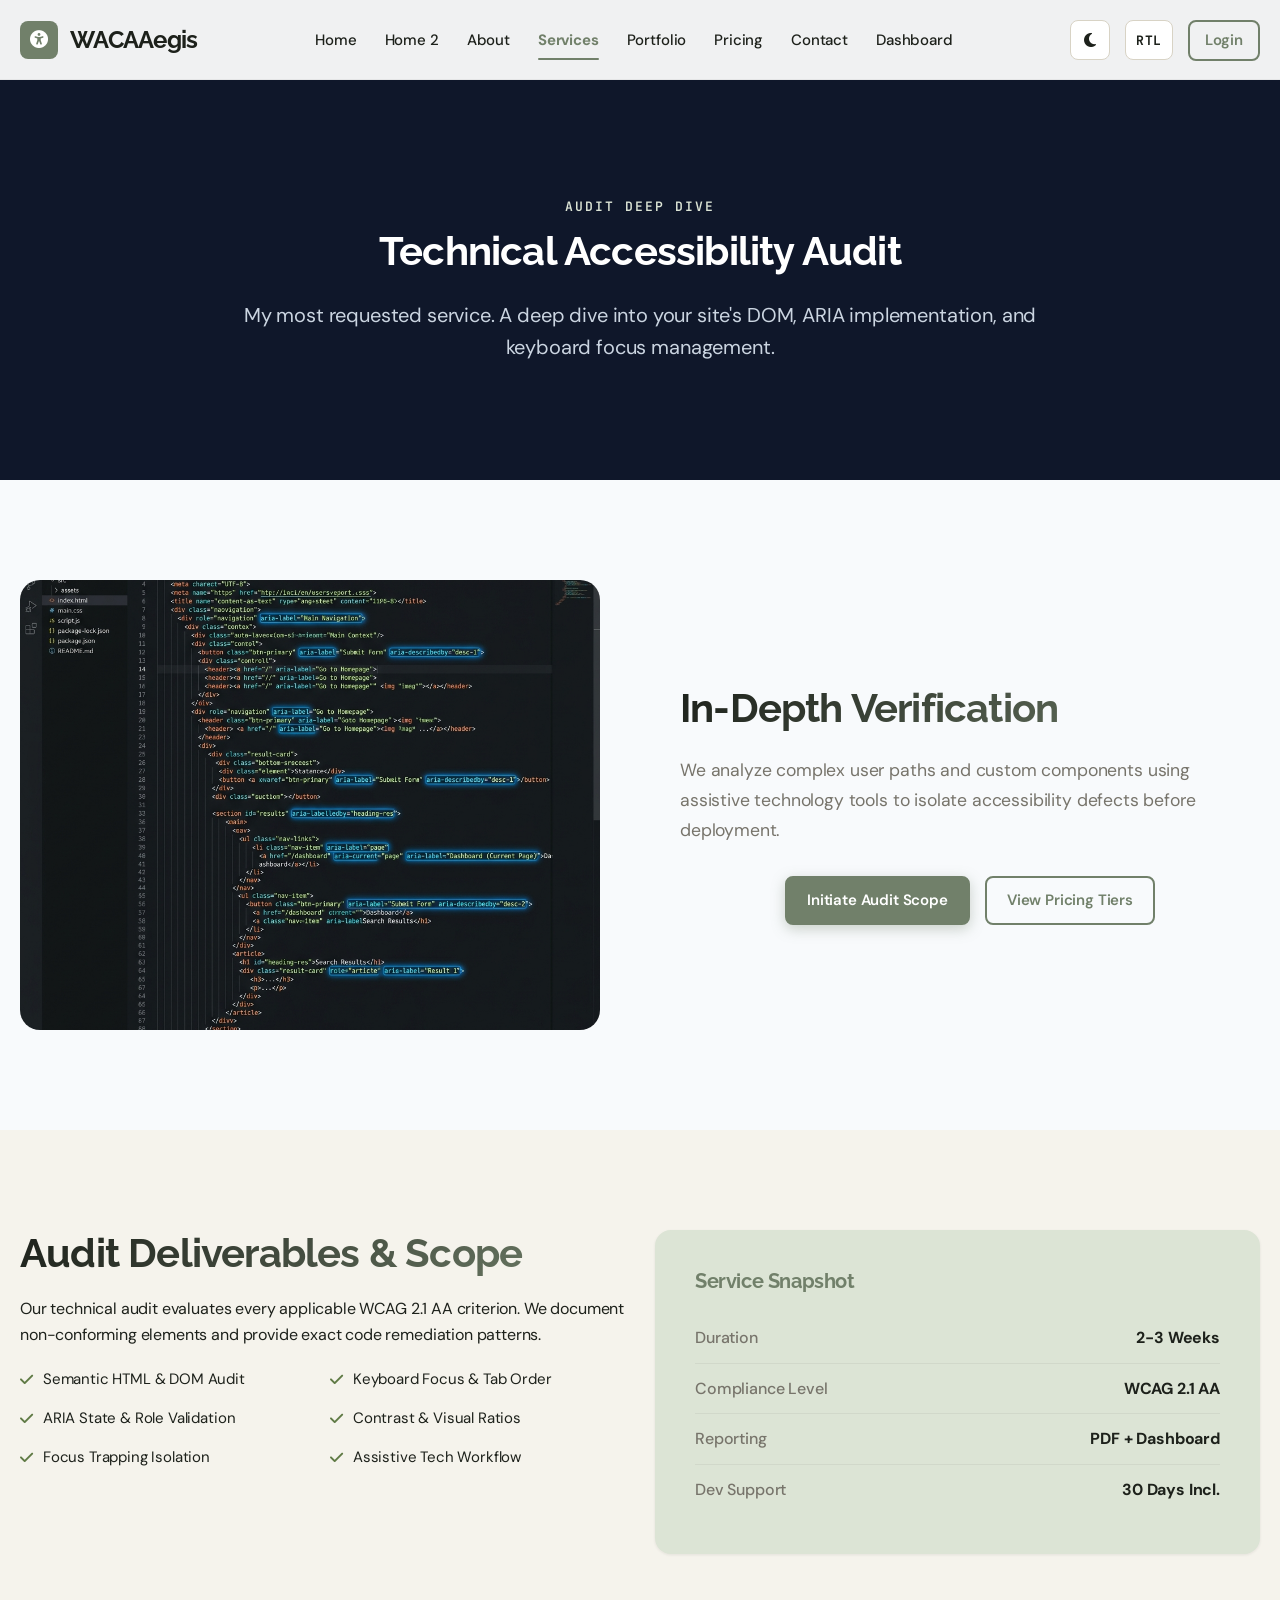
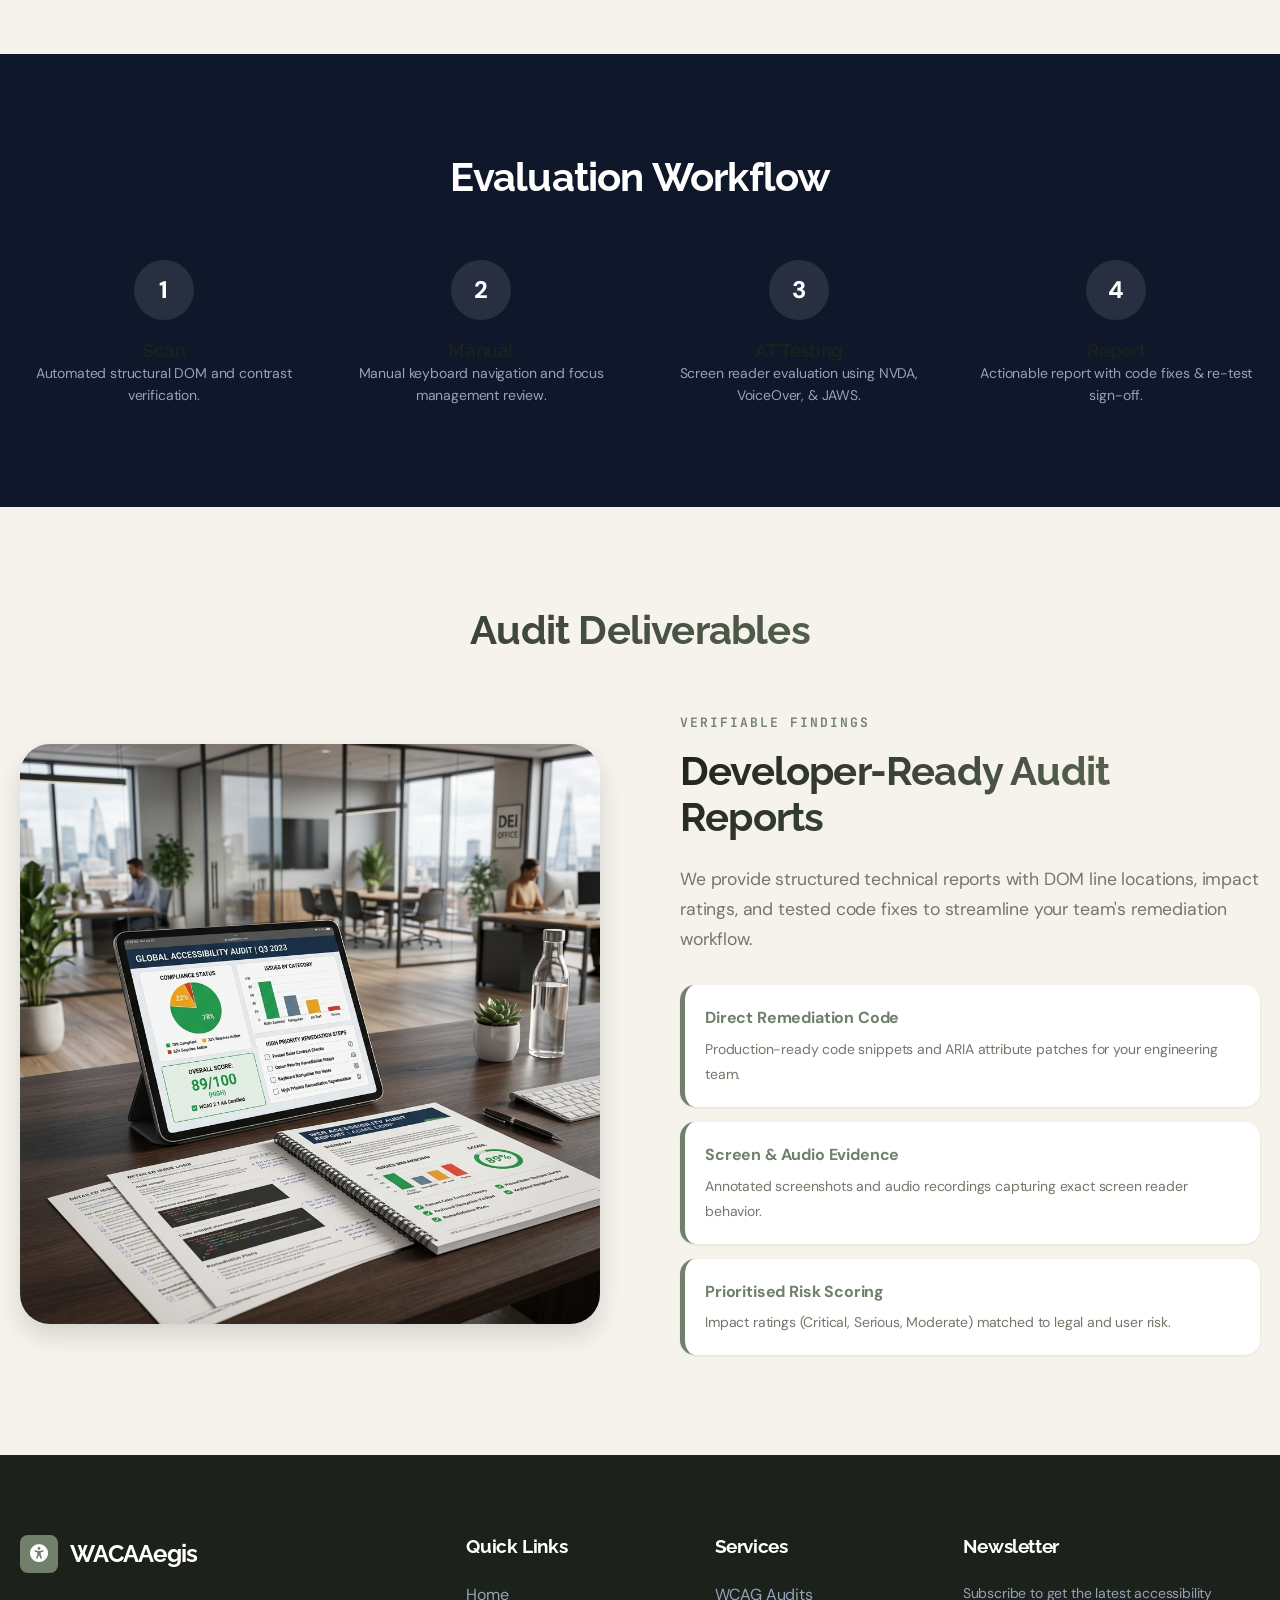
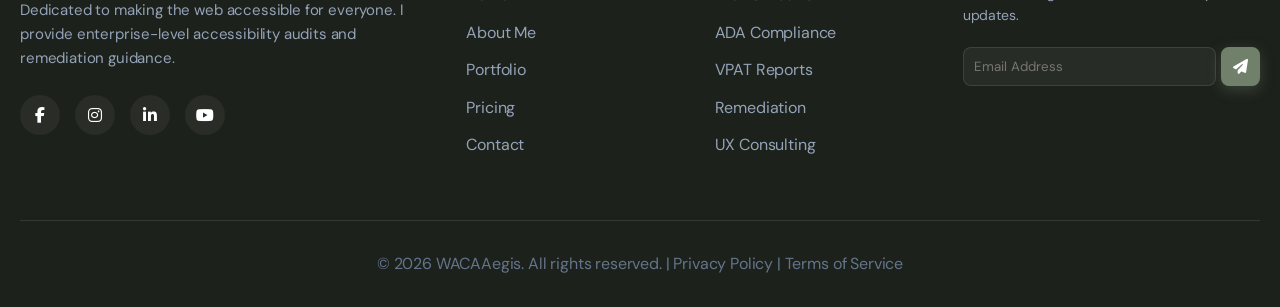
<file: services-details.html>
<!DOCTYPE html>
<html lang="en">
<head>
    <meta charset="UTF-8">
    <meta name="viewport" content="width=device-width, initial-scale=1.0">
    <link rel="icon" type="image/svg+xml" href="assets/images/favicon.svg">
    <title>Service Details | WCAG 2.1 Audit Deep Dive</title>
    <link rel="stylesheet" href="assets/css/style.css">
    <link rel="stylesheet" href="assets/css/dark-mode.css">
    <link rel="stylesheet" href="assets/css/rtl.css">
    <link rel="stylesheet" href="https://cdnjs.cloudflare.com/ajax/libs/font-awesome/6.4.0/css/all.min.css">
</head>
<body>
    <header class="header">
        <div class="container">
            <nav class="nav">
                <a href="index.html" class="logo"><i class="fas fa-universal-access"></i><span>WACAAegis</span></a>
                <ul class="nav-links">
                    <li><a href="index.html" class="nav-link">Home</a></li>
                    <li><a href="home-2.html" class="nav-link">Home 2</a></li>
                    <li><a href="about.html" class="nav-link">About</a></li>
                    <li><a href="services.html" class="nav-link active">Services</a></li>
                    <li><a href="portfolio.html" class="nav-link">Portfolio</a></li>

                    <li><a href="pricing.html" class="nav-link">Pricing</a></li>
                    <li><a href="contact.html" class="nav-link">Contact</a></li>
                    <li><a href="dashboard.html" class="nav-link">Dashboard</a></li>
                    <li class="mobile-login">
                        <a href="login.html" class="btn btn-outline" style="padding: 8px 15px; width: 100%; text-align: center;">Login</a>
                    </li>
                    <li class="mobile-toggle-wrapper">
                        <button class="theme-toggle" aria-label="Toggle theme" title="Toggle Theme"><i class="fas fa-moon"></i></button>
                        <button class="rtl-toggle" title="Toggle RTL/LTR">RTL</button>
                    </li>
                </ul>
                <div class="nav-actions">
                    <button class="theme-toggle" aria-label="Toggle theme" title="Toggle Theme"><i class="fas fa-moon"></i></button>
                    <button class="rtl-toggle" title="Toggle RTL/LTR">RTL</button>
                    <a href="login.html" class="btn btn-outline" style="padding: 8px 15px;">Login</a>
                    <div class="hamburger"><span></span><span></span><span></span></div>
                </div>
            </nav>
        </div>
    </header>

    <main id="main-content">
        <!-- Section 1: Service Hero -->
        <section class="section page-hero" id="service-hero"
            style="min-height: 480px; padding: 180px 0 100px; display: flex; align-items: center; justify-content: center; box-sizing: border-box; background: #0f172a; color: white; text-align: center;">
            <div class="container" data-reveal>
                <div style="max-width: 800px; margin: 0 auto;">
                    <span class="section-subtitle" style="color: #DCE4D5;">AUDIT DEEP DIVE</span>
                    <h1 class="section-title hero-title" id="service-title" style="color: white; margin-bottom: 25px;">Comprehensive Technical Audit</h1>
                    <p id="service-description" style="font-size: 1.25rem; color: #cbd5e1; line-height: 1.6;">A thorough, manual and automated examination of your application's DOM, keyboard behavior, and screen reader compatibility.</p>
                </div>
            </div>
        </section>

        <!-- Section 1.5: Visual Showcase -->
        <section class="section" style="background: #f8fafc; padding: 100px 0;">
            <div class="container">
                <div class="grid grid-2" style="align-items: center; gap: 80px;">
                    <div data-reveal>
                        <img id="service-image" src="assets/images/service-audit-1.png" alt="Service Showcase" 
                            style="width: 100%; height: 450px; object-fit: cover; border-radius: 20px;">
                    </div>
                    <div data-reveal>
                        <h2 class="section-title" id="showcase-title" style="margin-bottom: 25px;">In-Depth Verification</h2>
                        <p id="showcase-description" style="font-size: 1.1rem; line-height: 1.7; color: var(--text-muted); margin-bottom: 30px;">
                            We analyze complex user paths and custom components using assistive technology tools to isolate accessibility defects before deployment.
                        </p>
                        <div class="hero-btns" style="display: flex; gap: 20px;">
                            <a href="contact.html" class="btn btn-primary">Initiate Audit Scope</a>
                            <a href="pricing.html" class="btn btn-outline">View Pricing Tiers</a>
                        </div>
                    </div>
                </div>
            </div>
        </section>

        <!-- Section 2: Service Overview -->
        <section class="section">
            <div class="container">
                <div class="grid grid-2">
                    <div data-reveal>
                        <h2 class="section-title">Audit Deliverables & Scope</h2>
                        <p style="margin-bottom: 20px;">Our technical audit evaluates every applicable WCAG 2.1 AA criterion. We document non-conforming elements and provide exact code remediation patterns.</p>
                        <ul class="service-features-list">
                            <li><i class="fas fa-check"></i> Semantic HTML & DOM Audit</li>
                            <li><i class="fas fa-check"></i> Keyboard Focus & Tab Order</li>
                            <li><i class="fas fa-check"></i> ARIA State & Role Validation</li>
                            <li><i class="fas fa-check"></i> Contrast & Visual Ratios</li>
                            <li><i class="fas fa-check"></i> Focus Trapping Isolation</li>
                            <li><i class="fas fa-check"></i> Assistive Tech Workflow</li>
                        </ul>
                    </div>
                    <div data-reveal>
                        <div class="service-snapshot-card">
                            <h4>Service Snapshot</h4>
                            <div class="snapshot-row">
                                <span>Duration</span>
                                <strong>2-3 Weeks</strong>
                            </div>
                            <div class="snapshot-row">
                                <span>Compliance Level</span>
                                <strong>WCAG 2.1 AA</strong>
                            </div>
                            <div class="snapshot-row">
                                <span>Reporting</span>
                                <strong>PDF + Dashboard</strong>
                            </div>
                            <div class="snapshot-row last">
                                <span>Dev Support</span>
                                <strong>30 Days Incl.</strong>
                            </div>
                        </div>
                    </div>

                </div>
            </div>
        </section>

        <!-- Section 3: Accessibility Audit Process -->
        <section class="section" style="background: #0f172a; color: white;">
            <div class="container">
                <div class="text-center" style="margin-bottom: 60px;">
                    <h2 class="section-title" style="color: #ffffff !important; -webkit-text-fill-color: #ffffff !important; background: none !important;">Evaluation Workflow</h2>
                </div>
                <div class="grid grid-4">
                    <div class="text-center" data-reveal>
                        <div style="width: 60px; height: 60px; background: rgba(255,255,255,0.1); border-radius: 50%; display: flex; align-items: center; justify-content: center; margin: 0 auto 20px; font-weight: 800; font-size: 1.5rem;">1</div>
                        <h3>Scan</h3>
                        <p style="color: #94a3b8; font-size: 14px;">Automated structural DOM and contrast verification.</p>
                    </div>
                    <div class="text-center" data-reveal>
                        <div style="width: 60px; height: 60px; background: rgba(255,255,255,0.1); border-radius: 50%; display: flex; align-items: center; justify-content: center; margin: 0 auto 20px; font-weight: 800; font-size: 1.5rem;">2</div>
                        <h3>Manual</h3>
                        <p style="color: #94a3b8; font-size: 14px;">Manual keyboard navigation and focus management review.</p>
                    </div>
                    <div class="text-center" data-reveal>
                        <div style="width: 60px; height: 60px; background: rgba(255,255,255,0.1); border-radius: 50%; display: flex; align-items: center; justify-content: center; margin: 0 auto 20px; font-weight: 800; font-size: 1.5rem;">3</div>
                        <h3>AT Testing</h3>
                        <p style="color: #94a3b8; font-size: 14px;">Screen reader evaluation using NVDA, VoiceOver, & JAWS.</p>
                    </div>
                    <div class="text-center" data-reveal>
                        <div style="width: 60px; height: 60px; background: rgba(255,255,255,0.1); border-radius: 50%; display: flex; align-items: center; justify-content: center; margin: 0 auto 20px; font-weight: 800; font-size: 1.5rem;">4</div>
                        <h3>Report</h3>
                        <p style="color: #94a3b8; font-size: 14px;">Actionable report with code fixes & re-test sign-off.</p>
                    </div>
                </div>
            </div>
        </section>

        <!-- Section 4: Testing Evidence Showcase -->
        <section class="section">
            <div class="container">
                <div class="text-center" style="margin-bottom: 60px;">
                    <h2 class="section-title">Audit Deliverables</h2>
                </div>
                <div class="grid grid-2" style="align-items: center; gap: 80px;">
                    <div data-reveal>
                        <img src="assets/images/audit-report-mockup.png" alt="Audit Report Mockup" 
                            style="width: 100%; border-radius: 30px; box-shadow: var(--shadow-lg);">
                    </div>
                    <div data-reveal>
                        <span class="section-subtitle" style="margin-bottom: 15px; display: block;">VERIFIABLE FINDINGS</span>
                        <h2 class="section-title" style="text-align: left; margin-bottom: 25px; font-size: 2.5rem;">Developer-Ready Audit Reports</h2>
                        <p style="margin-bottom: 30px; color: var(--text-muted); font-size: 1.1rem; line-height: 1.7;">
                            We provide structured technical reports with DOM line locations, impact ratings, and tested code fixes to streamline your team's remediation workflow.
                        </p>
                        <div style="display: grid; gap: 15px;">
                            <div style="padding: 20px; background: white; border-radius: 15px; border-left: 5px solid var(--primary); box-shadow: var(--shadow-sm);">
                                <strong style="color: var(--primary); display: block; margin-bottom: 5px;">Direct Remediation Code</strong>
                                <span style="font-size: 14px; color: var(--text-muted);">Production-ready code snippets and ARIA attribute patches for your engineering team.</span>
                            </div>
                            <div style="padding: 20px; background: white; border-radius: 15px; border-left: 5px solid var(--primary); box-shadow: var(--shadow-sm);">
                                <strong style="color: var(--primary); display: block; margin-bottom: 5px;">Screen & Audio Evidence</strong>
                                <span style="font-size: 14px; color: var(--text-muted);">Annotated screenshots and audio recordings capturing exact screen reader behavior.</span>
                            </div>
                            <div style="padding: 20px; background: white; border-radius: 15px; border-left: 5px solid var(--primary); box-shadow: var(--shadow-sm);">
                                <strong style="color: var(--primary); display: block; margin-bottom: 5px;">Prioritised Risk Scoring</strong>
                                <span style="font-size: 14px; color: var(--text-muted);">Impact ratings (Critical, Serious, Moderate) matched to legal and user risk.</span>
                            </div>
                        </div>
                    </div>
                </div>
            </div>
        </section>


    </main>

    <footer class="footer">
        <div class="container">
            <div class="footer-grid">
                <div class="footer-about">
                    <a href="index.html" class="logo" style="margin-bottom: 25px;">
                        <i class="fas fa-universal-access"></i>
                        <span>WACAAegis</span>
                    </a>
                    <p>Dedicated to making the web accessible for everyone. I provide enterprise-level accessibility
                        audits and remediation guidance.</p>
                    <div class="social-links">
                        <a href="#" class="social-link"><i class="fab fa-facebook-f"></i></a>
                        <a href="#" class="social-link"><i class="fab fa-instagram"></i></a>
                        <a href="#" class="social-link"><i class="fab fa-linkedin-in"></i></a>
                        <a href="#" class="social-link"><i class="fab fa-youtube"></i></a>
                    </div>
                </div>
                <div>
                    <h4 class="footer-title">Quick Links</h4>
                    <ul class="footer-links">
                        <li><a href="index.html">Home</a></li>

                        <li><a href="about.html">About Me</a></li>
                        <li><a href="portfolio.html">Portfolio</a></li>
                        <li><a href="pricing.html">Pricing</a></li>
                        <li><a href="contact.html">Contact</a></li>

                    </ul>
                </div>
                <div>
                    <h4 class="footer-title">Services</h4>
                    <ul class="footer-links">
                        <li><a href="services-details.html">WCAG Audits</a></li>
                        <li><a href="services-details.html">ADA Compliance</a></li>
                        <li><a href="services-details.html">VPAT Reports</a></li>
                        <li><a href="services-details.html">Remediation</a></li>
                        <li><a href="services-details.html">UX Consulting</a></li>
                    </ul>
                </div>
                <div>
                    <h4 class="footer-title">Newsletter</h4>
                    <p style="color: #94a3b8; font-size: 14px; margin-bottom: 20px;">Subscribe to get the latest
                        accessibility updates.</p>
                    <form style="display: flex; gap: 5px;">
                        <input type="email" placeholder="Email Address"
                            style="padding: 10px; border-radius: var(--radius-sm); flex-grow: 1; background: rgba(255,255,255,0.05); color: white; border: 1px solid rgba(255,255,255,0.1);"
                            required id="footer-email">
                        <button type="submit" class="btn btn-primary" style="padding: 10px;"><i
                                class="fas fa-paper-plane"></i></button>
                    </form>
                </div>
            </div>
            <div class="footer-bottom">
                <p>&copy; 2026 WACAAegis. All rights reserved. | <a href="coming-soon.html">Privacy Policy</a> | <a
                        href="coming-soon.html">Terms of Service</a></p>
            </div>
        </div>
    </footer>
    <script>
        const serviceData = {
            'technical': {
                title: 'Technical Accessibility Audit',
                description: "My most requested service. A deep dive into your site's DOM, ARIA implementation, and keyboard focus management.",
                image: 'assets/images/service-audit-1.png'
            },
            'content': {
                title: 'Semantic Content Audit',
                description: "Evaluating images, video transcripts, heading structures, and semantic readability for a truly inclusive user experience.",
                image: 'assets/images/service-audit-2.png'
            },
            'mobile': {
                title: 'Mobile App Accessibility Audit',
                description: "Accessibility testing for iOS and Android native apps using platform-specific screen readers like VoiceOver and TalkBack.",
                image: 'assets/images/service-audit-3.png'
            },
            'pdf': {
                title: 'PDF & Document Compliance',
                description: "Ensuring your downloadable assets and documents meet PDF/UA and WCAG accessibility standards for all users.",
                image: 'assets/images/service-audit-4.png'
            }
        };

        const urlParams = new URLSearchParams(window.location.search);
        const serviceKey = urlParams.get('service') || 'technical';
        const data = serviceData[serviceKey];

        if (data) {
            document.getElementById('service-title').textContent = data.title;
            document.getElementById('service-description').textContent = data.description;
            document.getElementById('service-image').src = data.image;
            document.getElementById('service-image').alt = data.title;
            document.title = `${data.title} | WACAAegis Details`;
        }
    </script>
    <script src="assets/js/main.js"></script>
    <script src="assets/js/accessibility.js"></script>

    <button id="back-to-top" class="back-to-top" title="Back to Top" aria-label="Back to Top"><i class="fas fa-arrow-up"></i></button>
</body>
</html>
</file>
<file: assets/css/style.css>
@import url('https://fonts.googleapis.com/css2?family=DM+Sans:ital,opsz,wght@0,9..40,100..1000;1,9..40,100..1000&family=JetBrains+Mono:ital,wght@0,100..800;1,100..800&family=Raleway:ital,wght@0,100..900;1,100..900&display=swap');

:root {
  /* Organic Sage Green & Warm Linen Editorial Palette */
  --primary: #71806A;
  --primary-hover: #56614F;
  --primary-light: #DCE4D5;
  --secondary: #56614F;
  --accent: #71806A;
  --success: #5F7A45;
  --warning: #D97706;
  --danger: #B42318;

  --white: #FFFFFF;
  --black: #1D211B;

  --bg-body: #F5F3EC;
  --bg-card: #FFFFFF;
  --bg-header: rgba(255, 255, 255, 0.94);
  --bg-footer: #1D211B;

  --text-main: #1D211B;
  --text-heading: #1D211B;
  --text-muted: #77746B;
  --text-white: #FFFFFF;

  --font-heading: 'Raleway', sans-serif;
  --font-body: 'DM Sans', sans-serif;
  --font-mono: 'JetBrains Mono', monospace;

  --container-max: 1280px;
  --section-padding: 100px 0;
  --section-padding-mobile: 60px 0;

  --border-color: #D8D3C5;
  --radius-sm: 8px;
  --radius-md: 12px;
  --radius-lg: 16px;

  --shadow-sm: 0 1px 3px rgba(23,23,20,.08);
  --shadow-md: 0 4px 12px rgba(23,23,20,.10);
  --shadow-lg: 0 12px 24px rgba(23,23,20,.14);
  --shadow-premium: 0 10px 30px rgba(29, 33, 27, 0.08);
  --transition: all .25s cubic-bezier(.16,1,.3,1);
}

/* Base Resets */
*,
*::before,
*::after {
    box-sizing: border-box;
    margin: 0;
    padding: 0;
}

html {
    scroll-behavior: smooth;
    overflow-x: hidden;
}

body {
    font-family: var(--font-body);
    font-size: 16px;
    line-height: 1.6;
    background-color: var(--bg-body);
    color: var(--text-main);
    overflow-x: hidden;
    transition: var(--transition);
    letter-spacing: -0.01em;
}

h1,
h2,
h3,
h4,
h5,
h6 {
    font-family: var(--font-heading);
    color: var(--text-heading);
    font-weight: 700;
    line-height: 1.15;
    letter-spacing: -0.02em;
}

h1 {
    font-weight: 700;
}

h2 {
    font-weight: 700;
}

h3 {
    font-weight: 600;
}

a {
    text-decoration: none;
    color: inherit;
    transition: var(--transition);
}

ul {
    list-style: none;
}

img {
    max-width: 100%;
    display: block;
    height: auto;
}

button,
input,
textarea,
select {
    font-family: inherit;
    border: none;
    outline: none;
}

/* Accessibility Focus States */
:focus-visible {
    outline: 3px solid var(--primary);
    outline-offset: 4px;
}

.skip-link {
    position: absolute;
    top: -100px;
    left: 0;
    background: var(--primary);
    color: white;
    padding: 10px 20px;
    z-index: 9999;
    transition: top 0.3s;
}

.skip-link:focus {
    top: 0;
}

/* Layout Components */
.container {
    max-width: var(--container-max);
    margin: 0 auto;
    padding: 0 20px;
}

.section {
    padding: var(--section-padding);
}

@media (max-width: 768px) {
    .section {
        padding: var(--section-padding-mobile);
    }
}

.grid {
    display: grid;
    gap: 30px;
}

.grid-2 {
    grid-template-columns: repeat(2, 1fr);
}

.grid-3 {
    grid-template-columns: repeat(3, 1fr);
}

.grid-4 {
    grid-template-columns: repeat(4, 1fr);
}

.grid-6 {
    grid-template-columns: repeat(6, 1fr);
}

.cta-grid {
    grid-template-columns: 1.2fr 1fr;
}

@media (max-width: 1024px) {

    .grid-3,
    .grid-4,
    .grid-6 {
        grid-template-columns: repeat(2, 1fr);
    }

    .cta-grid {
        grid-template-columns: 1fr;
    }
}

@media (max-width: 640px) {

    .grid-2,
    .grid-3,
    .grid-4,
    .grid-6 {
        grid-template-columns: 1fr;
    }

    .cta-grid {
        padding: 40px 20px !important;
        text-align: center;
    }

    .cta-grid h2 {
        font-size: 1.8rem !important;
    }

    .cta-grid form {
        flex-direction: column;
    }

    .cta-grid form input {
        width: 100% !important;
    }

    .cta-grid form .btn {
        width: 100%;
    }
}

/* Typography Helpers */
.text-center {
    text-align: center;
}

.section-title {
    font-size: 2.5rem;
    margin-bottom: 20px;
    background: linear-gradient(135deg, var(--text-heading), var(--primary));
    -webkit-background-clip: text;
    background-clip: text;
    -webkit-text-fill-color: transparent;
}

.hero-title {
    background: none !important;
    -webkit-text-fill-color: white !important;
    color: white !important;
}

/* Home 2 / Premium Theme Override */
.premium-theme .hero-title {
    background: linear-gradient(135deg, var(--text-heading), var(--primary)) !important;
    -webkit-background-clip: text !important;
    background-clip: text !important;
    -webkit-text-fill-color: transparent !important;
}

.section-subtitle {
    color: var(--primary);
    font-weight: 500;
    text-transform: uppercase;
    letter-spacing: 2px;
    display: block;
    margin-bottom: 10px;
}

/* Button Component */
.btn {
    display: inline-flex;
    align-items: center;
    justify-content: center;
    padding: 12px 28px;
    border-radius: var(--radius-sm);
    font-weight: 600;
    cursor: pointer;
    transition: var(--transition);
    gap: 10px;
    font-size: 15px;
    line-height: 1.4;
    text-decoration: none;
    border: 2px solid transparent;
}

.btn-primary {
    background-color: var(--primary);
    color: #ffffff;
    border-color: var(--primary);
    border-radius: var(--radius-sm);
    box-shadow: 0 4px 14px rgba(113, 128, 106, 0.35);
}

.btn-primary:hover {
    background-color: var(--primary-hover);
    border-color: var(--primary-hover);
    color: #ffffff;
    transform: translateY(-2px);
    box-shadow: 0 6px 20px rgba(113, 128, 106, 0.45);
}

.btn-outline {
    border: 2px solid var(--primary);
    color: var(--primary);
    background: transparent;
    border-radius: var(--radius-sm);
}

.btn-outline:hover {
    background-color: var(--primary);
    border-color: var(--primary);
    color: #ffffff;
    transform: translateY(-2px);
}

.btn-outline-white {
    border: 2px solid #ffffff;
    color: #ffffff;
    background: rgba(255, 255, 255, 0.1);
    border-radius: var(--radius-sm);
    transition: var(--transition);
}

.btn-outline-white:hover {
    background-color: #ffffff !important;
    color: var(--primary) !important;
    border-color: #ffffff !important;
    transform: translateY(-2px);
    box-shadow: 0 6px 20px rgba(255, 255, 255, 0.35);
}

.btn-white-always {
    background: #ffffff !important;
    color: var(--primary) !important;
    border: 2px solid #ffffff !important;
    transition: var(--transition) !important;
}

.btn-white-always:hover {
    background: transparent !important;
    color: #ffffff !important;
    border-color: #ffffff !important;
    transform: translateY(-2px) !important;
    box-shadow: 0 6px 20px rgba(255, 255, 255, 0.3) !important;
}

/* Remediation Feature Icon Boxes */
.remediation-icon-box {
    width: 50px;
    height: 50px;
    border-radius: 50%;
    display: flex;
    align-items: center;
    justify-content: center;
    flex-shrink: 0;
}

.remediation-icon-box.icon-box-green {
    background-color: #dcfce7;
    color: #15803d;
}

.remediation-icon-box.icon-box-indigo {
    background-color: #e0e7ff;
    color: #4338ca;
}

.remediation-icon-box.icon-box-orange {
    background-color: #ffedd5;
    color: #9a3412;
}

/* Detailed Feature Matrix Table */
.matrix-table-container {
    background: #ffffff;
    border: 1px solid #e2e8f0;
}

.matrix-table thead tr {
    background: #0f172a;
    color: #ffffff;
}

.matrix-table thead th {
    color: #ffffff !important;
    font-weight: 700;
}

.matrix-table tbody tr {
    border-bottom: 1px solid #e2e8f0;
}

.matrix-table tbody td {
    color: #334155;
}

/* Card Component */
.card {
    background: var(--bg-card);
    padding: 0;
    border-radius: var(--radius-md);
    box-shadow: var(--shadow-premium);
    transition: var(--transition);
    height: 100%;
    display: flex;
    flex-direction: column;
    border: 1px solid rgba(0, 0, 0, 0.05);
    overflow: hidden;
}

.card-content {
    padding: 30px;
    flex-grow: 1;
    display: flex;
    flex-direction: column;
}

.card-img,
.card-img-top {
    width: 100%;
    height: 220px;
    object-fit: cover;
    border: none;
}

.card:hover {
    transform: translateY(-10px);
    box-shadow: 0 30px 60px rgba(0, 0, 0, 0.1);
}

.card-title {
    font-size: 1.25rem;
    margin-bottom: 15px;
}

.card-text {
    color: var(--text-muted);
    margin-bottom: 25px;
    font-size: 15px;
    flex-grow: 1;
}

.card-footer {
    margin-top: auto;
}

/* Navbar */
.header {
    position: fixed;
    top: 0;
    left: 0;
    width: 100%;
    height: 80px;
    padding: 0;
    z-index: 1000;
    background: var(--bg-header);
    backdrop-filter: blur(10px);
    border-bottom: 1px solid rgba(0, 0, 0, 0.05);
    transition: background 0.3s ease, box-shadow 0.3s ease;
}

.header.scrolled {
    background: var(--white);
    box-shadow: var(--shadow-md);
}

.nav {
    display: flex;
    justify-content: space-between;
    align-items: center;
    height: 80px;
}

.logo {
    font-family: var(--font-heading);
    font-size: 24px;
    font-weight: 700;
    color: var(--text-heading);
    letter-spacing: -0.03em;
    display: inline-flex;
    align-items: center;
    gap: 12px;
    text-decoration: none;
}

.logo span {
    color: var(--text-heading);
    font-weight: 700;
    transition: var(--transition);
}

.logo i {
    background: var(--primary);
    color: #ffffff;
    width: 38px;
    height: 38px;
    display: inline-flex;
    align-items: center;
    justify-content: center;
    border-radius: var(--radius-sm);
    font-size: 18px;
    transition: var(--transition);
    flex-shrink: 0;
}

.footer .logo span {
    color: #ffffff !important;
}

.footer .logo i {
    background: var(--primary) !important;
    color: #ffffff !important;
}

.nav-links {
    display: flex;
    gap: 28px;
    align-items: center;
    list-style: none;
    margin: 0;
    padding: 0;
    background: transparent;
}

.nav-link {
    font-weight: 500;
    font-size: 15px;
    color: var(--text-heading);
    position: relative;
    padding: 6px 0;
    text-decoration: none;
    display: inline-block;
    transition: color 0.25s cubic-bezier(0.16, 1, 0.3, 1);
}

.nav-link::after {
    content: '';
    position: absolute;
    bottom: -2px;
    left: 0;
    width: 0;
    height: 2px;
    background-color: var(--primary);
    border-radius: 2px;
    transition: width 0.25s cubic-bezier(0.16, 1, 0.3, 1);
}

.nav-link:hover {
    color: var(--primary);
}

.nav-link:hover::after,
.nav-link.active::after {
    width: 100%;
}

.nav-link.active {
    color: var(--primary);
    font-weight: 700;
}

.nav-actions {
    display: flex;
    gap: 15px;
    align-items: center;
}

/* Hamburger */
.hamburger {
    display: none;
    cursor: pointer;
    flex-direction: column;
    gap: 5px;
}

.hamburger span {
    width: 25px;
    height: 3px;
    background: var(--text-heading);
    border-radius: 3px;
    transition: var(--transition);
}

@media (max-width: 1024px) {
    .nav-links {
        position: fixed;
        top: 0;
        right: -100%;
        width: 300px;
        height: 100vh;
        background: rgba(255, 255, 255, 0.98);
        backdrop-filter: blur(20px);
        flex-direction: column;
        align-items: center;
        justify-content: flex-start;
        padding: 100px 40px 80px;
        text-align: center;
        transition: var(--transition);
        box-shadow: -15px 0 40px rgba(0, 0, 0, 0.15);
        z-index: 999;
        display: flex;
        overflow-y: auto;
        -webkit-overflow-scrolling: touch;
    }

    .nav-links.active {
        right: 0;
    }

    .nav-links li {
        width: 100%;
        margin-bottom: 5px;
        transform: translateX(30px);
        opacity: 0;
        transition: all 0.4s cubic-bezier(0.4, 0, 0.2, 1);
    }

    .nav-links.active li {
        transform: translateX(0);
        opacity: 1;
    }

    /* Staggered animation for links */
    .nav-links.active li:nth-child(1) {
        transition-delay: 0.1s;
    }

    .nav-links.active li:nth-child(2) {
        transition-delay: 0.15s;
    }

    .nav-links.active li:nth-child(3) {
        transition-delay: 0.2s;
    }

    .nav-links.active li:nth-child(4) {
        transition-delay: 0.25s;
    }

    .nav-links.active li:nth-child(5) {
        transition-delay: 0.3s;
    }

    .nav-links.active li:nth-child(6) {
        transition-delay: 0.35s;
    }

    .nav-links.active li:nth-child(7) {
        transition-delay: 0.4s;
    }

    .nav-links.active li:nth-child(8) {
        transition-delay: 0.45s;
    }

    .nav-links.active li:nth-child(9) {
        transition-delay: 0.5s;
    }

    .nav-links.active li:nth-child(10) {
        transition-delay: 0.55s;
    }

    .nav-links.active li:nth-child(11) {
        transition-delay: 0.6s;
    }

    .nav-link {
        font-size: 1.15rem;
        font-weight: 600;
        width: 100%;
        padding: 12px 0;
        display: block;
        text-align: center;
        color: var(--text-heading);
        border-bottom: 1px solid rgba(0, 0, 0, 0.03);
    }

    .nav-link::after {
        display: none !important;
    }

    .hamburger {
        display: flex;
        z-index: 1001;
    }

    .hamburger.active span:nth-child(1) {
        transform: translateY(8px) rotate(45deg);
    }

    .hamburger.active span:nth-child(2) {
        opacity: 0;
    }

    .hamburger.active span:nth-child(3) {
        transform: translateY(-8px) rotate(-45deg);
    }

    /* Hide toggles and login in main header on mobile */
    .nav-actions .theme-toggle,
    .nav-actions .rtl-toggle,
    .nav-actions .btn-outline {
        display: none;
    }
}

/* Toggle Buttons Visibility */
.nav-links .mobile-toggle-wrapper {
    display: none;
    gap: 15px;
    margin-top: 20px;
    padding-top: 20px;
    border-top: 1px solid rgba(0, 0, 0, 0.1);
    width: 100%;
    justify-content: center;
}

.nav-links li.mobile-login {
    display: none;
    margin-top: 10px;
    width: 100%;
}

@media (max-width: 640px) {

    .grid-2,
    .grid-3,
    .grid-4,
    .grid-6 {
        grid-template-columns: 1fr;
        gap: 40px !important;
    }

    .hero-title {
        font-size: 2.0rem !important;
        text-align: center !important;
        word-wrap: break-word !important;
    }
}

@media (max-width: 380px) {
    .hero-title {
        font-size: 1.75rem !important;
        text-align: center !important;
        width: 100% !important;
        display: block !important;
    }
}

@media (max-width: 320px) {
    .hero-title {
        font-size: 1.5rem !important;
        line-height: 1.3 !important;
        padding: 0 10px !important;
    }
}


.hero-btns {
    flex-direction: row !important;
    justify-content: center !important;
    flex-wrap: wrap !important;
    gap: 15px !important;
}

.hero-btns .btn {
    width: auto !important;
    min-width: 160px;
    max-width: 280px;
    white-space: nowrap !important;
    padding: 12px 20px !important;
    display: flex;
    justify-content: center;
    align-items: center;
}

/* Home 2 Floating Cards */
.floating-card-1 {
    top: -20px !important;
    right: 0px !important;
    width: 120px !important;
    padding: 10px !important;
}

.floating-card-2 {
    bottom: -20px !important;
    left: 0px !important;
    width: 140px !important;
    padding: 10px !important;
}

.gradient-bg {
    padding-top: 150px;
    padding-bottom: 80px;
}

/* About Page Tech Ecosystem */
.tech-tags {
    justify-content: center !important;
}

.tool-grid {
    grid-template-columns: repeat(2, 1fr) !important;
    gap: 15px !important;
}

.tool-grid>div {
    transform: none !important;
    padding: 25px 10px !important;
}

/* Contact Page Centering */
.contact-sidebar,
.contact-form-container {
    padding: 40px 20px !important;
    text-align: center !important;
}

.contact-info-list {
    justify-content: center !important;
    padding-left: 0 !important;
}

.contact-info-list li {
    justify-content: center !important;
    text-align: left !important;
    width: 100%;
    max-width: 250px;
    margin: 0 auto;
}

.contact-sidebar .social-links {
    justify-content: center !important;
}

.contact-form-container form {
    width: 100%;
    margin: 0 auto;
}

.contact-form-container input,
.contact-form-container select,
.contact-form-container textarea {
    text-align: center !important;
}

.contact-form-container .btn {
    width: 100% !important;
    justify-content: center !important;
}


.contact-form-container {
    padding: 60px;
}

@media (max-width: 640px) {
    .grid.grid-2 {
        display: flex !important;
        flex-direction: column !important;
        align-items: center !important;
        justify-content: center !important;
    }

    .contact-form-container {
        padding: 40px 20px !important;
        width: 100% !important;
        display: flex !important;
        flex-direction: column !important;
        align-items: center !important;
    }

    .contact-form-container form {
        width: 100% !important;
        max-width: 100% !important;
        display: flex !important;
        flex-direction: column !important;
        align-items: center !important;
    }

    .contact-form-container input,
    .contact-form-container select,
    .contact-form-container textarea {
        width: 100% !important;
        max-width: 100% !important;
        text-align: center !important;
        display: block !important;
        margin: 0 auto !important;
    }
}

@media (max-width: 1024px) {
    .nav-links .mobile-toggle-wrapper {
        display: flex;
        justify-content: center;
        align-items: center;
    }

    .nav-links li.mobile-login {
        display: block;
    }
}

/* Footer */
.footer {
    background-color: var(--bg-footer);
    color: var(--text-white);
    padding: 80px 0 30px;
}

.footer-grid {
    display: grid;
    grid-template-columns: 2fr 1fr 1fr 1.5fr;
    gap: 50px;
    margin-bottom: 50px;
}

@media (max-width: 1024px) {
    .footer-grid {
        grid-template-columns: repeat(2, 1fr);
        gap: 40px 30px;
    }
}

@media (max-width: 768px) {
    .footer-grid {
        grid-template-columns: repeat(2, 1fr);
        gap: 35px 25px;
        text-align: left;
    }

    .footer-grid .logo,
    .footer-grid .social-links,
    .footer-grid form {
        justify-content: flex-start;
    }
}

@media (max-width: 576px) {
    .footer-grid {
        grid-template-columns: 1fr;
        text-align: center;
    }

    .footer-grid .logo,
    .footer-grid .social-links,
    .footer-grid form {
        justify-content: center;
    }
}

.footer-title {
    color: var(--white);
    margin-bottom: 25px;
    font-size: 1.2rem;
}

.footer-about p {
    color: #94a3b8;
    margin-bottom: 25px;
    font-size: 15px;
}

/* Back to Top Button */
.back-to-top {
    position: fixed;
    bottom: 30px;
    right: 30px;
    width: 50px;
    height: 50px;
    background: var(--primary);
    color: white;
    border-radius: 50%;
    display: flex;
    align-items: center;
    justify-content: center;
    font-size: 20px;
    cursor: pointer;
    z-index: 999;
    opacity: 0;
    visibility: hidden;
    transform: translateY(20px);
    transition: var(--transition);
    box-shadow: 0 4px 15px rgba(37, 99, 235, 0.4);
    border: 2px solid rgba(255, 255, 255, 0.2);
}

.back-to-top.active {
    opacity: 1;
    visibility: visible;
    transform: translateY(0);
}

.back-to-top:hover {
    background: var(--accent);
    transform: translateY(-5px) scale(1.1);
    box-shadow: 0 8px 25px rgba(124, 58, 237, 0.5);
    color: white;
}

.back-to-top:active {
    transform: translateY(0) scale(0.9);
}

@media (max-width: 768px) {
    .back-to-top {
        bottom: 20px;
        right: 20px;
        width: 45px;
        height: 45px;
        font-size: 18px;
    }
}

.footer-links li {
    margin-bottom: 12px;
}

.footer-links a {
    color: #94a3b8;
}

.footer-links a:hover {
    color: var(--primary);
    padding-left: 5px;
}

.social-links {
    display: flex;
    gap: 15px;
}

.social-link {
    width: 40px;
    height: 40px;
    border-radius: 50%;
    background: rgba(255, 255, 255, 0.05);
    display: flex;
    align-items: center;
    justify-content: center;
    color: var(--white);
}

.social-link:hover {
    background: var(--primary);
    transform: translateY(-3px);
}

.footer-bottom {
    padding-top: 30px;
    border-top: 1px solid rgba(255, 255, 255, 0.1);
    text-align: center;
    color: #64748b;
}

/* Animations */
[data-reveal] {
    opacity: 0;
    transform: translateY(30px);
    transition: opacity 0.8s ease-out, transform 0.8s ease-out;
}

[data-reveal].revealed {
    opacity: 1;
    transform: translateY(0);
}

/* Toggle Buttons */
.theme-toggle {
    background: var(--bg-card);
    width: 40px;
    height: 40px;
    border-radius: var(--radius-sm);
    border: 1px solid var(--border-color);
    display: inline-flex;
    align-items: center;
    justify-content: center;
    cursor: pointer;
    font-size: 16px;
    color: var(--text-heading);
    transition: var(--transition);
}

.theme-toggle:hover {
    background: var(--primary-light);
    border-color: var(--primary);
    color: var(--primary);
    transform: translateY(-1px);
}

.theme-toggle i {
    pointer-events: none;
    line-height: 1;
}

.rtl-toggle {
    background: var(--bg-card);
    padding: 0 10px;
    min-width: 44px;
    height: 40px;
    border-radius: var(--radius-sm);
    border: 1px solid var(--border-color);
    display: inline-flex;
    align-items: center;
    justify-content: center;
    cursor: pointer;
    font-size: 13px;
    font-weight: 700;
    font-family: var(--font-mono);
    letter-spacing: 0.5px;
    color: var(--text-main);
    transition: var(--transition);
}

.rtl-toggle:hover {
    background: var(--primary-light);
    border-color: var(--primary);
    color: var(--primary-hover);
}

/* Toast */
.toast-container {
    position: fixed;
    bottom: 20px;
    right: 20px;
    z-index: 10000;
}

.toast {
    background: var(--white);
    padding: 15px 25px;
    border-radius: var(--radius-sm);
    box-shadow: var(--shadow-lg);
    display: flex;
    align-items: center;
    gap: 10px;
    margin-top: 10px;
    animation: slideIn 0.3s ease-out;
    border-left: 4px solid var(--primary);
}

@keyframes slideIn {
    from {
        transform: translateX(100%);
    }

    to {
        transform: translateX(0);
    }
}

/* Accordion / FAQ */
.faq-accordion {
    max-width: 800px;
    margin: 0 auto;
    display: grid;
    gap: 15px;
}

.faq-item {
    background: var(--bg-card);
    border-radius: var(--radius-md);
    box-shadow: var(--shadow-sm);
    border: 1px solid rgba(0, 0, 0, 0.05);
    overflow: hidden;
    transition: var(--transition);
}

.faq-item:hover {
    box-shadow: var(--shadow-md);
    border-color: var(--primary);
}

.faq-item summary {
    padding: 20px 25px;
    cursor: pointer;
    list-style: none;
    display: flex;
    justify-content: space-between;
    align-items: center;
    font-weight: 600;
    color: var(--black);
    user-select: none;
}

.faq-item summary::-webkit-details-marker {
    display: none;
}

.faq-item summary::after {
    content: '\f078';
    font-family: 'Font Awesome 6 Free';
    font-weight: 900;
    font-size: 14px;
    color: var(--primary);
    transition: transform 0.3s ease;
}

.faq-item[open] summary::after {
    transform: rotate(180deg);
}

.faq-answer {
    padding: 0 25px 25px;
    color: var(--text-muted);
    font-size: 15px;
    line-height: 1.6;
}

.faq-item[open] {
    box-shadow: var(--shadow-md);
    border-color: var(--primary);
}

/* Map Section Styles */
.map-container {
    position: relative;
    width: 100%;
    height: 450px;
    background: #e2e8f0;
    display: block;
}

.map-card {
    position: absolute;
    bottom: 30px;
    left: 30px;
    background: var(--white);
    padding: 25px;
    border-radius: var(--radius-md);
    box-shadow: 0 15px 30px rgba(0, 0, 0, 0.15);
    z-index: 10;
    border-left: 5px solid var(--primary);
    max-width: 350px;
    transition: var(--transition);
}

.map-card h4 {
    margin-bottom: 8px;
    font-size: 1.1rem;
}

.map-card p {
    font-size: 14px;
    color: var(--text-muted);
    display: flex;
    align-items: center;
    gap: 8px;
}

@media (max-width: 640px) {
    .map-container {
        height: 400px;
    }

    .map-card {
        bottom: 70px;
        /* Elevated to avoid covering Google logo/satellite buttons */
        left: 20px;
        right: 20px;
        padding: 20px;
        max-width: calc(100% - 40px);
        text-align: center;
        border-left: none;
        border-bottom: 5px solid var(--primary);
    }

    .map-card p {
        justify-content: center;
    }
}

@media (max-width: 320px) {
    .map-card {
        bottom: 60px;
        left: 10px;
        right: 10px;
        padding: 15px;
        max-width: calc(100% - 20px);
    }

    .map-card h4 {
        font-size: 1rem;
    }

    .map-card p {
        font-size: 12px;
    }
}

/* Service Details Section Styles */
.service-features-list {
    display: grid;
    grid-template-columns: 1fr 1fr;
    gap: 15px;
    margin-bottom: 30px;
}

.service-features-list li {
    display: flex;
    align-items: center;
    gap: 10px;
    font-size: 15px;
}

.service-features-list li i {
    color: var(--success);
}

.service-snapshot-card {
    background: var(--primary-light);
    padding: 40px;
    border-radius: var(--radius-lg);
    box-shadow: var(--shadow-sm);
    height: 100%;
}

.service-snapshot-card h4 {
    margin-bottom: 20px;
    color: var(--primary);
    font-size: 1.25rem;
}

.snapshot-row {
    display: flex;
    justify-content: space-between;
    align-items: center;
    padding: 12px 0;
    border-bottom: 1px solid rgba(0, 0, 0, 0.05);
}

.snapshot-row.last {
    border-bottom: none;
}

.snapshot-row span {
    color: var(--text-muted);
    font-weight: 500;
}

.snapshot-row strong {
    color: var(--text-heading);
    font-weight: 700;
}

@media (max-width: 640px) {
    .service-features-list {
        grid-template-columns: 1fr;
        justify-items: center;
    }

    .service-features-list li {
        width: 100%;
        max-width: 250px;
        justify-content: flex-start;
    }

    .service-snapshot-card {
        padding: 30px 20px;
        text-align: center;
    }

    .snapshot-row {
        flex-direction: column;
        gap: 5px;
        text-align: center;
    }
}

@media (max-width: 320px) {
    .service-snapshot-card {
        padding: 25px 15px;
    }

    .service-features-list li {
        font-size: 14px;
    }

    .snapshot-row strong {
        font-size: 14px;
    }
}

/* ==========================================================================
   Design System Utility & Precision Rules
   ========================================================================== */
.badge,
.stat-value,
.score,
.tech-tag,
.price,
.count,
.metric,
.currency,
.hero-stats strong,
.table td,
.table th {
    font-family: var(--font-mono);
    letter-spacing: -0.02em;
}

.section-subtitle {
    font-family: var(--font-mono);
    font-size: 13px;
    letter-spacing: 2px;
    font-weight: 600;
}

/* Unified Page Heroes */
.hero-homepage {
    min-height: 100vh;
    display: flex;
    align-items: center;
    justify-content: center;
    padding: 120px 0 80px;
    box-sizing: border-box;
}

.page-hero {
    min-height: 480px;
    display: flex;
    align-items: center;
    justify-content: center;
    padding: 180px 0 100px;
    box-sizing: border-box;
    text-align: center;
}

@media (max-width: 768px) {
    .hero-homepage {
        min-height: auto;
        padding: 130px 0 60px;
    }

    .page-hero {
        min-height: 380px;
        padding: 140px 0 60px;
    }
}

/* ==========================================================================
   Minimalist End-Sections (About & Services Distinct Layouts)
   ========================================================================== */

/* 1. About Page: Auditor's Charter Section (Editorial Asymmetric Split) */
.about-charter-section {
    padding: 100px 0;
    border-top: 1px solid var(--border-color);
    background: var(--bg-body);
}

.charter-grid {
    display: grid;
    grid-template-columns: 1.05fr 1.35fr;
    gap: 80px;
    align-items: flex-start;
}

.charter-lead {
    display: flex;
    flex-direction: column;
}

.charter-tag {
    font-family: var(--font-mono);
    font-size: 12px;
    font-weight: 700;
    letter-spacing: 2px;
    text-transform: uppercase;
    color: var(--primary);
    margin-bottom: 14px;
    display: inline-block;
}

.charter-title {
    font-size: 2.3rem;
    line-height: 1.25;
    color: var(--text-heading);
    margin-bottom: 20px;
    letter-spacing: -0.03em;
}

.charter-desc {
    color: var(--text-muted);
    font-size: 16px;
    line-height: 1.75;
    margin-bottom: 30px;
}

.charter-action-link {
    display: inline-flex;
    align-items: center;
    gap: 10px;
    font-weight: 600;
    font-size: 15px;
    color: var(--primary);
    text-decoration: none;
    transition: var(--transition);
    align-self: flex-start;
}

.charter-action-link:hover {
    color: var(--primary-hover);
    transform: translateX(4px);
}

.charter-action-link i {
    font-size: 13px;
    transition: transform 0.25s ease;
}

.charter-action-link:hover i {
    transform: translateX(4px);
}

.charter-list {
    display: flex;
    flex-direction: column;
}

.charter-item {
    display: grid;
    grid-template-columns: 46px 1fr;
    gap: 24px;
    padding: 28px 0;
    border-bottom: 1px solid var(--border-color);
}

.charter-item:first-child {
    padding-top: 0;
}

.charter-item:last-child {
    border-bottom: none;
    padding-bottom: 0;
}

.charter-num {
    font-family: var(--font-mono);
    font-size: 15px;
    font-weight: 700;
    color: var(--primary);
    letter-spacing: 1px;
    line-height: 1.7;
}

.charter-item-title {
    font-size: 19px;
    font-weight: 700;
    color: var(--text-heading);
    margin-bottom: 8px;
    letter-spacing: -0.01em;
}

.charter-item-text {
    font-size: 14.5px;
    line-height: 1.65;
    color: var(--text-muted);
    margin: 0;
}

@media (max-width: 1024px) {
    .charter-grid {
        grid-template-columns: 1fr;
        gap: 50px;
    }
}

/* 2. Services Page: Service Delivery SLA Matrix (Horizontal Phase Bar) */
.services-delivery-section {
    padding: 100px 0;
    background: var(--bg-card);
    border-top: 1px solid var(--border-color);
}

.delivery-header {
    display: flex;
    justify-content: space-between;
    align-items: flex-end;
    margin-bottom: 45px;
    gap: 30px;
    flex-wrap: wrap;
}

.delivery-header-left {
    max-width: 650px;
}

.delivery-tag {
    font-family: var(--font-mono);
    font-size: 12px;
    font-weight: 700;
    letter-spacing: 2px;
    text-transform: uppercase;
    color: var(--primary);
    margin-bottom: 12px;
    display: inline-block;
}

.delivery-title {
    font-size: 2.3rem;
    line-height: 1.25;
    color: var(--text-heading);
    letter-spacing: -0.03em;
    margin: 0;
}

.delivery-matrix {
    display: grid;
    grid-template-columns: repeat(4, 1fr);
    background: var(--bg-body);
    border: 1px solid var(--border-color);
    border-radius: var(--radius-md);
    overflow: hidden;
}

.delivery-cell {
    padding: 36px 30px;
    border-right: 1px solid var(--border-color);
    display: flex;
    flex-direction: column;
    justify-content: flex-start;
    transition: background 0.25s ease;
}

.delivery-cell:last-child {
    border-right: none;
}

.delivery-cell:hover {
    background: rgba(113, 128, 106, 0.05);
}

.delivery-phase-badge {
    align-self: flex-start;
    font-family: var(--font-mono);
    font-size: 11px;
    font-weight: 700;
    letter-spacing: 1.5px;
    text-transform: uppercase;
    color: var(--primary);
    background: rgba(113, 128, 106, 0.12);
    padding: 4px 10px;
    border-radius: var(--radius-sm);
    margin-bottom: 24px;
}

.delivery-body {
    display: flex;
    flex-direction: column;
    width: 100%;
}

.delivery-val {
    font-family: var(--font-heading);
    font-size: 2.2rem;
    font-weight: 800;
    color: var(--text-heading);
    letter-spacing: -0.03em;
    margin-bottom: 6px;
    line-height: 1.15;
    min-height: 42px;
    display: flex;
    align-items: baseline;
}

.delivery-label {
    font-size: 14.5px;
    font-weight: 700;
    color: var(--primary);
    margin-bottom: 12px;
    min-height: 22px;
}

.delivery-desc {
    font-size: 13.5px;
    line-height: 1.6;
    color: var(--text-muted);
    margin: 0;
}

@media (max-width: 1024px) {
    .delivery-matrix {
        grid-template-columns: repeat(2, 1fr);
    }
    .delivery-cell:nth-child(2) {
        border-right: none;
    }
    .delivery-cell:nth-child(1),
    .delivery-cell:nth-child(2) {
        border-bottom: 1px solid var(--border-color);
    }
}

@media (max-width: 640px) {
    .delivery-matrix {
        grid-template-columns: 1fr;
    }
    .delivery-cell {
        border-right: none !important;
        border-bottom: 1px solid var(--border-color);
    }
    .delivery-cell:last-child {
        border-bottom: none;
    }
    .delivery-header {
        flex-direction: column;
        align-items: flex-start;
    }
}

/* 3. Home 1: Diagnostic Inspection Console (Interactive Evaluation Suite) */
.home-inspection-section {
    padding: 100px 0;
    background: var(--bg-body);
    border-top: 1px solid var(--border-color);
}

.inspection-card {
    background: var(--bg-card);
    border: 1px solid var(--border-color);
    border-radius: var(--radius-lg);
    padding: 60px;
    display: grid;
    grid-template-columns: 1.25fr 0.95fr;
    gap: 60px;
    align-items: center;
    box-shadow: var(--shadow-md);
    position: relative;
    overflow: hidden;
}

.inspection-tag {
    font-family: var(--font-mono);
    font-size: 12px;
    font-weight: 700;
    letter-spacing: 2px;
    text-transform: uppercase;
    color: var(--primary);
    margin-bottom: 14px;
    display: inline-block;
}

.inspection-title {
    font-size: 2.3rem;
    line-height: 1.25;
    color: var(--text-heading);
    margin-bottom: 18px;
    letter-spacing: -0.03em;
}

.inspection-desc {
    color: var(--text-muted);
    font-size: 15.5px;
    line-height: 1.7;
    margin-bottom: 28px;
}

.inspection-form {
    display: flex;
    gap: 12px;
    margin-bottom: 22px;
}

.inspection-input-wrap {
    position: relative;
    flex-grow: 1;
}

.inspection-input-wrap i {
    position: absolute;
    left: 18px;
    top: 50%;
    transform: translateY(-50%);
    color: var(--text-muted);
    font-size: 14px;
}

.inspection-input {
    width: 100%;
    padding: 14px 18px 14px 44px;
    border-radius: var(--radius-sm);
    border: 1px solid var(--border-color);
    background: var(--bg-body);
    color: var(--text-heading);
    font-size: 15px;
    transition: var(--transition);
}

.inspection-input:focus {
    outline: none;
    border-color: var(--primary);
    box-shadow: 0 0 0 3px rgba(113, 128, 106, 0.2);
}

.inspection-badges {
    display: flex;
    flex-wrap: wrap;
    gap: 20px;
}

.inspection-badge-item {
    font-size: 13px;
    font-weight: 600;
    color: var(--text-muted);
    display: inline-flex;
    align-items: center;
    gap: 7px;
}

.inspection-badge-item i {
    color: var(--primary);
    font-size: 13px;
}

/* Telemetry Dashboard Preview */
.telemetry-box {
    background: var(--bg-body);
    border: 1px solid var(--border-color);
    border-radius: var(--radius-md);
    padding: 35px;
    display: flex;
    flex-direction: column;
    gap: 24px;
}

.telemetry-header {
    display: flex;
    justify-content: space-between;
    align-items: center;
    padding-bottom: 18px;
    border-bottom: 1px solid var(--border-color);
}

.telemetry-title {
    font-family: var(--font-mono);
    font-size: 12px;
    font-weight: 700;
    letter-spacing: 1.5px;
    text-transform: uppercase;
    color: var(--text-heading);
}

.telemetry-live {
    font-family: var(--font-mono);
    font-size: 11px;
    color: #4ade80;
    display: inline-flex;
    align-items: center;
    gap: 6px;
    font-weight: 600;
}

.telemetry-live::before {
    content: '';
    width: 7px;
    height: 7px;
    border-radius: 50%;
    background: #4ade80;
    box-shadow: 0 0 8px #4ade80;
}

.telemetry-score-row {
    display: flex;
    align-items: baseline;
    gap: 14px;
}

.telemetry-score-big {
    font-family: var(--font-heading);
    font-size: 3.4rem;
    font-weight: 800;
    color: var(--text-heading);
    line-height: 1;
}

.telemetry-score-label {
    font-size: 14.5px;
    color: var(--primary);
    font-weight: 700;
    margin-bottom: 2px;
}

.telemetry-bars {
    display: flex;
    flex-direction: column;
    gap: 15px;
}

.telemetry-bar-item {
    display: flex;
    flex-direction: column;
    gap: 6px;
}

.telemetry-bar-info {
    display: flex;
    justify-content: space-between;
    font-size: 13px;
    font-weight: 600;
    color: var(--text-heading);
}

.telemetry-bar-track {
    width: 100%;
    height: 6px;
    background: rgba(113, 128, 106, 0.15);
    border-radius: 4px;
    overflow: hidden;
}

.telemetry-bar-fill {
    height: 100%;
    background: var(--primary);
    border-radius: 4px;
    transition: width 0.8s cubic-bezier(0.16, 1, 0.3, 1);
}

@media (max-width: 1024px) {
    .inspection-card {
        grid-template-columns: 1fr;
        gap: 40px;
        padding: 40px 30px;
    }
}

@media (max-width: 640px) {
    .inspection-form {
        flex-direction: column;
    }
    .inspection-card {
        padding: 30px 20px;
    }
}

/* 4. Home 2: Enterprise Governance & Advisory Suite */
.home2-governance-section {
    padding: 100px 0;
    background: var(--bg-card);
    border-top: 1px solid var(--border-color);
}

.gov-top-bar {
    display: flex;
    justify-content: space-between;
    align-items: flex-end;
    margin-bottom: 50px;
    gap: 30px;
    flex-wrap: wrap;
}

.gov-top-left {
    max-width: 680px;
}

.gov-tag {
    font-family: var(--font-mono);
    font-size: 12px;
    font-weight: 700;
    letter-spacing: 2px;
    text-transform: uppercase;
    color: var(--primary);
    margin-bottom: 12px;
    display: inline-block;
}

.gov-title {
    font-size: 2.3rem;
    line-height: 1.25;
    color: var(--text-heading);
    letter-spacing: -0.03em;
    margin: 0;
}

.gov-status-pill {
    font-family: var(--font-mono);
    font-size: 12px;
    font-weight: 600;
    color: var(--text-muted);
    background: var(--bg-body);
    padding: 10px 18px;
    border-radius: var(--radius-sm);
    border: 1px solid var(--border-color);
    display: inline-flex;
    align-items: center;
    gap: 8px;
}

.gov-status-pill i {
    color: var(--primary);
}

.gov-dual-grid {
    display: grid;
    grid-template-columns: 1fr 1fr;
    gap: 35px;
}

.gov-channel-card {
    background: var(--bg-body);
    border: 1px solid var(--border-color);
    border-radius: var(--radius-md);
    padding: 45px 40px;
    display: flex;
    flex-direction: column;
    justify-content: space-between;
    transition: transform 0.3s ease, border-color 0.3s ease, box-shadow 0.3s ease;
}

.gov-channel-card:hover {
    transform: translateY(-4px);
    border-color: var(--primary);
    box-shadow: var(--shadow-md);
}

.gov-channel-badge {
    align-self: flex-start;
    font-family: var(--font-mono);
    font-size: 11px;
    font-weight: 700;
    letter-spacing: 1.5px;
    text-transform: uppercase;
    color: var(--primary);
    background: rgba(113, 128, 106, 0.12);
    padding: 5px 12px;
    border-radius: var(--radius-sm);
    margin-bottom: 20px;
}

.gov-channel-title {
    font-size: 1.6rem;
    font-weight: 700;
    color: var(--text-heading);
    margin-bottom: 14px;
    letter-spacing: -0.02em;
    line-height: 1.3;
}

.gov-channel-desc {
    font-size: 14.5px;
    line-height: 1.7;
    color: var(--text-muted);
    margin-bottom: 24px;
}

.gov-feature-list {
    list-style: none;
    padding: 0;
    margin: 0 0 32px 0;
    display: flex;
    flex-direction: column;
    gap: 12px;
}

.gov-feature-list li {
    font-size: 14px;
    color: var(--text-heading);
    display: flex;
    align-items: center;
    gap: 12px;
}

.gov-feature-list li i {
    color: var(--primary);
    font-size: 13px;
    flex-shrink: 0;
}

@media (max-width: 1024px) {
    .gov-dual-grid {
        grid-template-columns: 1fr;
        gap: 25px;
    }
    .gov-channel-card {
        padding: 35px 28px;
    }
}

/* ==========================================================================
   Accessible Form Controls & Dedicated Contact Page Layouts
   ========================================================================== */

/* Form Component Utility */
.form-group {
    display: flex;
    flex-direction: column;
    gap: 8px;
    margin-bottom: 20px;
    text-align: left;
}

body.rtl .form-group {
    text-align: right;
}

.form-label {
    font-size: 14px;
    font-weight: 600;
    color: var(--text-heading);
    letter-spacing: -0.01em;
    display: flex;
    align-items: center;
    gap: 4px;
}

.form-label .required {
    color: var(--primary);
    font-weight: 700;
}

.form-control {
    width: 100%;
    padding: 14px 18px;
    border-radius: var(--radius-sm);
    border: 1px solid var(--border-color);
    background: var(--bg-body);
    color: var(--text-heading);
    font-size: 15px;
    font-family: inherit;
    line-height: 1.5;
    transition: var(--transition);
    box-sizing: border-box;
}

.form-control:focus {
    outline: none;
    border-color: var(--primary);
    box-shadow: 0 0 0 3px rgba(113, 128, 106, 0.2);
    background: var(--bg-card);
}

.form-control::placeholder {
    color: var(--text-muted);
    opacity: 0.65;
}

textarea.form-control {
    min-height: 120px;
    resize: vertical;
}

select.form-control {
    cursor: pointer;
    background-image: url("data:image/svg+xml,%3Csvg xmlns='http://www.w3.org/2000/svg' width='16' height='16' viewBox='0 0 24 24' fill='none' stroke='%2371806A' stroke-width='2' stroke-linecap='round' stroke-linejoin='round'%3E%3Cpolyline points='6 9 12 15 18 9'%3E%3C/polyline%3E%3C/svg%3E");
    background-repeat: no-repeat;
    background-position: right 16px center;
    padding-right: 42px;
    appearance: none;
    -webkit-appearance: none;
}

body.rtl select.form-control {
    background-position: left 16px center;
    padding-right: 18px;
    padding-left: 42px;
}

.form-grid-2 {
    display: grid;
    grid-template-columns: 1fr 1fr;
    gap: 20px;
}

@media (max-width: 640px) {
    .form-grid-2 {
        grid-template-columns: 1fr;
        gap: 0;
    }
}

/* 1. Dedicated Request an Audit Section */
.audit-request-section {
    padding: 100px 0;
    background: var(--bg-card);
    border-top: 1px solid var(--border-color);
}

.audit-scoping-grid {
    display: grid;
    grid-template-columns: 1fr 1.35fr;
    gap: 50px;
    align-items: flex-start;
}

.audit-scoping-sidebar {
    background: var(--bg-body);
    border: 1px solid var(--border-color);
    border-radius: var(--radius-md);
    padding: 40px;
    display: flex;
    flex-direction: column;
    gap: 30px;
}

.scoping-commitment-list {
    list-style: none;
    padding: 0;
    margin: 0;
    display: flex;
    flex-direction: column;
    gap: 24px;
}

.scoping-commitment-item {
    display: flex;
    gap: 16px;
    align-items: flex-start;
}

.scoping-commitment-icon {
    width: 42px;
    height: 42px;
    border-radius: var(--radius-sm);
    background: rgba(113, 128, 106, 0.12);
    color: var(--primary);
    display: inline-flex;
    align-items: center;
    justify-content: center;
    font-size: 18px;
    flex-shrink: 0;
}

.scoping-commitment-title {
    font-size: 16px;
    font-weight: 700;
    color: var(--text-heading);
    margin-bottom: 4px;
}

.scoping-commitment-desc {
    font-size: 13.5px;
    line-height: 1.6;
    color: var(--text-muted);
    margin: 0;
}

.audit-sla-banner {
    background: rgba(113, 128, 106, 0.08);
    border: 1px solid rgba(113, 128, 106, 0.2);
    border-radius: var(--radius-sm);
    padding: 20px;
    text-align: center;
}

.audit-sla-banner h4 {
    font-family: var(--font-mono);
    font-size: 12px;
    letter-spacing: 1.5px;
    text-transform: uppercase;
    color: var(--primary);
    margin-bottom: 6px;
}

.audit-sla-banner p {
    font-size: 13px;
    color: var(--text-muted);
    margin: 0;
}

.audit-request-card {
    background: var(--bg-body);
    border: 1px solid var(--border-color);
    border-radius: var(--radius-md);
    padding: 45px 40px;
    box-shadow: var(--shadow-sm);
}

@media (max-width: 1024px) {
    .audit-scoping-grid {
        grid-template-columns: 1fr;
        gap: 40px;
    }
}

/* 2. Separated General Contact Form Section */
.general-contact-section {
    padding: 100px 0;
    background: var(--bg-body);
    border-top: 1px solid var(--border-color);
}

.general-contact-card {
    max-width: 820px;
    margin: 0 auto;
    background: var(--bg-card);
    border: 1px solid var(--border-color);
    border-radius: var(--radius-md);
    padding: 50px 45px;
    box-shadow: var(--shadow-sm);
}

@media (max-width: 640px) {
    .audit-request-card,
    .general-contact-card,
    .audit-scoping-sidebar {
        padding: 30px 20px;
    }
}

/* ==========================================================================
   Subtle Hero Enhancements (Light, Visible Polish)
   ========================================================================== */

/* 1. Hero Pill Badge */
.hero-pill-badge {
    display: inline-flex;
    align-items: center;
    gap: 8px;
    padding: 7px 18px;
    background: rgba(255, 255, 255, 0.12);
    border: 1px solid rgba(255, 255, 255, 0.25);
    backdrop-filter: blur(10px);
    border-radius: 50px;
    font-size: 13px;
    font-weight: 600;
    color: #ffffff;
    margin-bottom: 24px;
    letter-spacing: 0.5px;
    box-shadow: 0 4px 15px rgba(0, 0, 0, 0.15);
}

.hero-pill-badge i {
    color: #DCE4D5;
    font-size: 13px;
}

/* 2. Hero Trust Bar (Index.html) */
.hero-trust-bar {
    display: flex;
    justify-content: center;
    align-items: center;
    gap: 32px;
    margin-top: 45px;
    padding-top: 28px;
    border-top: 1px solid rgba(255, 255, 255, 0.15);
    flex-wrap: wrap;
}

.trust-item {
    display: inline-flex;
    align-items: center;
    gap: 9px;
    font-size: 13.5px;
    font-weight: 500;
    color: #e2e8f0;
    letter-spacing: 0.2px;
}

.trust-item i {
    color: var(--primary);
    background: rgba(255, 255, 255, 0.92);
    width: 22px;
    height: 22px;
    border-radius: 50%;
    display: inline-flex;
    align-items: center;
    justify-content: center;
    font-size: 11px;
}

/* 3. Live Status Pill (Home 2) */
.hero-live-pill {
    display: inline-flex;
    align-items: center;
    gap: 10px;
    padding: 6px 16px;
    background: rgba(113, 128, 106, 0.12);
    border: 1px solid rgba(113, 128, 106, 0.25);
    border-radius: 50px;
    font-size: 13px;
    font-weight: 600;
    color: var(--primary);
    margin-bottom: 20px;
    letter-spacing: 0.3px;
}

.pulse-dot {
    width: 8px;
    height: 8px;
    border-radius: 50%;
    background: var(--primary);
    position: relative;
    display: inline-block;
}

.pulse-dot::after {
    content: '';
    position: absolute;
    top: -2px;
    left: -2px;
    width: 12px;
    height: 12px;
    border-radius: 50%;
    background: var(--primary);
    opacity: 0.4;
    animation: pulseGlow 2s infinite ease-out;
}

@keyframes pulseGlow {
    0% { transform: scale(1); opacity: 0.6; }
    100% { transform: scale(2.2); opacity: 0; }
}

/* 4. Micro Metrics (Home 2) */
.hero-micro-metrics {
    display: flex;
    align-items: center;
    gap: 16px;
    margin-top: 25px;
    font-size: 13px;
    color: var(--text-muted);
}

.hero-micro-metrics strong {
    color: var(--text-heading);
    font-weight: 700;
}

/* 5. Enhanced Floating Badges (Home 2) */
.hero-floating-badge {
    position: absolute;
    background: rgba(255, 255, 255, 0.95);
    backdrop-filter: blur(12px);
    border: 1px solid rgba(0, 0, 0, 0.08);
    border-radius: var(--radius-sm);
    padding: 12px 18px;
    box-shadow: 0 10px 30px rgba(0, 0, 0, 0.12);
    z-index: 10;
    transition: transform 0.3s ease;
}

.hero-floating-badge.badge-top {
    top: -25px;
    right: -15px;
    animation-delay: 0.5s;
}

.hero-floating-badge.badge-bottom {
    bottom: -20px;
    left: -20px;
    animation-delay: 1.5s;
}

.badge-label {
    font-size: 10px;
    font-family: var(--font-mono);
    text-transform: uppercase;
    letter-spacing: 1.5px;
    color: var(--text-muted);
    margin-bottom: 2px;
}

.badge-val {
    font-size: 14px;
    font-weight: 700;
    color: var(--text-heading);
    display: flex;
    align-items: center;
    gap: 6px;
}
</file>
<file: assets/css/dark-mode.css>
body.dark-mode {
    --bg-body: #131713;
    --bg-card: #1D211B;
    --bg-header: rgba(19, 23, 19, 0.95);
    --bg-footer: #0D0F0C;
    --border-color: rgba(216, 211, 197, 0.15);
    
    --text-main: #E5E2D9;
    --text-heading: #F5F3EC;
    --text-muted: #9E9A8E;
    
    --white: #131713;
    --primary-light: #2A3227;
    --black: #F5F3EC;
    
    background-color: #131713 !important;
}

body.dark-mode .gradient-bg {
    background: #131713 !important;
}

body.dark-mode .glass-card {
    background: rgba(15, 23, 42, 0.6) !important;
    border-color: rgba(255, 255, 255, 0.1) !important;
}

body.dark-mode .header.scrolled {
    background: rgba(19, 23, 19, 0.98) !important;
    backdrop-filter: blur(12px);
    border-bottom: 1px solid rgba(255, 255, 255, 0.08) !important;
    box-shadow: 0 4px 20px rgba(0, 0, 0, 0.4) !important;
}

body.dark-mode .card,
body.dark-mode .stat-card,
body.dark-mode .table-container,
body.dark-mode .login-box,
body.dark-mode .service-snapshot-card {
    border: 1px solid rgba(255, 255, 255, 0.1) !important;
    background: #0F172A !important;
}


/* Overriding hardcoded light backgrounds across all pages - Excluding heroes with images */
body.dark-mode .error-page,
body.dark-mode .login-container,
body.dark-mode.dashboard-body,
body.dark-mode .main-dash,
body.dark-mode .sidebar {
    background-color: #000000 !important;
    background-image: none !important;
}

/* Alternate sections (light grey in light mode) become dark grey in dark mode */
body.dark-mode [style*="#f1f5f9"],
body.dark-mode [style*="#f8fafc"],
body.dark-mode [style*="#eee"],
body.dark-mode [style*="#e2e8f0"] {
    background-color: #1a1a1a !important;
    background: #1a1a1a !important;
}

/* White backgrounds become black */
body.dark-mode [style*="background: white"],
body.dark-mode [style*="background-color: white"],
body.dark-mode [style*="background: #fff"],
body.dark-mode [style*="background-color: #fff"] {
    background-color: #000000 !important;
    background: #000000 !important;
}

body.dark-mode .sidebar {
    border-right: 1px solid rgba(255, 255, 255, 0.1);
}

body.dark-mode .theme-toggle, 
body.dark-mode .rtl-toggle {
    background: rgba(255, 255, 255, 0.08) !important;
    color: #ffffff !important;
    border: 1px solid rgba(255, 255, 255, 0.18) !important;
    border-radius: var(--radius-sm) !important;
}

body.dark-mode .theme-toggle i {
    color: #ffffff !important;
}

body.dark-mode .theme-toggle:hover, 
body.dark-mode .rtl-toggle:hover {
    background: rgba(255, 255, 255, 0.2) !important;
    border-color: var(--primary) !important;
    color: #ffffff !important;
}

body.dark-mode .theme-toggle:hover i {
    color: #ffffff !important;
}

body.dark-mode .toast {
    background: #111111;
    color: #ffffff;
}

body.dark-mode .btn-primary {
    background-color: var(--primary) !important;
    border-color: var(--primary) !important;
    color: #ffffff !important;
    border-radius: var(--radius-sm) !important;
    box-shadow: 0 4px 14px rgba(113, 128, 106, 0.45) !important;
}

body.dark-mode .btn-primary:hover {
    background-color: var(--primary-hover) !important;
    border-color: var(--primary-hover) !important;
    color: #ffffff !important;
    box-shadow: 0 6px 20px rgba(113, 128, 106, 0.55) !important;
}

body.dark-mode .btn-outline,
body.dark-mode .btn-outline-white {
    border-color: #ffffff !important;
    color: #ffffff !important;
    border-radius: var(--radius-sm) !important;
}

body.dark-mode .btn-outline:hover,
body.dark-mode .btn-outline-white:hover {
    background: #ffffff !important;
    color: #000000 !important;
}

body.dark-mode .btn-outline:hover *,
body.dark-mode .btn-outline:hover span,
body.dark-mode .btn-outline:hover i,
body.dark-mode .btn-outline-white:hover *,
body.dark-mode .btn-outline-white:hover span,
body.dark-mode .btn-outline-white:hover i {
    color: #000000 !important;
}

/* Remediation feature icons high-contrast overrides for dark mode */
body.dark-mode .remediation-icon-box.icon-box-green,
body.dark-mode .remediation-icon-box.icon-box-green i {
    background-color: rgba(34, 197, 94, 0.25) !important;
    color: #4ade80 !important;
}

body.dark-mode .remediation-icon-box.icon-box-indigo,
body.dark-mode .remediation-icon-box.icon-box-indigo i {
    background-color: rgba(99, 102, 241, 0.25) !important;
    color: #818cf8 !important;
}

body.dark-mode .remediation-icon-box.icon-box-orange,
body.dark-mode .remediation-icon-box.icon-box-orange i {
    background-color: rgba(249, 115, 22, 0.25) !important;
    color: #fb923c !important;
}

/* Philosophy float badge high-contrast overrides for dark mode */
body.dark-mode .philosophy-float {
    background: #1D211B !important;
    border: 1px solid rgba(255, 255, 255, 0.15) !important;
}

body.dark-mode .philosophy-float-title {
    color: #DCE4D5 !important;
}

body.dark-mode .philosophy-float-text {
    color: #ffffff !important;
}

/* Detailed Feature Matrix Table Dark Mode */
body.dark-mode .matrix-table-container {
    background: #0F172A !important;
    border: 1px solid rgba(255, 255, 255, 0.15) !important;
}

body.dark-mode .matrix-table thead tr {
    background: #1E293B !important;
}

body.dark-mode .matrix-table thead th {
    color: #ffffff !important;
}

body.dark-mode .matrix-table tbody tr {
    border-bottom: 1px solid rgba(255, 255, 255, 0.1) !important;
}

body.dark-mode .matrix-table tbody td {
    color: #f1f5f9 !important;
}

/* Navigation Links in Dark Mode - Uncluttered Header with No Background Fill */
body.dark-mode .header .nav {
    background: transparent !important;
}

body.dark-mode .nav-links {
    background: transparent !important;
    box-shadow: none !important;
}

body.dark-mode .header .nav-link,
body.dark-mode .header .nav-link:hover,
body.dark-mode .header .nav-link.active,
body.dark-mode .nav-links .nav-link {
    background: transparent !important;
    background-color: transparent !important;
    box-shadow: none !important;
}

body.dark-mode .header .nav-link:not(.active),
body.dark-mode .nav-item {
    color: #D2D7CE !important;
}

body.dark-mode .header .nav-link:hover {
    color: #ffffff !important;
}

body.dark-mode .header .nav-link.active {
    color: #ffffff !important;
    font-weight: 700;
}

body.dark-mode .header .nav-link::after {
    background-color: var(--primary) !important;
}

/* Consistent Logo in Dark Mode - Clearly visible and matching brand */
body.dark-mode .logo {
    color: #ffffff !important;
}

body.dark-mode .logo span {
    color: #ffffff !important;
}

body.dark-mode .logo i {
    background: var(--primary) !important;
    color: #ffffff !important;
}

/* Ensuring all text is white on black background, including hardcoded colors */
body.dark-mode p,
body.dark-mode span:not(.btn),
body.dark-mode strong,
body.dark-mode label,
body.dark-mode li,
body.dark-mode td,
body.dark-mode th,
body.dark-mode h1, 
body.dark-mode h2, 
body.dark-mode h3, 
body.dark-mode h4, 
body.dark-mode h5, 
body.dark-mode h6,
body.dark-mode .section-title,
body.dark-mode .section-subtitle,
body.dark-mode .card-title,
body.dark-mode .card-text,
body.dark-mode .faq-answer,
body.dark-mode .footer-about p,
body.dark-mode .footer-links a,
body.dark-mode .footer-bottom,
body.dark-mode .stat-value,
body.dark-mode .text-muted,
body.dark-mode [style*="color"] {
    color: #ffffff !important;
}


/* Specific section overrides for background and text */
body.dark-mode .section,
body.dark-mode .container,
body.dark-mode .grid {
    color: #ffffff !important;
}

/* Table and Form inputs in dark mode */
body.dark-mode .dash-table th {
    background: #1a1a1a !important;
}

body.dark-mode .dash-table td {
    border-bottom-color: rgba(255, 255, 255, 0.1) !important;
}

body.dark-mode input,
body.dark-mode textarea,
body.dark-mode select {
    background-color: #1a1a1a !important;
    border-color: #333333 !important;
    color: #ffffff !important;
}

body.dark-mode .password-toggle i {
    color: #ffffff !important;
}

body.dark-mode .status-badge {
    background: rgba(255, 255, 255, 0.1) !important;
    color: #ffffff !important;
}

body.dark-mode .social-link {
    background: rgba(255, 255, 255, 0.1) !important;
    color: #ffffff !important;
}

body.dark-mode .social-link i {
    color: #ffffff !important;
}

body.dark-mode .footer-bottom a {
    color: #ffffff !important;
}

/* Hardcoded background and text overrides for pills, labels, etc. */
body.dark-mode [style*="background: white"],
body.dark-mode [style*="background-color: white"],
body.dark-mode [style*="background:#fff"],
body.dark-mode [style*="background-color:#fff"] {
    background: #333333 !important;
    color: #ffffff !important;
}

/* Mobile Menu Drawer Dark Mode (Only on screens <= 1024px) */
@media (max-width: 1024px) {
    body.dark-mode .nav-links {
        background: rgba(19, 23, 19, 0.98) !important;
        box-shadow: -15px 0 40px rgba(0, 0, 0, 0.6) !important;
    }

    body.dark-mode .nav-links .nav-link {
        border-bottom-color: rgba(255, 255, 255, 0.08);
    }

    body.dark-mode .nav-links .mobile-toggle-wrapper {
        border-top-color: rgba(255, 255, 255, 0.12);
    }
}
body.dark-mode #analyze-btn,
body.dark-mode #contact-sales-btn {
    color: #ffffff !important;
}

body.dark-mode .back-to-top {
    background: var(--primary);
    color: #ffffff;
    box-shadow: 0 4px 15px rgba(113, 128, 106, 0.4);
}

body.dark-mode .back-to-top:hover {
    background: #ffffff;
    color: var(--primary);
    box-shadow: 0 8px 25px rgba(255, 255, 255, 0.3);
}

body.dark-mode *:focus-visible {
    outline-color: var(--primary) !important;
}

/* Dashboard side menu (hamburger) button contrast fix in dark mode */
body.dark-mode .hamburger-btn {
    background: #1d211b !important;
    border: 1px solid rgba(255, 255, 255, 0.25) !important;
    color: #ffffff !important;
}

body.dark-mode .hamburger-btn i {
    color: #ffffff !important;
}

body.dark-mode .hamburger-btn:hover {
    background: #2a3227 !important;
    border-color: var(--primary) !important;
    color: #ffffff !important;
}

/* Minimalist End-Sections Dark Mode Fine-Tuning */
body.dark-mode .about-charter-section {
    background: #131713 !important;
    border-top-color: rgba(216, 211, 197, 0.12) !important;
}

body.dark-mode .charter-item {
    border-bottom-color: rgba(216, 211, 197, 0.12) !important;
}

body.dark-mode .charter-action-link {
    color: #B5C4AE !important;
}

body.dark-mode .charter-action-link:hover {
    color: #ffffff !important;
}

body.dark-mode .services-delivery-section {
    background: #181D17 !important;
    border-top-color: rgba(216, 211, 197, 0.12) !important;
}

body.dark-mode .delivery-matrix {
    background: #131713 !important;
    border-color: rgba(216, 211, 197, 0.14) !important;
}

body.dark-mode .delivery-cell {
    border-color: rgba(216, 211, 197, 0.14) !important;
}

body.dark-mode .delivery-cell:hover {
    background: rgba(255, 255, 255, 0.03) !important;
}

body.dark-mode .delivery-phase-badge {
    background: rgba(113, 128, 106, 0.25) !important;
    color: #DCE4D5 !important;
}

/* Home 1 Diagnostic Inspection & Home 2 Governance Dark Mode */
body.dark-mode .home-inspection-section {
    background: #131713 !important;
    border-top-color: rgba(216, 211, 197, 0.12) !important;
}

body.dark-mode .inspection-card {
    background: #181D17 !important;
    border-color: rgba(216, 211, 197, 0.14) !important;
}

body.dark-mode .inspection-input {
    background: #131713 !important;
    border-color: rgba(216, 211, 197, 0.18) !important;
    color: #ffffff !important;
}

body.dark-mode .inspection-input:focus {
    border-color: var(--primary) !important;
}

body.dark-mode .telemetry-box {
    background: #131713 !important;
    border-color: rgba(216, 211, 197, 0.14) !important;
}

body.dark-mode .telemetry-bar-track {
    background: rgba(255, 255, 255, 0.08) !important;
}

body.dark-mode .home2-governance-section {
    background: #181D17 !important;
    border-top-color: rgba(216, 211, 197, 0.12) !important;
}

body.dark-mode .gov-status-pill {
    background: #131713 !important;
    border-color: rgba(216, 211, 197, 0.14) !important;
    color: #D2D7CE !important;
}

body.dark-mode .gov-channel-card {
    background: #131713 !important;
    border-color: rgba(216, 211, 197, 0.14) !important;
}

body.dark-mode .gov-channel-card:hover {
    border-color: var(--primary) !important;
}

body.dark-mode .home2-governance-section .btn-outline:hover,
body.dark-mode .home2-governance-section .btn-outline:hover span,
body.dark-mode .home2-governance-section .btn-outline:hover i {
    background: #ffffff !important;
    color: #000000 !important;
}

body.dark-mode .gov-channel-badge {
    background: rgba(113, 128, 106, 0.25) !important;
    color: #DCE4D5 !important;
}

/* Form Controls & Contact Page Sections Dark Mode */
body.dark-mode .form-label {
    color: #F5F3EC !important;
}

body.dark-mode .form-control {
    background: #131713 !important;
    border-color: rgba(216, 211, 197, 0.18) !important;
    color: #ffffff !important;
}

body.dark-mode .form-control:focus {
    background: #181D17 !important;
    border-color: var(--primary) !important;
}

body.dark-mode .form-control::placeholder {
    color: #9E9A8E !important;
}

body.dark-mode .audit-request-section {
    background: #181D17 !important;
    border-top-color: rgba(216, 211, 197, 0.12) !important;
}

body.dark-mode .audit-scoping-sidebar {
    background: #131713 !important;
    border-color: rgba(216, 211, 197, 0.14) !important;
}

body.dark-mode .audit-request-card {
    background: #131713 !important;
    border-color: rgba(216, 211, 197, 0.14) !important;
}

body.dark-mode .audit-sla-banner {
    background: rgba(113, 128, 106, 0.15) !important;
    border-color: rgba(113, 128, 106, 0.3) !important;
}

body.dark-mode .general-contact-section {
    background: #131713 !important;
    border-top-color: rgba(216, 211, 197, 0.12) !important;
}

body.dark-mode .general-contact-card {
    background: #181D17 !important;
    border-color: rgba(216, 211, 197, 0.14) !important;
}

/* Hero Subtle Enhancements Dark Mode */
body.dark-mode .hero-live-pill {
    background: rgba(113, 128, 106, 0.2) !important;
    border-color: rgba(113, 128, 106, 0.4) !important;
    color: #DCE4D5 !important;
}

body.dark-mode .hero-floating-badge {
    background: rgba(29, 33, 27, 0.94) !important;
    border-color: rgba(255, 255, 255, 0.14) !important;
    box-shadow: 0 12px 35px rgba(0, 0, 0, 0.5) !important;
}

body.dark-mode .badge-val {
    color: #ffffff !important;
}
</file>
<file: assets/css/rtl.css>
body.rtl {
    direction: rtl;
    text-align: right;
}

body.rtl .nav-links,
body.rtl .nav-actions,
body.rtl .social-links,
body.rtl .footer-links {
    padding: 0;
}

body.rtl .btn i {
    margin-right: 0;
    margin-left: 10px;
}

body.rtl .header .logo {
    margin-left: auto;
    margin-right: 0;
}

body.rtl .nav-actions {
    margin-right: 20px;
    margin-left: 0;
}

body.rtl .footer-links a:hover {
    padding-left: 0;
    padding-right: 5px;
}

body.rtl .toast-container {
    right: auto;
    left: 20px;
}

body.rtl .toast {
    border-left: none;
    border-right: 4px solid var(--primary);
    animation: slideInRTL 0.3s ease-out;
}

@keyframes slideInRTL {
    from { transform: translateX(-100%); }
    to { transform: translateX(0); }
}

body.rtl .skip-link {
    left: auto;
    right: 0;
}

body.rtl .charter-action-link i {
    transform: rotate(180deg);
}

body.rtl .charter-action-link:hover {
    transform: translateX(-4px);
}

body.rtl .delivery-cell {
    border-right: none;
    border-left: 1px solid var(--border-color);
}

body.rtl .delivery-cell:last-child {
    border-left: none;
}

@media (max-width: 1024px) {
    body.rtl .delivery-cell:nth-child(2) {
        border-left: none;
    }
}

body.rtl .inspection-input-wrap i {
    left: auto;
    right: 18px;
}

body.rtl .inspection-input {
    padding: 14px 44px 14px 18px;
}

body.rtl .inspection-form button i,
body.rtl .gov-channel-card a i {
    transform: rotate(180deg);
    margin-left: 0;
    margin-right: 8px;
}
</file>
<file: assets/css/dashboard.css>
:root {
    --sidebar-width: 280px;
    --dash-bg: #F5F3EC;
    --dash-card: #FFFFFF;
    --dash-border: #D8D3C5;
}

body.dashboard-body {
    background-color: var(--dash-bg);
    margin: 0;
    display: flex;
    font-family: var(--font-body);
}

.sidebar {
    width: var(--sidebar-width);
    height: 100vh;
    background: #1D211B;
    color: white;
    position: fixed;
    left: 0;
    top: 0;
    display: flex;
    flex-direction: column;
    padding: 30px 20px;
    z-index: 100;
    overflow-y: auto;
    -webkit-overflow-scrolling: touch;
    border-right: 1px solid rgba(255, 255, 255, 0.08);
}

.sidebar::-webkit-scrollbar {
    width: 5px;
}

.sidebar::-webkit-scrollbar-track {
    background: rgba(255, 255, 255, 0.02);
}

.sidebar::-webkit-scrollbar-thumb {
    background: rgba(255, 255, 255, 0.1);
    border-radius: var(--radius-sm);
}

.sidebar::-webkit-scrollbar-thumb:hover {
    background: rgba(255, 255, 255, 0.2);
}

.sidebar-logo {
    font-family: var(--font-heading);
    font-size: 22px;
    font-weight: 700;
    color: #ffffff;
    letter-spacing: -0.03em;
    margin-bottom: 50px;
    display: flex;
    align-items: center;
    gap: 10px;
    text-decoration: none;
    cursor: pointer;
}

.sidebar-logo i {
    background: var(--primary);
    color: white;
    width: 32px;
    height: 32px;
    display: flex;
    align-items: center;
    justify-content: center;
    border-radius: var(--radius-md);
    font-size: 15px;
}

.sidebar-nav {
    flex-grow: 1;
}

.nav-item {
    display: flex;
    align-items: center;
    gap: 15px;
    padding: 12px 15px;
    border-radius: var(--radius-md);
    color: #94A3B8;
    margin-bottom: 5px;
    font-weight: 500;
    transition: var(--transition);
}

.nav-item:hover,
.nav-item.active {
    background: rgba(255, 255, 255, 0.08);
    color: white;
}

.nav-item.active {
    background: var(--primary);
}

.sidebar-footer {
    margin-top: auto;
    border-top: 1px solid rgba(255, 255, 255, 0.08);
    padding-top: 20px;
}

.main-dash {
    margin-left: var(--sidebar-width);
    flex-grow: 1;
    padding: 40px;
    max-width: calc(100% - var(--sidebar-width));
}

.dash-header {
    display: flex;
    justify-content: space-between;
    align-items: center;
    margin-bottom: 40px;
}

.user-profile {
    display: flex;
    align-items: center;
    gap: 15px;
}

.avatar {
    width: 40px;
    height: 40px;
    border-radius: var(--radius-md);
    background: var(--primary);
    display: flex;
    align-items: center;
    justify-content: center;
    color: white;
    font-weight: 700;
    font-family: var(--font-mono);
}

/* Dashboard Cards */
.dash-grid {
    display: grid;
    grid-template-columns: repeat(4, 1fr);
    gap: 25px;
    margin-bottom: 40px;
}

.stat-card {
    background: white;
    padding: 25px;
    border-radius: var(--radius-md);
    border: 1px solid var(--dash-border);
    box-shadow: var(--shadow-sm);
}

.stat-value {
    font-family: var(--font-mono);
    font-size: 2rem;
    font-weight: 700;
    letter-spacing: -0.03em;
    margin: 10px 0;
}

/* Table */
.table-container {
    background: white;
    border-radius: var(--radius-md);
    border: 1px solid var(--dash-border);
    overflow: hidden;
    margin-bottom: 40px;
}

@media (max-width: 768px) {
    .table-container {
        overflow-x: auto;
    }

    .dash-table {
        min-width: 600px;
    }
}

.dash-table {
    width: 100%;
    border-collapse: collapse;
}

.dash-table th {
    background: #f1f5f9;
    padding: 15px 20px;
    text-align: left;
    font-size: 14px;
    color: var(--text-muted);
}

.dash-table td {
    padding: 15px 20px;
    border-bottom: 1px solid var(--dash-border);
    font-size: 14px;
}

.status-badge {
    padding: 4px 10px;
    border-radius: 0px;
    font-size: 12px;
    font-weight: 600;
}

.status-passed {
    background: #dcfce7;
    color: #166534;
}

.status-warning {
    background: #fef9c3;
    color: #854d0e;
}

.status-failed {
    background: #fee2e2;
    color: #991b1b;
}

.mobile-sidebar-controls {
    display: none;
    padding: 25px 15px;
    margin-top: 20px;
    border-top: 1px solid rgba(255, 255, 255, 0.1);
    background: rgba(255, 255, 255, 0.02);
    border-radius: 0px;
    text-align: center;
}

.mobile-actions {
    display: flex;
    gap: 12px;
    margin-bottom: 20px;
    justify-content: center;
}

.mobile-user-profile {
    display: flex;
    flex-direction: column;
    align-items: center;
    gap: 10px;
}

.mobile-user-info {
    text-align: center;
}

body.rtl .mobile-user-info {
    text-align: center;
}

.hamburger-btn {
    display: none;
    background: white;
    border: 1px solid var(--dash-border);
    width: 40px;
    height: 40px;
    border-radius: 0px;
    cursor: pointer;
    font-size: 20px;
    color: var(--black);
    justify-content: center;
    align-items: center;
    transition: var(--transition);
}

.hamburger-btn:hover {
    background: var(--primary-light);
    color: var(--primary);
}

.close-sidebar {
    display: none;
    background: transparent;
    border: none;
    color: white;
    font-size: 24px;
    cursor: pointer;
    padding: 5px;
    transition: var(--transition);
}

.close-sidebar:hover {
    color: var(--primary);
    transform: rotate(90deg);
}

.sidebar-overlay {
    display: none;
    position: fixed;
    top: 0;
    left: 0;
    width: 100%;
    height: 100%;
    background: rgba(15, 23, 42, 0.6);
    z-index: 90;
    backdrop-filter: blur(4px);
    transition: var(--transition);
}

@media (max-width: 1024px) {
    .main-dash .grid-2 {
        grid-template-columns: 1fr !important;
        display: flex !important;
        flex-direction: column !important;
    }

    .main-dash .stat-card,
    .main-dash .table-container {
        width: 100% !important;
        box-sizing: border-box !important;
    }

    .dash-grid {
        grid-template-columns: repeat(2, 1fr);
    }

    .hamburger-btn {
        display: flex;
    }

    .sidebar {
        left: -300px;
        width: 280px;
        transition: left 0.4s cubic-bezier(0.4, 0, 0.2, 1);
        box-shadow: 10px 0 30px rgba(0, 0, 0, 0.1);
    }

    .sidebar.active {
        left: 0;
    }

    .sidebar-header {
        display: flex;
        justify-content: space-between;
        align-items: center;
        margin-bottom: 40px;
    }

    .sidebar-logo {
        margin-bottom: 0;
    }

    .close-sidebar {
        display: flex;
    }

    .sidebar-logo span,
    .nav-item span {
        display: inline;
    }

    .main-dash {
        margin-left: 0;
        max-width: 100%;
        padding: 30px 20px;
    }

    .sidebar-overlay.active {
        display: block;
    }

    .mobile-sidebar-controls {
        display: block;
    }

    .dash-header .user-profile {
        display: none;
    }
}

@media (max-width: 768px) {
    .dash-header {
        flex-direction: column;
        align-items: flex-start;
        gap: 20px;
    }

    .user-profile {
        width: 100%;
        justify-content: space-between;
        padding-top: 15px;
        border-top: 1px solid var(--dash-border);
    }
}

@media (max-width: 480px) {
    .dash-grid {
        grid-template-columns: 1fr;
    }

    .stat-card {
        padding: 20px;
    }

    .stat-value {
        font-size: 1.5rem;
    }

    .dash-header h1 {
        font-size: 1.1rem !important;
        white-space: nowrap;
    }

    .dash-header > div:first-child {
        gap: 10px !important;
    }
}

@media (max-width: 320px) {
    .dash-header h1 {
        font-size: 0.95rem !important;
    }
    
    .dash-header p {
        font-size: 12px !important;
    }
}

/* RTL Support */
body.rtl {
    direction: rtl;
}

body.rtl .sidebar {
    left: auto;
    right: 0;
}

body.rtl .main-dash {
    margin-left: 0;
    margin-right: var(--sidebar-width);
}

body.rtl .dash-table th,
body.rtl .dash-table td {
    text-align: right;
}

body.rtl .user-profile {
    flex-direction: row-reverse;
}

body.rtl .user-profile div[style*="text-align: right;"] {
    text-align: left !important;
}

body.rtl .stat-card i {
    margin-right: 0;
    margin-left: 5px;
}

body.rtl .nav-item {
    flex-direction: row;
    /* Keep icon on the start side of text in RTL */
}

body.rtl .nav-item i {
    margin-right: 0;
    margin-left: 15px;
}

body.rtl .sidebar-logo i {
    margin-right: 0;
    margin-left: 10px;
}

body.rtl .btn i {
    margin-right: 0;
    margin-left: 8px;
}

body.rtl .status-badge i {
    margin-right: 0;
    margin-left: 5px;
}

@media (max-width: 1024px) {
    body.rtl .sidebar {
        right: -300px;
        left: auto;
    }

    body.rtl .sidebar.active {
        right: 0;
    }

    body.rtl .main-dash {
        margin-right: 0;
        margin-left: 0;
        max-width: 100%;
    }
}
</file>
